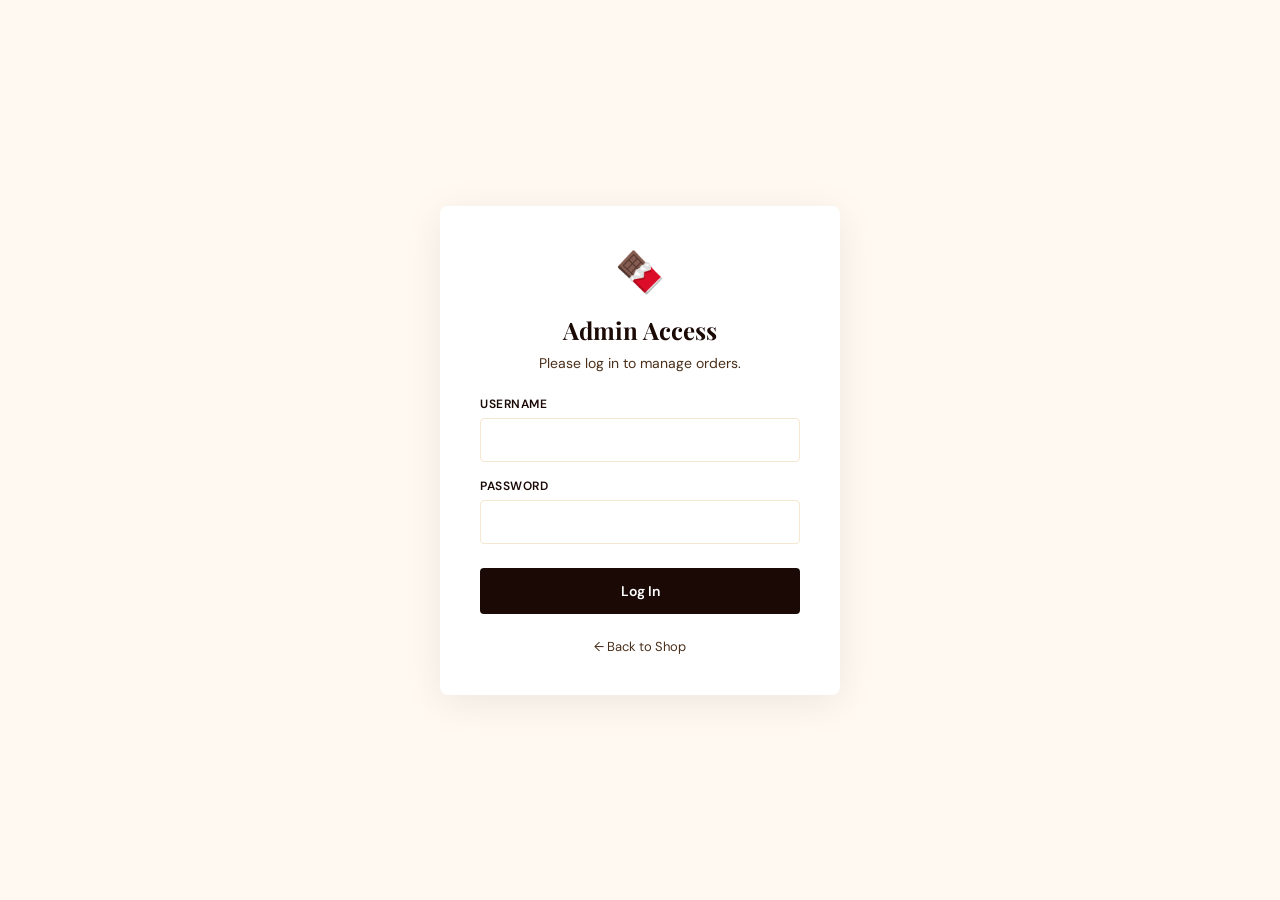
<file: public/admin-login.html>
<!DOCTYPE html>
<html lang="en">

<head>
    <meta charset="UTF-8">
    <meta name="viewport" content="width=device-width, initial-scale=1.0">
    <title>Admin Login — Brownie Bliss</title>
    <link rel="icon" type="image/png" href="assets/favicon.png">
    <link rel="stylesheet" href="style.css">
    <link
        href="https://fonts.googleapis.com/css2?family=Playfair+Display:wght@400;600;700&family=DM+Sans:wght@300;400;500;600&display=swap"
        rel="stylesheet">
    <script>
      if (sessionStorage.getItem('adminToken')) {
        window.location.replace('admin.html');
      }
    </script>
    <script>
  (function () {
    try {
      var t = localStorage.getItem('bb_theme') || 'light';
      if (t === 'dark') document.documentElement.classList.add('dark');
    } catch (_) {}
  })();
</script>
    <style>
        body {
            background: var(--cream);
            display: flex;
            align-items: center;
            justify-content: center;
            min-height: 100vh;
            margin: 0;
        }

        .login-box {
            background: var(--white);
            padding: 40px;
            border-radius: 8px;
            box-shadow: 0 8px 40px rgba(26, 9, 5, 0.08);
            width: 100%;
            max-width: 400px;
            text-align: center;
        }

        .login-box h2 {
            font-family: 'Playfair Display', serif;
            color: var(--brown-dark);
            margin-bottom: 8px;
        }

        .login-box p {
            color: var(--text-mid);
            font-size: 14px;
            margin-bottom: 24px;
        }

        .input-group {
            margin-bottom: 16px;
            text-align: left;
        }

        .input-group label {
            display: block;
            font-size: 12px;
            font-weight: 600;
            color: var(--brown-dark);
            margin-bottom: 6px;
            text-transform: uppercase;
            letter-spacing: 0.5px;
        }

        .input-group input {
            width: 100%;
            padding: 12px;
            border: 1px solid var(--cream-dark);
            border-radius: 4px;
            font-family: 'DM Sans', sans-serif;
            font-size: 14px;
            outline: none;
            transition: border-color 0.2s;
        }

        .input-group input:focus {
            border-color: var(--gold);
        }

        .login-btn {
            width: 100%;
            padding: 14px;
            background: var(--brown-dark);
            color: var(--white);
            border: none;
            border-radius: 4px;
            font-family: 'DM Sans', sans-serif;
            font-size: 14px;
            font-weight: 600;
            cursor: pointer;
            transition: background 0.2s;
            margin-top: 8px;
        }

        .login-btn:hover {
            background: var(--gold);
            color: var(--brown-dark);
        }

        .error-msg {
            color: var(--brand-red);
            font-size: 13px;
            margin-top: 12px;
            display: none;
        }
    </style>
</head>

<body>

    <div class="login-box">
        <div style="font-size: 40px; margin-bottom: 16px;">🍫</div>
        <h2>Admin Access</h2>
        <p>Please log in to manage orders.</p>

        <form id="loginForm">
            <div class="input-group">
                <label>Username</label>
                <input type="text" id="username" required>
            </div>
            <div class="input-group">
                <label>Password</label>
                <input type="password" id="password" required>
            </div>
            <button type="submit" class="login-btn">Log In</button>
            <div class="error-msg" id="errorMsg">Invalid username or password</div>
        </form>

        <div style="margin-top: 24px; font-size: 13px;">
            <a href="index.html" style="color: var(--text-mid); text-decoration: none;">&larr; Back to Shop</a>
        </div>
    </div>

    <script>
        document.getElementById('loginForm').addEventListener('submit', async function (e) {
            e.preventDefault();
            const u = document.getElementById('username').value.trim();
            const p = document.getElementById('password').value;
            const errorMsg = document.getElementById('errorMsg');

            errorMsg.style.display = 'none';

            try {
                const res = await fetch('/api/admin/login', {
                    method: 'POST',
                    headers: { 'Content-Type': 'application/json' },
                    body: JSON.stringify({ username: u, password: p })
                });

                const data = await res.json();
                if (!res.ok || !data.success) {
                    errorMsg.textContent = data.message || 'Invalid username or password';
                    errorMsg.style.display = 'block';
                    return;
                }

                sessionStorage.setItem('adminToken', data.token);
                sessionStorage.setItem('adminLoggedIn', 'true');
                window.location.replace('admin.html');
            } catch (err) {
                errorMsg.textContent = 'Login failed. Please try again.';
                errorMsg.style.display = 'block';
            }
        });
    </script>
</body>

</html>
</file>
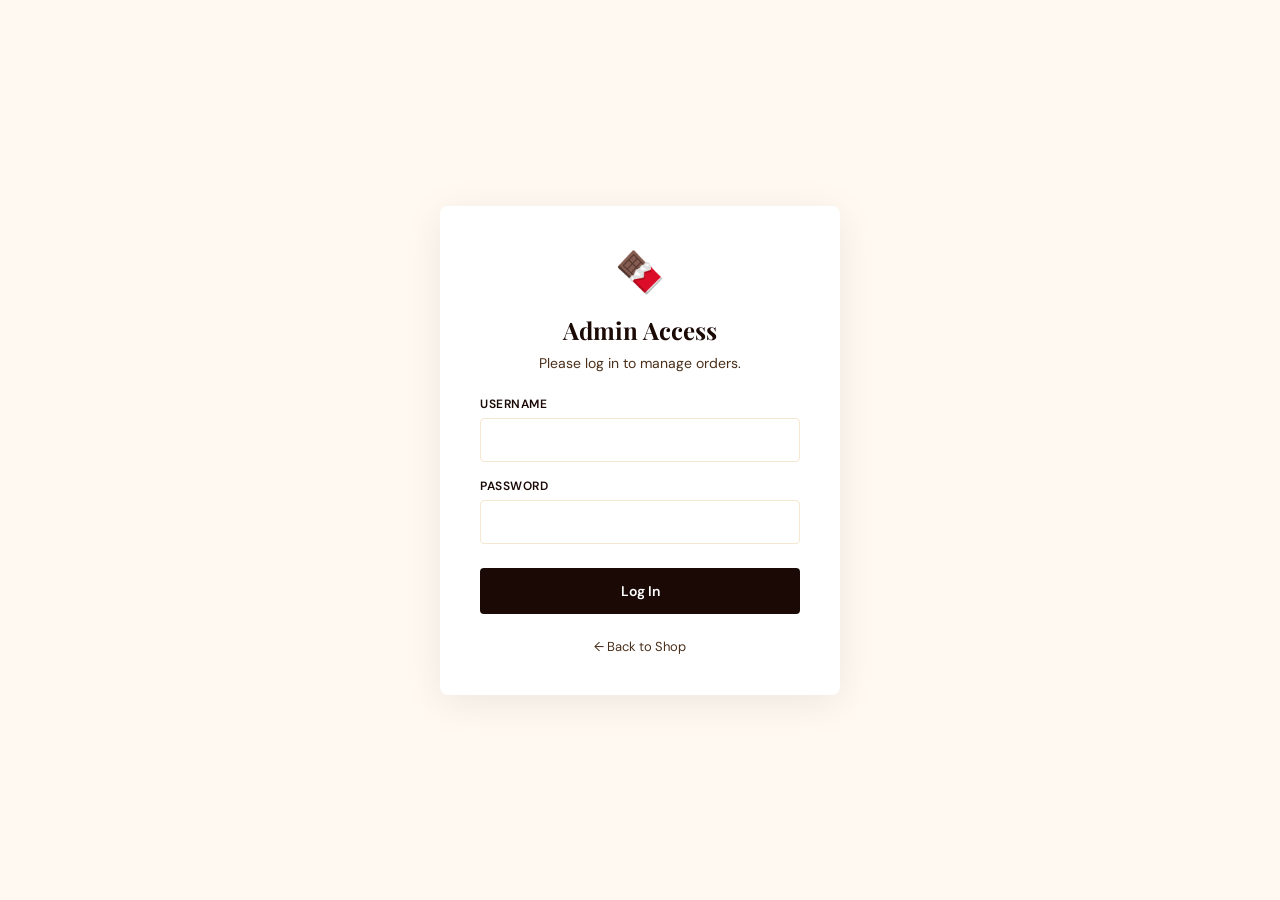
<file: public/admin.html>
<!DOCTYPE html>
<html lang="en">

<head>
  <meta charset="UTF-8">
  <meta name="viewport" content="width=device-width, initial-scale=1.0">
  <title>Admin Panel — Brownie Bliss</title>
  <link rel="stylesheet" href="style.css">
  <link
    href="https://fonts.googleapis.com/css2?family=Playfair+Display:wght@400;600;700&family=DM+Sans:wght@300;400;500;600&display=swap"
    rel="stylesheet">
  <script>
    if (sessionStorage.getItem('adminLoggedIn') !== 'true' || !sessionStorage.getItem('adminToken')) {
      window.location.href = 'admin-login.html';
    }
    function logoutAdmin() {
      sessionStorage.removeItem('adminLoggedIn');
      sessionStorage.removeItem('adminToken');
      window.location.href = 'admin-login.html';
    }
  </script>
  <script>
  (function () {
    try {
      var t = localStorage.getItem('bb_theme') || 'light';
      if (t === 'dark') document.documentElement.classList.add('dark');
    } catch (_) {}
  })();
</script>
</head>

<body class="admin-page">

  <!-- ADMIN NAV -->
  <nav class="admin-nav" style="display:flex;justify-content:space-between;align-items:center;">
    <div style="display:flex;align-items:center;gap:12px">
      <span style="font-size:24px">🍫</span>
      <div>
        <div class="brand-name" style="font-family:'Playfair Display',serif;display:flex;align-items:center;gap:8px;">
          Brownie Bliss
          <span class="admin-badge" style="margin:0;padding:2px 8px;font-size:10px;">ADMIN</span>
        </div>
        <div style="font-size:11px;opacity:0.6;letter-spacing:1px">Admin Panel</div>
      </div>
    </div>
    <div style="display:flex;align-items:center;gap:16px">
      <button onclick="toggleSidebar()"
        style="background:none;border:none;color:white;font-size:24px;cursor:pointer;line-height:1;">
        ☰
      </button>
    </div>
  </nav>

  <!-- SIDEBAR MENU -->
  <div class="sidebar-overlay" id="sidebarOverlay" onclick="toggleSidebar()"></div>
  <aside class="admin-sidebar" id="adminSidebar">
    <div class="sidebar-header">
      <div style="display:flex;align-items:center;gap:12px">
        <span style="font-size:24px">🍫</span>
        <div class="brand-name" style="font-family:'Playfair Display',serif;color:white;font-size:20px;">Menu</div>
      </div>
      <button onclick="toggleSidebar()"
        style="background:none;border:none;color:white;font-size:20px;cursor:pointer;">✕</button>
    </div>
    <div class="sidebar-links">
      <a href="index.html" class="sidebar-nav-btn" style="text-decoration:none;">← View Shop</a>
      <button onclick="switchTab('orders')" id="tabOrders" class="sidebar-nav-btn active">Orders</button>
      <button onclick="switchTab('products')" id="tabProducts" class="sidebar-nav-btn">Products & Pricing</button>
      <button onclick="refreshOrders()" class="sidebar-nav-btn">⟳ Refresh Data</button>
    </div>
    <div class="sidebar-footer">
      <button onclick="logoutAdmin()" class="sidebar-nav-btn" style="color:#e53e3e;">Logout</button>
    </div>
  </aside>

  <div class="admin-body">

    <!-- STATS -->
    <div id="ordersSection">
      <div class="stats-grid" id="statsGrid">
        <div class="stat-card">
          <div class="stat-label">Total Orders <span class="stat-icon">📋</span></div>
          <div class="stat-value" id="statTotal">—</div>
        </div>
        <div class="stat-card">
          <div class="stat-label">Pending Orders <span class="stat-icon">⏳</span></div>
          <div class="stat-value" id="statPending">—</div>
        </div>
        <div class="stat-card">
          <div class="stat-label">Confirmed / Paid <span class="stat-icon">✅</span></div>
          <div class="stat-value" id="statPaid">—</div>
        </div>
        <div class="stat-card">
          <div class="stat-label">Total Revenue <span class="stat-icon">💰</span></div>
          <div class="stat-value" id="statRevenue">—</div>
        </div>
      </div>

      <!-- ORDERS TABLE -->
      <div class="orders-panel">
        <div class="panel-head">
          <div class="panel-title-group">
            <h2>All Orders</h2>
            <button onclick="exportCSV()" class="btn-confirm btn-export">Export CSV</button>
          </div>
          <div class="orders-filter">
            <button class="of-btn active" onclick="filterOrders('all',this)">All</button>
            <button class="of-btn" onclick="filterOrders('pending',this)">⏳ Pending</button>
            <button class="of-btn" onclick="filterOrders('payment_confirmed',this)">✅ Payment Confirmed</button>
            <button class="of-btn" onclick="filterOrders('preparing',this)">👨‍🍳 Baking / Preparing</button>
            <button class="of-btn" onclick="filterOrders('out_for_delivery',this)">🚚 Out for Delivery</button>
            <button class="of-btn" onclick="filterOrders('completed',this)">Completed</button>
            <button class="of-btn" onclick="filterOrders('cancelled',this)">❌ Cancelled</button>
          </div>
        </div>
        <div class="table-container" style="overflow-x:auto">
          <table class="orders-table">
            <thead>
              <tr>
                <th>Order ID</th>
                <th>Customer</th>
                <th>Items</th>
                <th>Total</th>
                <th>Payment</th>
                <th>Order Status</th>
                <th>Date & Time</th>
                <th>Actions</th>
              </tr>
            </thead>
            <tbody id="ordersTableBody">
              <tr>
                <td colspan="8" style="text-align:center;padding:40px;color:#aaa;">Loading orders...</td>
              </tr>
            </tbody>
          </table>
        </div>
      </div>
    </div>

    <!-- PRODUCTS TABLE -->
    <div class="orders-panel" id="productsSection" style="display:none;">
      <div class="panel-head" style="display:flex;justify-content:space-between;align-items:center;">
        <h2>Products & Pricing</h2>
        <button onclick="openAddProductModal()" class="btn-confirm"
          style="padding:10px 20px; font-size:14px; border-radius:30px; background:var(--gold); color:var(--brown-dark);">+
          Add New Product</button>
      </div>
      <div style="overflow-x:auto">
        <table class="orders-table">
          <thead>
            <tr>
              <th>Image</th>
              <th>Name</th>
              <th>Category</th>
              <th>Price (₹)</th>
              <th>Actions</th>
            </tr>
          </thead>
          <tbody id="productsTableBody">
            <tr>
              <td colspan="5" style="text-align:center;padding:40px;color:#aaa;">Loading products...</td>
            </tr>
          </tbody>
        </table>
      </div>
    </div>

  </div>

  <!-- ORDER DETAIL MODAL -->
  <div class="detail-modal-overlay" id="detailOverlay">
    <div class="detail-modal">
      <div class="detail-modal-head">
        <div>
          <h3 id="detailOrderId">Order Details</h3>
          <div id="detailDate" style="font-size:12px;color:#888;margin-top:4px"></div>
        </div>
        <button onclick="closeDetail()"
          style="background:none;border:none;font-size:20px;cursor:pointer;color:#888">✕</button>
      </div>
      <div class="detail-modal-body" id="detailBody"></div>
      <div class="detail-modal-foot" id="detailFoot"></div>
    </div>
  </div>

  <!-- RECEIPT MODAL -->
  <div class="detail-modal-overlay" id="receiptOverlay">
    <div class="detail-modal">
      <div class="detail-modal-head">
        <h3>🧾 Order Receipt</h3>
        <div style="display:flex;gap:8px;align-items:center">
          <button onclick="printReceipt()"
            style="background:var(--brown);color:white;border:none;padding:7px 16px;border-radius:6px;font-size:13px;cursor:pointer;font-weight:600">🖨️
            Print</button>
          <button onclick="closeReceipt()"
            style="background:none;border:none;font-size:20px;cursor:pointer;color:#888">✕</button>
        </div>
      </div>
      <div class="detail-modal-body" id="receiptBody"></div>
    </div>
  </div>

  <!-- ADD PRODUCT MODAL -->
  <div class="detail-modal-overlay" id="addProductOverlay">
    <div class="detail-modal">
      <div class="detail-modal-head">
        <h3>➕ Add New Product</h3>
        <button onclick="closeAddProductModal()"
          style="background:none;border:none;font-size:24px;cursor:pointer;color:#888">✕</button>
      </div>
      <div class="detail-modal-body" style="padding:24px;">
        <div style="display:grid;gap:16px;">
          <div>
            <label
              style="display:block;font-size:12px;color:#888;margin-bottom:6px;text-transform:uppercase;letter-spacing:1px;">Product
              Type</label>
            <select id="newProdType"
              style="width:100%;padding:10px;border:1px solid #ddd;border-radius:6px;font-family:'DM Sans';">
              <option value="standard">Standard (Brownies, Cakes, etc.)</option>
              <option value="birthday">Birthday Cake Base</option>
            </select>
          </div>
          <div>
            <label
              style="display:block;font-size:12px;color:#888;margin-bottom:6px;text-transform:uppercase;letter-spacing:1px;">Product
              Name</label>
            <input type="text" id="newProdName" placeholder="e.g. Mint Choco Brownie"
              style="width:100%;padding:10px;border:1px solid #ddd;border-radius:6px;font-family:'DM Sans';">
          </div>
          <div id="categoryGroup">
            <label
              style="display:block;font-size:12px;color:#888;margin-bottom:6px;text-transform:uppercase;letter-spacing:1px;">Category</label>
            <select id="newProdCategory"
              style="width:100%;padding:10px;border:1px solid #ddd;border-radius:6px;font-family:'DM Sans';">
              <option value="cakes">Cakes</option>
              <option value="brownies" selected>Brownies</option>
              <option value="cookies">Cookies</option>
              <option value="desserts">Desserts</option>
            </select>
          </div>
          <div style="display:grid;grid-template-columns:1fr 1fr;gap:16px;">
            <div>
              <label
                style="display:block;font-size:12px;color:#888;margin-bottom:6px;text-transform:uppercase;letter-spacing:1px;">Price
                (₹)</label>
              <input type="number" id="newProdPrice" placeholder="0"
                style="width:100%;padding:10px;border:1px solid #ddd;border-radius:6px;font-family:'DM Sans';">
            </div>
            <div>
              <label
                style="display:block;font-size:12px;color:#888;margin-bottom:6px;text-transform:uppercase;letter-spacing:1px;">Emoji</label>
              <input type="text" id="newProdEmoji" placeholder="🍫"
                style="width:100%;padding:10px;border:1px solid #ddd;border-radius:6px;font-family:'DM Sans';">
            </div>
          </div>
          <div>
            <label
              style="display:block;font-size:12px;color:#888;margin-bottom:6px;text-transform:uppercase;letter-spacing:1px;">Image
              URL</label>
            <input type="text" id="newProdImg" placeholder="https://..."
              style="width:100%;padding:10px;border:1px solid #ddd;border-radius:6px;font-family:'DM Sans';">
          </div>
          <button onclick="submitNewProduct()" class="btn-confirm"
            style="margin-top:10px;padding:14px;font-size:14px;border-radius:6px;">Add Product to Menu</button>
        </div>
      </div>
    </div>
  </div>

  <!-- TOAST -->
  <div class="toast" id="toast"></div>

  <script>
    const API = '/api'; // Using relative path for better compatibility
    const adminToken = sessionStorage.getItem('adminToken');
    if (!adminToken) {
      window.location.href = 'admin-login.html';
    }

    function clearAdminSession() {
      sessionStorage.removeItem('adminLoggedIn');
      sessionStorage.removeItem('adminToken');
    }

    async function authFetch(url, options = {}) {
      const headers = { ...(options.headers || {}) };

      if (!headers.Authorization) {
        headers.Authorization = `Bearer ${adminToken}`;
      }

      const res = await fetch(url, { ...options, headers });

      if (res.status === 401 || res.status === 403) {
        clearAdminSession();
        window.location.replace('admin-login.html');
        throw new Error('Session expired. Redirecting to login.');
      }

      return res;
    }
    let allOrders = [];
    let currentFilter = 'all';
    let allProducts = [];

    const statusLabels = {
      pending: '⏳ Pending',
      payment_confirmed: '✅ Payment Confirmed',
      preparing: '👨‍🍳 Baking / Preparing',
      out_for_delivery: '🚚 Out for Delivery',
      completed: 'Completed',
      cancelled: '❌ Cancelled',
      confirmed: '✅ Payment Confirmed',
      delivered: 'Completed'
    };

    function getStatusLabel(status) {
      return statusLabels[status] || status;
    }

    // ─── SIDEBAR & TAB SWITCHING ───────────────────────────────────────────────────
    function toggleSidebar() {
      document.getElementById('adminSidebar').classList.toggle('open');
      document.getElementById('sidebarOverlay').classList.toggle('open');
    }

    function switchTab(tab) {
      if (tab === 'orders') {
        document.getElementById('ordersSection').style.display = 'block';
        document.getElementById('productsSection').style.display = 'none';
        document.getElementById('tabOrders').classList.add('active');
        document.getElementById('tabProducts').classList.remove('active');
        loadOrders();
        loadStats();
      } else {
        document.getElementById('ordersSection').style.display = 'none';
        document.getElementById('productsSection').style.display = 'block';
        document.getElementById('tabProducts').classList.add('active');
        document.getElementById('tabOrders').classList.remove('active');
        loadProducts();
      }

      // Close sidebar after switching tabs on mobile/desktop
      document.getElementById('adminSidebar').classList.remove('open');
      document.getElementById('sidebarOverlay').classList.remove('open');
    }

    // ─── LOAD STATS ────────────────────────────────────────────────────────────────
    async function loadStats() {
      try {
        const res = await authFetch(`${API}/stats`);
        const data = await res.json();
        if (data.success) {
          const s = data.stats;
          document.getElementById('statTotal').textContent = s.total_orders || 0;
          document.getElementById('statPending').textContent = s.pending_orders || 0;
          document.getElementById('statPaid').textContent = s.paid_orders || 0;
          document.getElementById('statRevenue').textContent = `₹${(s.total_revenue || 0).toLocaleString('en-IN')}`;
        }
      } catch (e) { console.error(e); }
    }

    // ─── LOAD ORDERS ───────────────────────────────────────────────────────────────
    async function loadOrders() {
      try {
        const res = await authFetch(`${API}/orders`);
        const data = await res.json();
        if (data.success) {
          allOrders = data.orders;
          renderOrders(currentFilter);
        }
      } catch (e) {
        document.getElementById('ordersTableBody').innerHTML =
          '<tr><td colspan="8" style="text-align:center;padding:40px;color:#e53e3e">⚠️ Cannot connect to server. Make sure the backend is running.</td></tr>';
      }
    }

    function refreshOrders() {
      loadStats();
      loadOrders();
      showToast('Refreshed!');
    }

    function filterOrders(filter, el) {
      currentFilter = filter;
      document.querySelectorAll('.of-btn').forEach(b => b.classList.remove('active'));
      el.classList.add('active');
      renderOrders(filter);
    }

    function renderOrders(filter) {
      let orders = allOrders;
      if (filter !== 'all') {
        orders = allOrders.filter(o => o.status === filter || o.payment_status === filter);
      }

      const tbody = document.getElementById('ordersTableBody');
      if (orders.length === 0) {
        tbody.innerHTML = `<tr><td colspan="8" style="text-align:center;padding:40px;color:#aaa">No orders found</td></tr>`;
        return;
      }

      tbody.innerHTML = orders.map(o => {
        const items = Array.isArray(o.items) ? o.items : JSON.parse(o.items || '[]');
        const itemsSummary = items.map(i => `${i.emoji || '🍫'}${i.name} ×${i.qty}`).join(', ');
        const dt = new Date(o.created_at);
        const dateStr = dt.toLocaleDateString('en-IN', { day: '2-digit', month: 'short', year: 'numeric' });
        const timeStr = dt.toLocaleTimeString('en-IN', { hour: '2-digit', minute: '2-digit' });

        return `<tr>
      <td><div class="order-id">${o.order_id}</div></td>
      <td>
        <div class="customer-name">${o.customer_name}</div>
        <div class="customer-phone">📱 +91 ${o.phone}</div>
      </td>
      <td style="font-size:12px;max-width:200px;white-space:nowrap;overflow:hidden;text-overflow:ellipsis">${itemsSummary}</td>
      <td style="font-weight:700;color:var(--brown-light)">₹${o.total.toLocaleString('en-IN')}</td>
      <td><span class="status-pill ${o.payment_status === 'paid' ? 'pay-paid' : 'pay-unpaid'}">${o.payment_status === 'paid' ? '✅ Paid' : '⏳ Unpaid'}</span></td>
      <td>
        <select class="status-select" onchange="updateStatus('${o.order_id}',this.value)" 
          style="font-size:12px;padding:4px 8px;border:1px solid #ddd;border-radius:6px;cursor:pointer">
          <option value="pending" ${o.status === 'pending' ? 'selected' : ''}>⏳ Pending</option>
          <option value="payment_confirmed" ${o.status === 'payment_confirmed' || o.status === 'confirmed' ? 'selected' : ''}>✅ Payment Confirmed</option>
          <option value="preparing" ${o.status === 'preparing' ? 'selected' : ''}>👨‍🍳 Baking / Preparing</option>
          <option value="out_for_delivery" ${o.status === 'out_for_delivery' ? 'selected' : ''}>🚚 Out for Delivery</option>
          <option value="completed" ${o.status === 'completed' || o.status === 'delivered' ? 'selected' : ''}>Completed</option>
          <option value="cancelled" ${o.status === 'cancelled' ? 'selected' : ''}>❌ Cancelled</option>
        </select>
      </td>
      <td style="font-size:12px;color:#888">${dateStr}<br>${timeStr}</td>
      <td>
        <div class="action-row">
          ${o.payment_status !== 'paid' && o.status !== 'cancelled' ? `<button class="btn-confirm" onclick="confirmPayment('${o.order_id}')">✅ Confirm Payment</button>` : o.payment_status === 'paid' ? `<button class="btn-view" onclick="viewReceipt('${o.order_id}')">🧾 Receipt</button>` : ''}
          <button class="btn-view" onclick="viewOrder('${o.order_id}')">👁 View</button>
          ${o.status !== 'cancelled' && o.status !== 'completed' && o.status !== 'delivered' ? `<button class="btn-view" onclick="cancelOrder('${o.order_id}')" style="background:#dc3545;color:white;border:none">❌ Cancel</button>` : ''}
        </div>
      </td>
    </tr>`;
      }).join('');
    }

    // ─── CONFIRM PAYMENT ───────────────────────────────────────────────────────────
    async function confirmPayment(orderId) {
      if (!confirm(`Confirm payment received for order ${orderId}?`)) return;

      try {
        const res = await authFetch(`${API}/orders/${orderId}/confirm-payment`, {
          method: 'PATCH',
          headers: { 'Content-Type': 'application/json' },
          body: JSON.stringify({ notes: 'Payment confirmed via WhatsApp' })
        });
        const data = await res.json();
        if (data.success) {
          showToast('✅ Payment confirmed!');
          loadStats();
          loadOrders();
          // Ask to view receipt
          setTimeout(() => {
            if (confirm('Payment confirmed! 🎉\nGenerate receipt for customer?')) {
              viewReceipt(orderId);
            }
          }, 500);
        }
      } catch (e) {
        showToast('Error confirming payment');
      }
    }

    // ─── UPDATE STATUS ─────────────────────────────────────────────────────────────
    async function updateStatus(orderId, status) {
      try {
        await authFetch(`${API}/orders/${orderId}/status`, {
          method: 'PATCH',
          headers: { 'Content-Type': 'application/json' },
          body: JSON.stringify({ status })
        });
        showToast(`Status updated to "${getStatusLabel(status)}"`);
        loadOrders();
      } catch (e) {
        showToast('Error updating status');
      }
    }

    // ─── CANCEL ORDER ─────────────────────────────────────────────────────────────
    async function cancelOrder(orderId) {
      if (!confirm(`Are you sure you want to cancel order ${orderId}?`)) return;
      try {
        const res = await authFetch(`${API}/orders/${orderId}/status`, {
          method: 'PATCH',
          headers: { 'Content-Type': 'application/json' },
          body: JSON.stringify({ status: 'cancelled' })
        });
        const data = await res.json();
        if (data.success) {
          showToast('❌ Order cancelled');
          loadOrders();
        }
      } catch (e) {
        showToast('Error cancelling order');
      }
    }

    // ─── VIEW ORDER DETAIL ─────────────────────────────────────────────────────────
    function viewOrder(orderId) {
      const order = allOrders.find(o => o.order_id === orderId);
      if (!order) return;

      const items = Array.isArray(order.items) ? order.items : JSON.parse(order.items || '[]');
      const dt = new Date(order.created_at);

      document.getElementById('detailOrderId').textContent = `Order: ${order.order_id}`;
      document.getElementById('detailDate').textContent = dt.toLocaleString('en-IN', { dateStyle: 'full', timeStyle: 'short' });

      document.getElementById('detailBody').innerHTML = `
    <div class="info-grid">
      <div class="info-item"><label>Customer Name</label><span>${order.customer_name}</span></div>
      <div class="info-item"><label>Phone</label><span>+91 ${order.phone}</span></div>
      <div class="info-item" style="grid-column:span 2"><label>Delivery Address</label><span>${order.address}, ${order.city} - ${order.pincode}</span></div>
      <div class="info-item"><label>Payment</label><span class="status-pill ${order.payment_status === 'paid' ? 'pay-paid' : 'pay-unpaid'}" style="font-size:12px">${order.payment_status === 'paid' ? '✅ Paid' : '⏳ Unpaid'}</span></div>
      <div class="info-item"><label>Order Status</label><span>${getStatusLabel(order.status)}</span></div>
      ${order.confirmed_at ? `<div class="info-item" style="grid-column:span 2"><label>Confirmed At</label><span>${new Date(order.confirmed_at).toLocaleString('en-IN')}</span></div>` : ''}
    </div>
    <div class="items-list">
      <h4>Items Ordered</h4>
      ${items.map(i => `<div class="item-row"><span>${i.emoji || '🍫'} ${i.name} × ${i.qty}</span><span>₹${i.price * i.qty}</span></div>`).join('')}
      <div class="items-total"><span>Total</span><span>₹${order.total.toLocaleString('en-IN')}</span></div>
    </div>
  `;

      document.getElementById('detailFoot').innerHTML = order.payment_status !== 'paid'
        ? `<button class="btn-confirm" style="width:100%;padding:12px;font-size:14px" onclick="confirmPayment('${order.order_id}');closeDetail()">✅ Confirm Payment Received</button>`
        : `<button class="btn-view" style="width:100%;padding:12px;font-size:14px" onclick="closeDetail();viewReceipt('${order.order_id}')">🧾 Generate Receipt</button>`;

      document.getElementById('detailOverlay').classList.add('open');
    }

    function closeDetail() { document.getElementById('detailOverlay').classList.remove('open'); }

    // ─── RECEIPT ───────────────────────────────────────────────────────────────────
    function viewReceipt(orderId) {
      const order = allOrders.find(o => o.order_id === orderId);
      if (!order) return;

      const items = Array.isArray(order.items) ? order.items : JSON.parse(order.items || '[]');
      const orderDate = new Date(order.created_at).toLocaleDateString('en-IN', { day: '2-digit', month: 'long', year: 'numeric' });
      const confirmedDate = order.confirmed_at ? new Date(order.confirmed_at).toLocaleString('en-IN', { dateStyle: 'medium', timeStyle: 'short' }) : '—';
      const isPaid = order.payment_status === 'paid';

      document.getElementById('receiptBody').innerHTML = `
    <div class="receipt-container">
      <div class="receipt-head">
        <div style="font-size:36px;margin-bottom:8px">🍫</div>
        <h2>Brownie Bliss</h2>
        <p>Premium Bakery Receipt</p>
      </div>
      <div class="receipt-body">
        <div class="receipt-row"><span>Receipt No.</span><strong>${order.order_id}</strong></div>
        <div class="receipt-row"><span>Date</span><strong>${orderDate}</strong></div>
        <hr class="receipt-divider">
        <div class="receipt-row"><span>Customer</span><strong>${order.customer_name}</strong></div>
        <div class="receipt-row"><span>Phone</span><strong>+91 ${order.phone}</strong></div>
        <div class="receipt-row"><span>Delivery Address</span><strong>${order.address}, ${order.city} - ${order.pincode}</strong></div>
        <div class="receipt-row"><span>Order Status</span><strong>${getStatusLabel(order.status)}</strong></div>
        <hr class="receipt-divider">
        ${items.map(i => `
          <div class="receipt-row">
            <span>${i.emoji || '🍫'} ${i.name} × ${i.qty}</span>
            <strong>₹${(i.price * i.qty).toLocaleString('en-IN')}</strong>
          </div>
        `).join('')}
        <div class="receipt-row total"><span>TOTAL AMOUNT</span><strong>₹${order.total.toLocaleString('en-IN')}</strong></div>
        <hr class="receipt-divider">
        <div class="receipt-row"><span>Payment Status</span><strong style="color:${isPaid ? '#198754' : '#b7791f'}">${isPaid ? '✅ PAID' : '⏳ UNPAID'}</strong></div>
        <div class="receipt-row"><span>Payment Confirmed</span><strong>${confirmedDate}</strong></div>
        ${isPaid ? `<div style="text-align:center;margin-top:16px">
          <div class="receipt-stamp">PAID</div>
        </div>` : ''}
      </div>
      <div class="receipt-foot">
        Thank you for choosing Brownie Bliss! 🍫<br>
        We hope you enjoy every bite. See you again!<br>
        <span style="opacity:0.5;font-size:11px">contact@browniebliss.in · +91 98765 43210</span>
      </div>
    </div>
  `;

      document.getElementById('receiptOverlay').classList.add('open');
    }

    function closeReceipt() { document.getElementById('receiptOverlay').classList.remove('open'); }

    function printReceipt() {
      const content = document.getElementById('receiptBody').innerHTML;
      const win = window.open('', '_blank', 'width=560,height=800');
      win.document.write(`
    <!DOCTYPE html>
    <html>
    <head>
      <title>Receipt — Brownie Bliss</title>
      <link href="https://fonts.googleapis.com/css2?family=Playfair+Display:wght@400;700&family=DM+Sans:wght@400;600&display=swap" rel="stylesheet">
      <link rel="stylesheet" href="style.css">
      <style>
        body{background:white;padding:20px}
        .print-action{display:block;margin:16px auto;padding:10px 24px;background:#3b1a08;color:white;border:none;border-radius:6px;cursor:pointer;font-size:14px;font-weight:600}
        @media print{.no-print,.print-action{display:none!important}body{padding:0}.receipt-container{box-shadow:none!important}}
      </style>
    </head>
    <body>${content}<br><button class="print-action" onclick="window.print()">🖨️ Print Receipt</button></body>
    </html>
  `);
      win.document.close();
    }

    //export csv for orders
    async function exportCSV() {
      try {
        const res = await authFetch(`${API}/orders`);
        const data = await res.json();
        if (data.success) {
          // Just extracting the array of data
          const ordersDataArray = data.orders.map(o => ({
            orderId: o.order_id,
            date: o.created_at,
            price: o.total,
            customer: o.customer_name,
            phone: o.phone,
            items: o.items,
            status: o.status,
            payment_status: o.payment_status
          }));
          let csv = `Order ID,Date,Price,Customer,Phone,Items,Status,Payment Status\n`;
          ordersDataArray.forEach((order) => {
            const itemsList = typeof order.items === 'string' ? JSON.parse(order.items) : order.items;
            const itemsStr = `"${itemsList.map(i => `${i.name} x${i.qty}`).join(', ')}"`;
            csv += `${order.orderId},${order.date},${order.price},${order.customer},${order.phone},${itemsStr},${order.status},${order.payment_status}\n`;
          });

          //create blob
          const blob = new Blob([csv], { type: "text/csv" });
          //create download link
          const url = window.URL.createObjectURL(blob);
          const a = document.createElement("a");
          a.href = url;
          a.download = "orders.csv";

          document.body.appendChild(a);
          a.click();
          document.body.removeChild(a);
          window.URL.revokeObjectURL(url);
          return ordersDataArray;
        }
      } catch (e) {
        console.error('Error fetching orders for export', e);
      }
    }


    // ─── PRODUCTS ──────────────────────────────────────────────────────────────────
    async function loadProducts() {
      try {
        const res = await authFetch(`${API}/products`);
        const data = await res.json();
        if (data.success) {
          allProducts = data.products;
          renderProducts();
        }
      } catch (e) {
        document.getElementById('productsTableBody').innerHTML =
          '<tr><td colspan="5" style="text-align:center;padding:40px;color:#e53e3e">⚠️ Cannot load products.</td></tr>';
      }
    }

    function renderProducts() {
      const tbody = document.getElementById('productsTableBody');
      if (allProducts.length === 0) {
        tbody.innerHTML = `<tr><td colspan="5" style="text-align:center;padding:40px;color:#aaa">No products found</td></tr>`;
        return;
      }

      tbody.innerHTML = allProducts.map(p => `
        <tr>
          <td>
            <div>
              <img src="${p.img}" alt="${p.name}" style="width:50px;height:50px;object-fit:cover;border-radius:4px;">
            </div>
          </td>
          <td style="font-weight:600;color:var(--brown-dark)">
            <div id="name_view_${p._id}">
              ${p.emoji || ''} ${p.name}
              <button onclick="toggleEditProduct('${p._id}')" class="btn-outline" style="padding:2px 6px;font-size:10px;margin-left:8px;border:1px solid #ddd;">✎</button>
            </div>
            <div id="name_edit_${p._id}" style="display:none;">
              <input type="text" id="input_name_${p._id}" value="${p.name}" style="width:140px;padding:6px;border:1px solid #ddd;border-radius:4px;font-family:'DM Sans';font-size:12px;">
            </div>
          </td>
          <td style="text-transform:uppercase;font-size:12px;letter-spacing:1px;color:#888;">${p.type === 'birthday' ? 'Birthday Cake' : p.category}</td>
          <td>
            <div style="display:flex;align-items:center;gap:4px;">
              <span style="color:#888;font-size:14px;">₹</span>
              <input type="number" id="price_${p._id}" value="${p.price}" style="width:80px;padding:6px;border:1px solid #ddd;border-radius:4px;font-family:'DM Sans';font-weight:600;">
            </div>
          </td>
          <td>
            <div style="display:flex;align-items:center;gap:8px;">
              <button onclick="saveProduct('${p._id}')" class="btn-confirm" style="padding:6px 14px;font-size:12px;">Save</button>
              <button onclick="deleteProduct('${p._id}')" style="background:#dc3545;color:white;padding:6px 14px;border:none;border-radius:6px;cursor:pointer;font-family:'DM Sans';font-size:12px;font-weight:600;" title="Delete Product">🗑️</button>
            </div>
          </td>
        </tr>
      `).join('');
    }

    function toggleEditProduct(id) {
      const nameView = document.getElementById(`name_view_${id}`);
      const nameEdit = document.getElementById(`name_edit_${id}`);

      const isEditing = nameEdit.style.display === 'block';

      if (isEditing) {
        nameView.style.display = 'block';
        nameEdit.style.display = 'none';
      } else {
        nameView.style.display = 'none';
        nameEdit.style.display = 'block';
      }
    }

    async function saveProduct(id) {
      const priceInput = document.getElementById(`price_${id}`);
      const newPrice = Number(priceInput.value);

      const payload = { price: newPrice };

      // Optional fields if they are being displayed/edited
      const nameInput = document.getElementById(`input_name_${id}`);
      if (nameInput) payload.name = nameInput.value;

      if (isNaN(newPrice) || newPrice < 0) {
        showToast('Invalid price');
        return;
      }

      try {
        const res = await authFetch(`${API}/products/${id}`, {
          method: 'PATCH',
          headers: { 'Content-Type': 'application/json' },
          body: JSON.stringify(payload)
        });
        const data = await res.json();
        if (data.success) {
          showToast('✅ Price updated!');
          loadProducts(); // Refresh the list
        } else {
          showToast('Failed to update price');
        }
      } catch (e) {
        showToast('Error updating details');
      }
    }

    async function deleteProduct(id) {
      if (!id) return showToast('Invalid Product ID');
      if (!confirm('Are you sure you want to permanently delete this product?')) return;

      try {
        console.log(`Frontend: Requesting delete for ${id}`);
        const res = await authFetch(`${API}/products/${id}`, {
          method: 'DELETE',
          headers: { 'Content-Type': 'application/json' }
        });
        const data = await res.json();
        if (data.success) {
          showToast('🗑️ Product deleted');
          loadProducts(); // refresh table
        } else {
          showToast('Failed: ' + (data.message || 'Unknown error'));
        }
      } catch (e) {
        console.error('Delete error:', e);
        showToast('Error deleting product. Check console.');
      }
    }

    // ─── ADD PRODUCT ─────────────────────────────────────────────────────────────
    function openAddProductModal() {
      document.getElementById('addProductOverlay').classList.add('open');
    }

    function closeAddProductModal() {
      document.getElementById('addProductOverlay').classList.remove('open');
    }

    async function submitNewProduct() {
      const type = document.getElementById('newProdType').value;
      const name = document.getElementById('newProdName').value;
      const category = document.getElementById('newProdCategory').value;
      const price = Number(document.getElementById('newProdPrice').value);
      const emoji = document.getElementById('newProdEmoji').value;
      const img = document.getElementById('newProdImg').value;

      if (!name || isNaN(price) || price < 0) {
        showToast('Please fill in required fields correctly');
        return;
      }

      try {
        const res = await authFetch(`${API}/products`, {
          method: 'POST',
          headers: { 'Content-Type': 'application/json' },
          body: JSON.stringify({ type, name, category: type === 'birthday' ? 'cakes' : category, price, emoji, img })
        });
        const data = await res.json();
        if (data.success) {
          showToast('✅ Product added successfully!');
          closeAddProductModal();
          // Reset form
          document.getElementById('newProdName').value = '';
          document.getElementById('newProdPrice').value = '';
          document.getElementById('newProdImg').value = '';
          loadProducts(); // refresh table
        } else {
          showToast('Failed to add product');
        }
      } catch (e) {
        showToast('Error adding product');
      }
    }

    // ─── TOAST ─────────────────────────────────────────────────────────────────────
    function showToast(msg) {
      const t = document.getElementById('toast');
      t.textContent = msg;
      t.classList.add('show');
      setTimeout(() => t.classList.remove('show'), 3000);
    }

    // ─── INIT ──────────────────────────────────────────────────────────────────────
    loadStats();
    loadOrders();

    // Auto refresh every 30 seconds
    setInterval(() => { loadStats(); loadOrders(); }, 30000);
  </script>
</body>

</html>
</file>
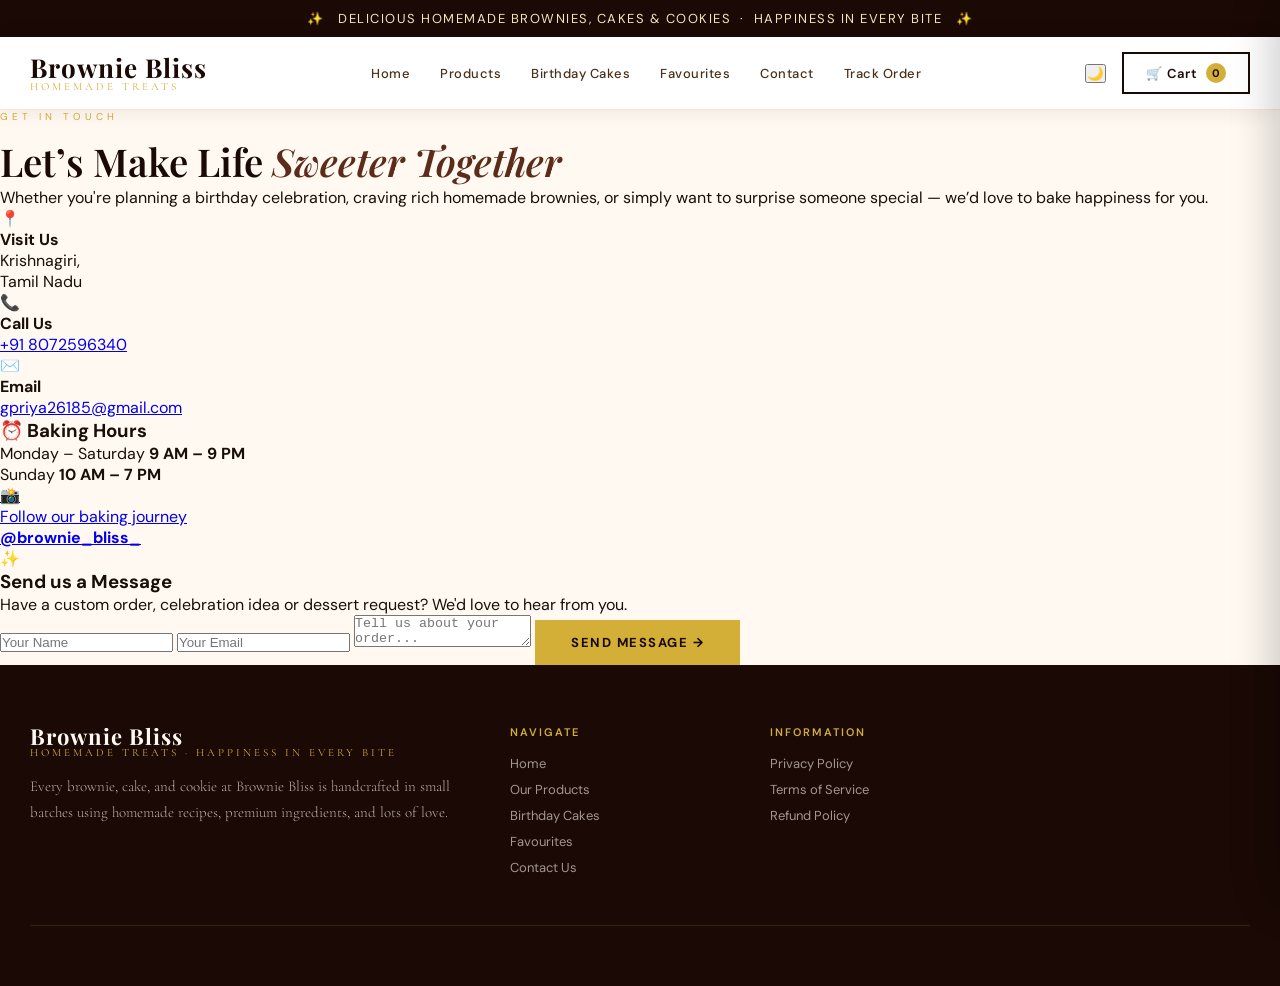
<file: public/contact.html>
<!DOCTYPE html>
<html lang="en">

<head>
  <meta charset="UTF-8">
  <meta name="viewport" content="width=device-width, initial-scale=1.0">
  <title>Contact Us — Brownie Bliss Patisserie</title>
  <link rel="icon" type="image/png" href="assets/favicon.png">
  <link
    href="https://fonts.googleapis.com/css2?family=Playfair+Display:ital,wght@0,400;0,600;0,700;1,400&family=Cormorant+Garamond:wght@300;400;500&family=DM+Sans:wght@300;400;500&display=swap"
    rel="stylesheet">
  <link rel="stylesheet" href="style.css">
  <!-- Theme init: sets dark class synchronously before first paint (no flash) -->
  <script>
    (function () {
      try {
        var t = localStorage.getItem('bb_theme') || 'light';
        if (t === 'dark') document.documentElement.classList.add('dark');
      } catch (_) {}
    })();
  </script>
</head>

<body>

  <!-- ANNOUNCEMENT -->
  <div class="announcement">✨ &nbsp; DELICIOUS HOMEMADE BROWNIES, CAKES & COOKIES &nbsp;·&nbsp; HAPPINESS IN EVERY
    BITE &nbsp; ✨</div>

  <!-- HEADER -->
  <header>
    <div class="header-inner">
      <button class="menu-toggle" onclick="toggleMenu()">☰</button>
      <a href="index.html" class="logo">
        <span class="logo-name">Brownie Bliss</span>
        <span class="logo-sub">Homemade Treats</span>
      </a>
      <nav>
        <a href="index.html#home">Home</a>
        <a href="index.html#products">Products</a>
        <a href="index.html#birthday">Birthday Cakes</a>
        <a href="favourites.html">Favourites <span class="nav-count" data-favourites-count style="display:none">0</span></a>
        <a href="index.html#contact">Contact</a>
        <a href="track.html">Track Order</a>
      </nav>

      <div class="header-actions">
        <button id="themeToggleBtn" class="theme-toggle-btn" onclick="toggleTheme()"
          aria-label="Toggle dark mode" title="Toggle dark mode">
          <span id="themeIcon">🌙</span>
        </button>
        <button class="cart-btn" onclick="openCart()">
          🛒 Cart
          <span class="cart-count" id="cartBadge">0</span>
        </button>
      </div>
    </div>
  </header>
<div class="mobile-menu" id="mobileMenu">
  <a href="index.html#home">Home</a>
  <a href="index.html#products">Products</a>
  <a href="index.html#birthday">Birthday Cakes</a>
  <a href="favourites.html">Favourites</a>
  <a href="index.html#contact">Contact</a>
  <a href="track.html">Track Order</a>
</div>

  <section class="contact-page">

  <div class="contact-bg"></div>

  <div class="contact-inner">

    <!-- LEFT -->

    <div class="contact-left">

      <span class="section-label">
        Get In Touch
      </span>

      <h2 class="section-title">
        Let’s Make Life <em>Sweeter Together</em>
      </h2>

      <p class="contact-desc">
        Whether you're planning a birthday celebration,
        craving rich homemade brownies,
        or simply want to surprise someone special —
        we’d love to bake happiness for you.
      </p>

      <!-- INFO -->

      <div class="contact-info-grid">

        <div class="contact-info-card">

          <div class="contact-icon">
            📍
          </div>

          <div>
            <h4>Visit Us</h4>

            <p>
              Krishnagiri,<br>
              Tamil Nadu
            </p>
          </div>

        </div>

        <div class="contact-info-card">

          <div class="contact-icon">
            📞
          </div>

          <div>
            <h4>Call Us</h4>

            <a href="tel:08072596340">
              +91 8072596340
            </a>
          </div>

        </div>

        <div class="contact-info-card">

          <div class="contact-icon">
            ✉️
          </div>

          <div>
            <h4>Email</h4>

            <a href="mailto:gpriya26185@gmail.com">
              gpriya26185@gmail.com
            </a>
          </div>

        </div>

      </div>

      <!-- HOURS -->

      <div class="hours-card">

        <h3>⏰ Baking Hours</h3>

        <div class="hour-row">
          <span>Monday – Saturday</span>
          <strong>9 AM – 9 PM</strong>
        </div>

        <div class="hour-row">
          <span>Sunday</span>
          <strong>10 AM – 7 PM</strong>
        </div>

      </div>

      <!-- INSTAGRAM -->

      <a
        href="https://instagram.com/brownie_bliss_"
        target="_blank"
        class="insta-box"
      >

        <div class="insta-icon">
          📸
        </div>

        <div>
          <span>Follow our baking journey</span>
          <h4>@brownie_bliss_</h4>
        </div>

      </a>

    </div>

    <!-- RIGHT -->

    <div class="contact-form-box">

      <div class="form-top">
        <span>✨</span>
        <h3>Send us a Message</h3>
      </div>

      <p class="form-desc">
        Have a custom order, celebration idea or dessert request?
        We'd love to hear from you.
      </p>

      <!-- BUGFIX: Added onsubmit handler to prevent reload, show a toast success message, and clear fields -->
      <form onsubmit="event.preventDefault(); showToast('Thanks! We\'ll get back to you soon 🍫'); this.reset();">

        <input
          type="text"
          placeholder="Your Name"
          required
        >

        <input
          type="email"
          placeholder="Your Email"
          required
        >

        <textarea
          placeholder="Tell us about your order..."
          required
        ></textarea>

        <button type="submit" class="hero-cta">
          Send Message →
        </button>

      </form>

    </div>

  </div>

</section>

  <!-- FOOTER -->
  <footer id="contact">
    <div class="footer-inner">
      <div class="footer-top">
        <div class="footer-brand">
          <div class="logo">
            <span class="logo-name">Brownie Bliss</span>
            <span class="logo-sub">Homemade Treats · Happiness in every bite</span>
          </div>
          <p>
  Every brownie, cake, and cookie at Brownie Bliss is 
  handcrafted in small batches using homemade recipes, 
  premium ingredients, and lots of love.
</p>
        </div>
        <div class="footer-col">
          <h4>Navigate</h4>
          <a href="index.html">Home</a>
          <a href="products.html">Our Products</a>
          <a href="birthday.html">Birthday Cakes</a>
          <a href="favourites.html">Favourites</a>
          <a href="contact.html">Contact Us</a>
        </div>
        <div class="footer-col">
          <h4>Information</h4>
          <a href="privacy-policy.html">Privacy Policy</a>
          <a href="terms-of-service.html">Terms of Service</a>
          <a href="refund-policy.html">Refund Policy</a>
        </div>
      </div>
    </div>
  </footer>

  <!-- SHARED COMPONENTS -->
  <div class="cart-overlay" id="cartOverlay" onclick="closeCart()"></div>
  <div class="cart-sidebar" id="cartSidebar">
    <div class="cart-header">
      <span class="cart-title">Your Cart 🛒</span>
      <button class="cart-close" onclick="closeCart()">✕</button>
    </div>
    <div class="cart-items" id="cartItems"></div>
    <div class="cart-footer" id="cartFooter" style="display:none">
      <div class="cart-total">
        <span class="cart-total-label">Total Amount</span>
        <span class="cart-total-amt" id="cartTotal">₹0</span>
      </div>
      <button class="whatsapp-btn" onclick="sendToWhatsApp()">Order via WhatsApp</button>
    </div>
  </div>

  <!-- TOAST -->
  <div class="toast" id="toast"></div>

  <script src="script.js"></script>
  <script>
    // Adjust badge ID if needed
    window.addEventListener('DOMContentLoaded', () => {
      // Basic initializers for the page
    });
  </script>
</body>

</html>
</file>
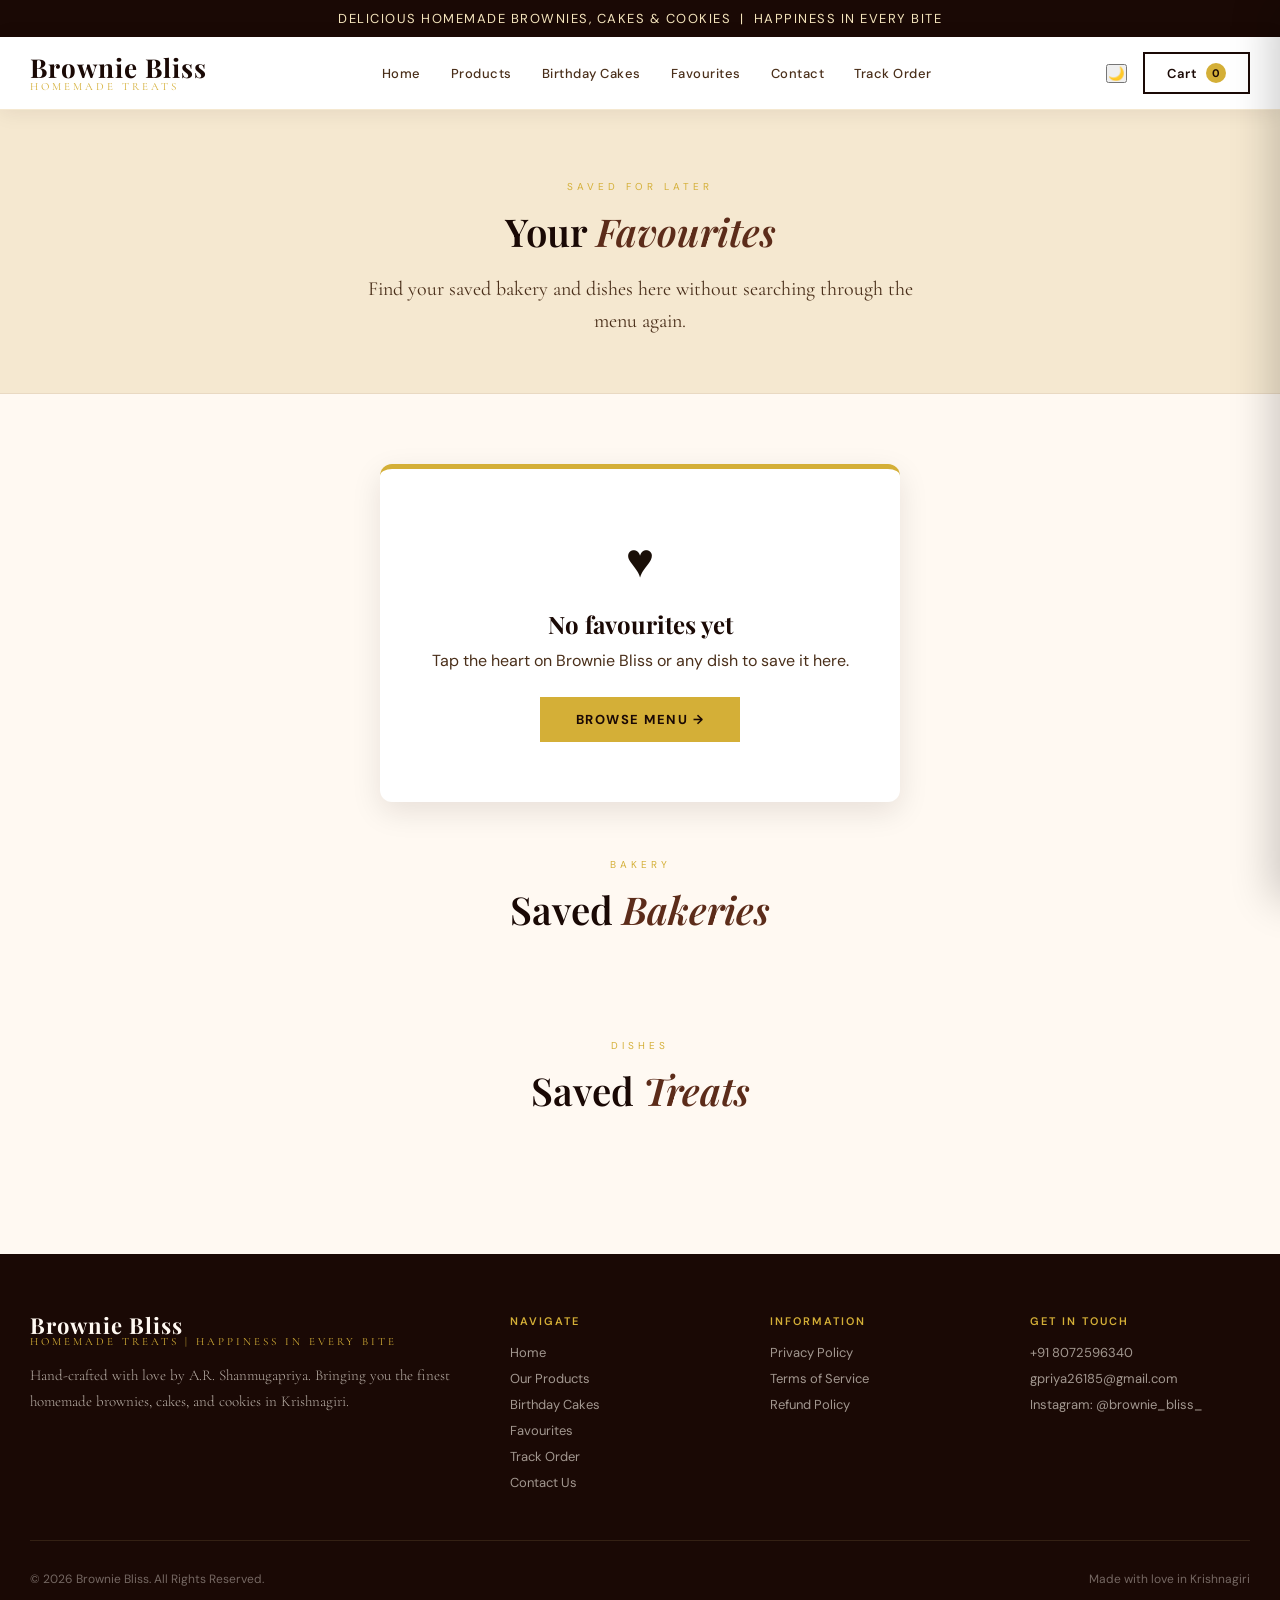
<file: public/favourites.html>
<!DOCTYPE html>
<html lang="en">

<head>
  <meta charset="UTF-8">
  <meta name="viewport" content="width=device-width, initial-scale=1.0">
  <title>Favourites - Brownie Bliss</title>
  <link rel="icon" type="image/png" href="assets/favicon.png">
  <link
    href="https://fonts.googleapis.com/css2?family=Playfair+Display:ital,wght@0,400;0,600;0,700;1,400&family=Cormorant+Garamond:wght@300;400;500&family=DM+Sans:wght@300;400;500&display=swap"
    rel="stylesheet">
  <link rel="stylesheet" href="style.css">
  <script>
    (function () {
      try {
        var t = localStorage.getItem('bb_theme') || 'light';
        if (t === 'dark') document.documentElement.classList.add('dark');
      } catch (_) {}
    })();
  </script>
</head>

<body>
  <div class="announcement">DELICIOUS HOMEMADE BROWNIES, CAKES & COOKIES &nbsp;|&nbsp; HAPPINESS IN EVERY BITE</div>

  <header>
    <div class="header-inner">
      <button class="menu-toggle" onclick="toggleMenu()">☰</button>

      <a href="index.html" class="logo">
        <span class="logo-name">Brownie Bliss</span>
        <span class="logo-sub">Homemade Treats</span>
      </a>
      <nav>
        <a href="index.html#home">Home</a>
        <a href="index.html#products">Products</a>
        <a href="index.html#birthday">Birthday Cakes</a>
        <a href="favourites.html">Favourites <span class="nav-count" data-favourites-count style="display:none">0</span></a>
        <a href="index.html#contact">Contact</a>
        <a href="track.html">Track Order</a>
      </nav>
      <div class="header-actions">
        <button id="themeToggleBtn" class="theme-toggle-btn" onclick="toggleTheme()"
          aria-label="Toggle dark mode" title="Toggle dark mode">
          <span id="themeIcon">🌙</span>
        </button>
        <button class="cart-btn" onclick="openCart()">
          Cart
          <span class="cart-count" id="cartBadge">0</span>
        </button>
      </div>
    </div>
  </header>
<div class="mobile-menu" id="mobileMenu">
  <a href="index.html#home">Home</a>
  <a href="index.html#products">Products</a>
  <a href="index.html#birthday">Birthday Cakes</a>
  <a href="favourites.html">Favourites</a>
  <a href="index.html#contact">Contact</a>
  <a href="track.html">Track Order</a>
</div>
  <main class="favourites-page">
    <section class="favourites-hero">
      <div class="products-inner">
        <span class="section-label">Saved for later</span>
        <h1 class="section-title">Your <em>Favourites</em></h1>
        <p class="favourites-intro">Find your saved bakery and dishes here without searching through the menu again.</p>
      </div>
    </section>

    <section class="favourites-section">
      <div class="products-inner">
        <div id="favouritesEmpty" class="favourites-empty">
          <span class="cart-empty-icon">&hearts;</span>
          <h2>No favourites yet</h2>
          <p>Tap the heart on Brownie Bliss or any dish to save it here.</p>
          <a href="index.html#products" class="hero-cta">Browse Menu &rarr;</a>
        </div>

        <div class="favourites-group" id="favouriteBakeriesGroup">
          <div class="section-header">
            <span class="section-label">Bakery</span>
            <h2 class="section-title">Saved <em>Bakeries</em></h2>
          </div>
          <div class="favourite-bakeries-grid" id="favouriteBakeriesGrid"></div>
        </div>

        <div class="favourites-group" id="favouriteDishesGroup">
          <div class="section-header">
            <span class="section-label">Dishes</span>
            <h2 class="section-title">Saved <em>Treats</em></h2>
          </div>
          <div class="products-grid" id="favouriteDishesGrid"></div>
        </div>
      </div>
    </section>
  </main>

  <footer id="contact">
    <div class="footer-inner">
      <div class="footer-top">
        <div class="footer-brand">
          <div class="logo">
            <span class="logo-name">Brownie Bliss</span>
            <span class="logo-sub">Homemade Treats | Happiness in every bite</span>
          </div>
          <p>Hand-crafted with love by A.R. Shanmugapriya. Bringing you the finest homemade brownies, cakes,
            and cookies in Krishnagiri.</p>
        </div>
        <div class="footer-col">
          <h4>Navigate</h4>
          <a href="index.html#home">Home</a>
          <a href="index.html#products">Our Products</a>
          <a href="index.html#birthday">Birthday Cakes</a>
          <a href="favourites.html">Favourites</a>
          <a href="track.html">Track Order</a>
          <a href="index.html#contact">Contact Us</a>
        </div>
        <div class="footer-col">
          <h4>Information</h4>
          <a href="privacy-policy.html">Privacy Policy</a>
          <a href="terms-of-service.html">Terms of Service</a>
          <a href="refund-policy.html">Refund Policy</a>
        </div>
        <div class="footer-col">
          <h4>Get In Touch</h4>
          <a href="tel:08072596340">+91 8072596340</a>
          <a href="mailto:gpriya26185@gmail.com">gpriya26185@gmail.com</a>
          <a href="https://instagram.com/brownie_bliss_" target="_blank">Instagram: @brownie_bliss_</a>
        </div>
      </div>
      <div class="footer-bottom">
        <span>&copy; 2026 Brownie Bliss. All Rights Reserved.</span>
        <span>Made with love in Krishnagiri</span>
      </div>
    </div>
  </footer>

  <div class="cart-overlay" id="cartOverlay" onclick="closeCart()"></div>
  <div class="cart-sidebar" id="cartSidebar">
    <div class="cart-header">
      <span class="cart-title">Your Cart</span>
      <button class="cart-close" onclick="closeCart()">x</button>
    </div>
    <div class="cart-items" id="cartItems"></div>
    <div class="cart-footer" id="cartFooter" style="display:none">
      <div class="cart-total">
        <span class="cart-total-label">Total Amount</span>
        <span class="cart-total-amt" id="cartTotal">Rs. 0</span>
      </div>
      <button class="whatsapp-btn" onclick="sendToWhatsApp()">Order via WhatsApp</button>
      <p class="whatsapp-note">You'll be redirected to WhatsApp to confirm your order</p>
    </div>
  </div>

  <div class="toast" id="toast"></div>

  <script src="script.js"></script>
</body>

</html>
</file>
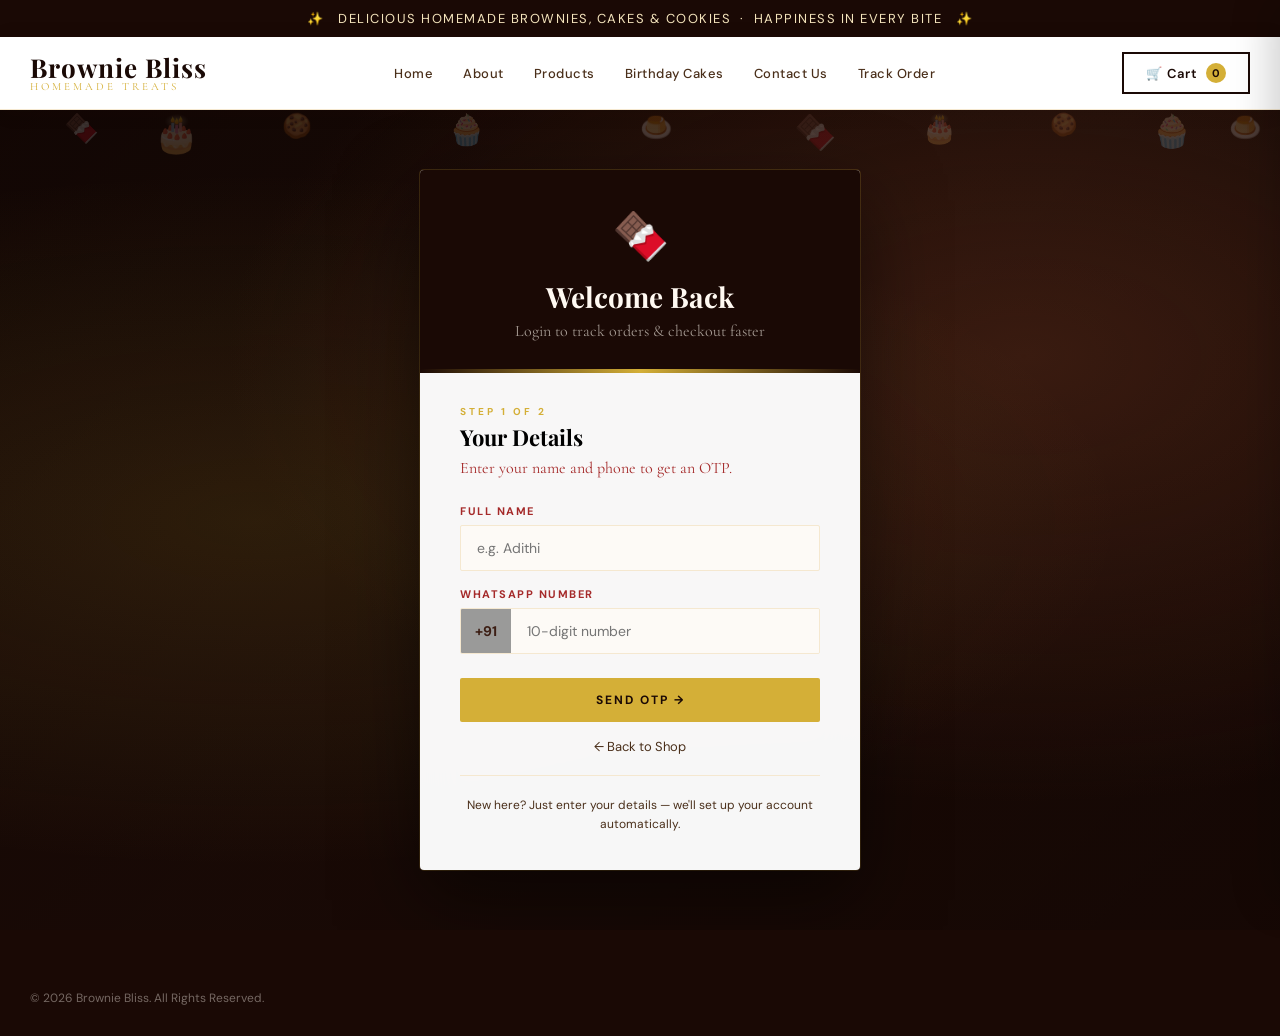
<file: public/login.html>
<!DOCTYPE html>
<html lang="en">

<head>
  <meta charset="UTF-8">
  <meta name="viewport" content="width=device-width, initial-scale=1.0">
  <title>Login — Brownie Bliss</title>
  <link href="https://fonts.googleapis.com/css2?family=Playfair+Display:ital,wght@0,400;0,600;0,700;1,400&family=Cormorant+Garamond:wght@300;400;500&family=DM+Sans:wght@300;400;500&display=swap" rel="stylesheet">
  <link rel="stylesheet" href="style.css">
  <link rel="stylesheet" href="login.css">
  <script>
    (function () {
      try {
        if (localStorage.getItem('bb_user')) window.location.replace('index.html');
      } catch (_) {}
    })();
  </script>
  <script>
  (function () {
    try {
      var t = localStorage.getItem('bb_theme') || 'light';
      if (t === 'dark') document.documentElement.classList.add('dark');
    } catch (_) {}
  })();
</script>
</head>

<body>

  <div class="announcement">✨ &nbsp; DELICIOUS HOMEMADE BROWNIES, CAKES & COOKIES &nbsp;·&nbsp; HAPPINESS IN EVERY BITE &nbsp; ✨</div>

  <header>
    <div class="header-inner">
      <a href="index.html" class="logo">
        <span class="logo-name">Brownie Bliss</span>
        <span class="logo-sub">Homemade Treats</span>
      </a>
      <nav>
        <a href="index.html#home">Home</a>
        <a href="about.html">About</a>
        <a href="index.html#products">Products</a>
        <a href="index.html#birthday">Birthday Cakes</a>
        <a href="contact.html">Contact Us</a>
        <a href="track.html">Track Order</a>
      </nav>
      <div class="header-actions">
        <button class="cart-btn" onclick="openCart()">
          🛒 Cart <span class="cart-count" id="cartBadge">0</span>
        </button>
      </div>
    </div>
  </header>

  <!-- PAGE BG -->
  <div class="login-page">

    <!-- Background image layer -->
    <div class="login-bg"></div>
    <div class="login-bg-overlay"></div>

    <!-- Floating emoji decorations -->
    <div class="floats">
      <span class="fi fi-1">🍫</span>
      <span class="fi fi-2">🎂</span>
      <span class="fi fi-3">🍪</span>
      <span class="fi fi-4">🧁</span>
      <span class="fi fi-5">🍮</span>
      <span class="fi fi-6">🍫</span>
      <span class="fi fi-7">🎂</span>
      <span class="fi fi-8">🍪</span>
      <span class="fi fi-9">🧁</span>
      <span class="fi fi-10">🍮</span>
    </div>

    <!-- LOGIN CARD -->
    <div class="login-center">
      <div class="login-card">

        <div class="card-head">
          <div class="card-icon">🍫</div>
          <h2>Welcome Back</h2>
          <p>Login to track orders &amp; checkout faster</p>
        </div>

        <div class="card-body">

          <div class="err-box" id="errorMsg"></div>

          <!-- STEP 1 -->
          <div class="step" id="step1">
            <span class="slabel">Step 1 of 2</span>
            <h3>Your Details</h3>
            <p class="ssub">Enter your name and phone to get an OTP.</p>

            <div class="field">
              <label>Full Name</label>
              <input type="text" id="loginName" placeholder="e.g. Adithi">
            </div>

            <div class="field">
              <label>WhatsApp Number</label>
              <div class="phone-wrap">
                <span class="pcode">+91</span>
                <input type="tel" id="loginPhone" placeholder="10-digit number" maxlength="10">
              </div>
            </div>

            <button class="gbtn" id="sendOtpBtn" onclick="loginSendOTP()">Send OTP &rarr;</button>
            <a href="index.html" class="back-link">&larr; Back to Shop</a>
          </div>

          <!-- STEP 2 -->
          <div class="step hidden" id="step2">
            <span class="slabel">Step 2 of 2</span>
            <h3>Verify OTP</h3>
            <p class="ssub">6-digit code sent to <strong id="otpPhone"></strong></p>

            <div class="otp-wrap">
              <input type="text" class="ob" maxlength="1" oninput="on(this,0)">
              <input type="text" class="ob" maxlength="1" oninput="on(this,1)">
              <input type="text" class="ob" maxlength="1" oninput="on(this,2)">
              <input type="text" class="ob" maxlength="1" oninput="on(this,3)">
              <input type="text" class="ob" maxlength="1" oninput="on(this,4)">
              <input type="text" class="ob" maxlength="1" oninput="on(this,5)">
            </div>

            <button class="gbtn" id="verifyBtn" onclick="loginVerify()">Verify &amp; Login &rarr;</button>
            <button class="tlink" onclick="goBack()">Change phone number</button>
          </div>

          <!-- STEP 3 -->
          <div class="step hidden" id="step3">
            <div class="sview">
              <span>🎉</span>
              <h3>You're logged in!</h3>
              <p>Welcome, <strong id="sname"></strong>! Redirecting...</p>
              <button class="gbtn" onclick="window.location.href='index.html'">Go to Shop &rarr;</button>
            </div>
          </div>

          <p class="card-note" id="cnote">New here? Just enter your details — we'll set up your account automatically.</p>

        </div>
      </div>
    </div>
  </div>

  <footer>
    <div class="footer-inner">
      <div class="footer-bottom">
        <span>© 2026 Brownie Bliss. All Rights Reserved.</span>
      </div>
    </div>
  </footer>

  <div class="cart-overlay" id="cartOverlay" onclick="closeCart()"></div>
  <div class="cart-sidebar" id="cartSidebar">
    <div class="cart-header">
      <span class="cart-title">Your Cart 🛒</span>
      <button class="cart-close" onclick="closeCart()">✕</button>
    </div>
    <div class="cart-items" id="cartItems"></div>
    <div class="cart-footer" id="cartFooter" style="display:none">
      <div class="cart-total">
        <span class="cart-total-label">Total Amount</span>
        <span class="cart-total-amt" id="cartTotal">₹0</span>
      </div>
      <button class="whatsapp-btn" onclick="sendToWhatsApp()">Order via WhatsApp</button>
    </div>
  </div>

  <div class="toast" id="toast"></div>
  <script src="script.js"></script>
  <script>
    const API_BASE = '/api';
    let _p = '', _n = '';

    function showErr(m) { const e = document.getElementById('errorMsg'); e.textContent = m; e.style.display = 'block'; }
    function hideErr() { document.getElementById('errorMsg').style.display = 'none'; }
    function goBack() {
      document.getElementById('step2').classList.add('hidden');
      document.getElementById('step1').classList.remove('hidden');
      document.getElementById('cnote').style.display = 'block';
      hideErr();
    }

    async function loginSendOTP() {
      hideErr();
      const name = document.getElementById('loginName').value.trim();
      const phone = document.getElementById('loginPhone').value.trim();
      if (!name) { showErr('Please enter your name.'); return; }
      if (!phone || phone.length !== 10 || !/^\d+$/.test(phone)) { showErr('Enter a valid 10-digit number.'); return; }
      _n = name; _p = phone;
      const btn = document.getElementById('sendOtpBtn');
      btn.disabled = true; btn.textContent = 'Sending...';
      try {
        const res = await fetch(`${API_BASE}/send-otp`, { method: 'POST', headers: { 'Content-Type': 'application/json' }, body: JSON.stringify({ phone }) });
        const data = await res.json();
        if (data.success) {
          document.getElementById('otpPhone').textContent = '+91 ' + phone;
          document.getElementById('step1').classList.add('hidden');
          document.getElementById('step2').classList.remove('hidden');
          document.getElementById('cnote').style.display = 'none';
          document.querySelectorAll('.ob')[0]?.focus();
        } else { showErr(data.message || 'Failed to send OTP.'); }
      } catch (e) { showErr('Server error. Try again.'); }
      finally { btn.disabled = false; btn.textContent = 'Send OTP →'; }
    }

    function on(input, idx) {
      input.value = input.value.replace(/\D/, '');
      if (input.value && idx < 5) document.querySelectorAll('.ob')[idx + 1]?.focus();
      if ([...document.querySelectorAll('.ob')].every(b => b.value.length === 1)) setTimeout(loginVerify, 200);
    }

    async function loginVerify() {
      hideErr();
      const otp = [...document.querySelectorAll('.ob')].map(b => b.value).join('');
      if (otp.length !== 6) { showErr('Enter all 6 digits.'); return; }
      const btn = document.getElementById('verifyBtn');
      btn.disabled = true; btn.textContent = 'Verifying...';
      try {
        const res = await fetch(`${API_BASE}/verify-otp`, { method: 'POST', headers: { 'Content-Type': 'application/json' }, body: JSON.stringify({ phone: _p, otp }) });
        const data = await res.json();
        if (data.success) {
          localStorage.setItem('bb_user', JSON.stringify({ name: _n, phone: _p }));
          document.getElementById('step2').classList.add('hidden');
          document.getElementById('step3').classList.remove('hidden');
          document.getElementById('sname').textContent = _n;
          setTimeout(() => { const r = new URLSearchParams(window.location.search).get('redirect'); window.location.href = r || 'index.html'; }, 2000);
        } else {
          showErr(data.message || 'Invalid OTP.');
          document.querySelectorAll('.ob').forEach(b => { b.value = ''; b.classList.add('shake'); });
          setTimeout(() => document.querySelectorAll('.ob').forEach(b => b.classList.remove('shake')), 500);
          document.querySelectorAll('.ob')[0]?.focus();
        }
      } catch (e) { showErr('Server error. Try again.'); }
      finally { btn.disabled = false; btn.textContent = 'Verify & Login →'; }
    }
  </script>
</body>
</html>
</file>
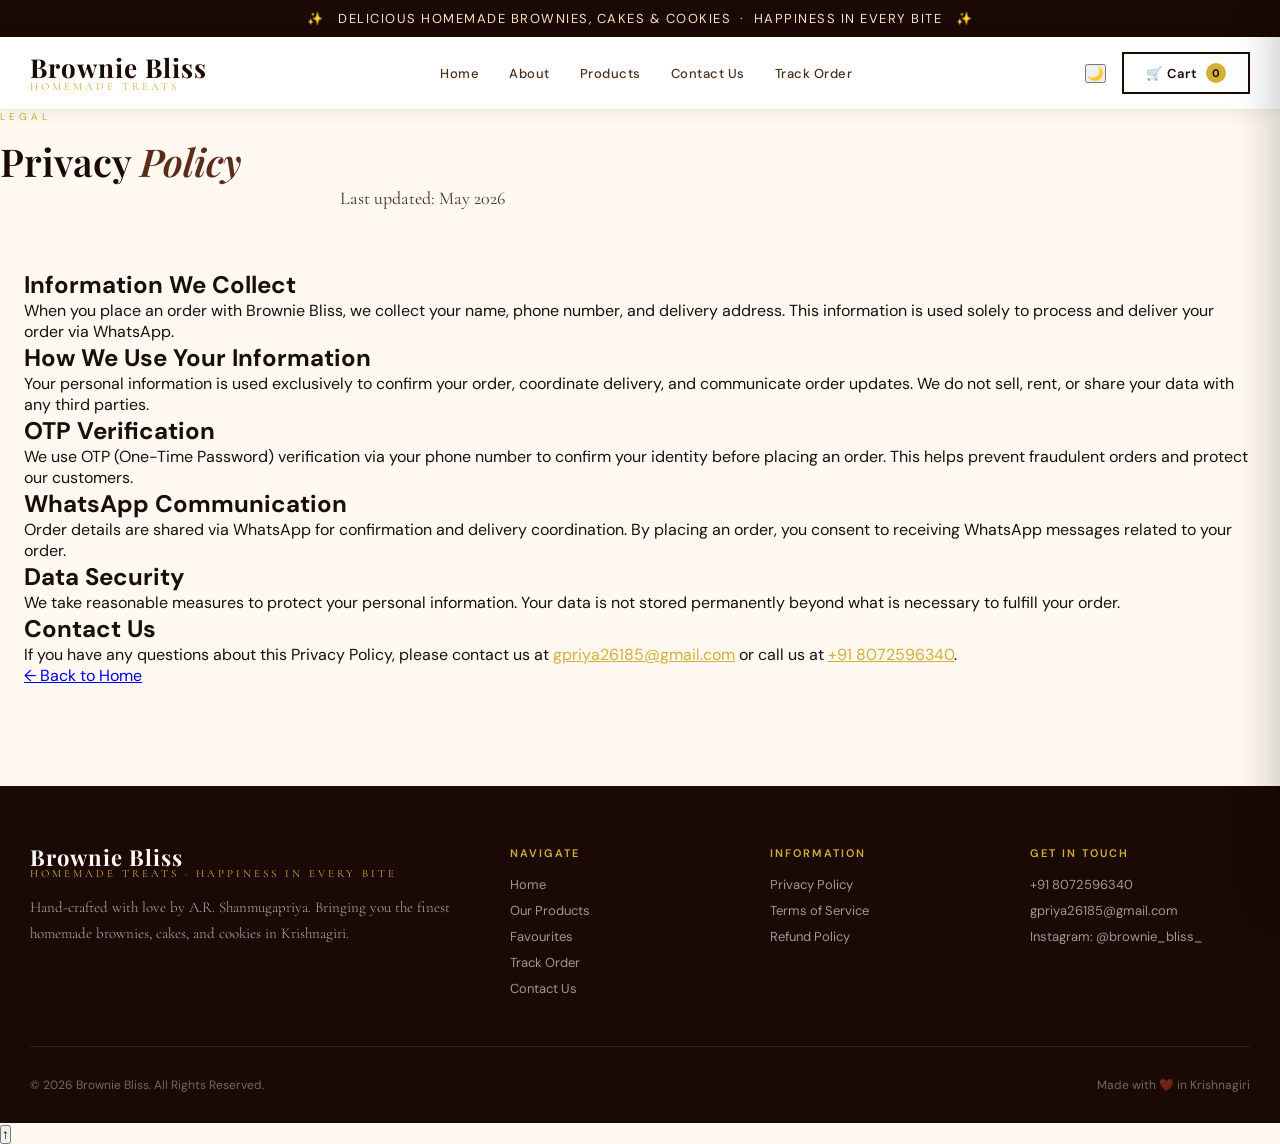
<file: public/privacy-policy.html>
<!DOCTYPE html>
<html lang="en">

<head>
    <meta charset="UTF-8">
    <meta name="viewport" content="width=device-width, initial-scale=1.0">
    <link rel="icon" type="image/png" href="assets/favicon.png">
    <title>Privacy Policy — Brownie Bliss</title>
    <link
        href="https://fonts.googleapis.com/css2?family=Playfair+Display:ital,wght@0,400;0,600;0,700;1,400&family=Cormorant+Garamond:wght@300;400;500&family=DM+Sans:wght@300;400;500&display=swap"
        rel="stylesheet">
    <link rel="stylesheet" href="style.css">
    <script>
        (function () {
            try {
                var t = localStorage.getItem('bb_theme') || 'light';
                if (t === 'dark') document.documentElement.classList.add('dark');
            } catch (_) { }
        })();
    </script>
</head>

<body>

    <div class="announcement">✨ &nbsp; DELICIOUS HOMEMADE BROWNIES, CAKES & COOKIES &nbsp;·&nbsp; HAPPINESS IN EVERY
        BITE &nbsp; ✨</div>

    <header>
        <div class="header-inner">
            <a href="index.html" class="logo">
                <span class="logo-name">Brownie Bliss</span>
                <span class="logo-sub">Homemade Treats</span>
            </a>
            <nav>
                <a href="index.html">Home</a>
                <a href="about.html">About</a>
                <a href="products.html">Products</a>
                <a href="contact.html">Contact Us</a>
                <a href="track.html">Track Order</a>
            </nav>
            <button class="menu-toggle" onclick="toggleMenu()">☰</button>
            <div class="header-actions">
                <button id="themeToggleBtn" class="theme-toggle-btn" onclick="toggleTheme()"
                    aria-label="Toggle dark mode">
                    <span id="themeIcon">🌙</span>
                </button>
                <button class="cart-btn" onclick="openCart()">
                    🛒 Cart <span class="cart-count" id="cartBadge">0</span>
                </button>
            </div>
        </div>
    </header>

    <div class="mobile-menu" id="mobileMenu">
        <a href="index.html">Home</a>
        <a href="products.html">Products</a>
        <a href="contact.html">Contact</a>
        <a href="track.html">Track Order</a>
    </div>

    <!-- PAGE HERO -->
    <section class="legal-hero">
        <span class="section-label">Legal</span>
        <h1 class="section-title">Privacy <em>Policy</em></h1>
        <p
            style="color: var(--text-mid); font-family: 'Cormorant Garamond', serif; font-size: 18px; max-width: 600px; margin: 0 auto;">
            Last updated: May 2026</p>
    </section>

    <!-- CONTENT -->
    <section style="padding: 60px 24px 100px; background: var(--cream);">
        <div class="legal-container">
            <div class="legal-grid">
                <div class="legal-card">
                    <h2>Information We Collect</h2>
                    <p>
                        When you place an order with Brownie Bliss, we collect your name,
                        phone number, and delivery address. This information is used solely to process and deliver your
                        order via WhatsApp.
                    </p>
                </div>
                <div class="legal-card">
                    <h2>How We Use Your Information</h2>
                    <p>
                        Your personal information is used exclusively to confirm your order,
                        coordinate delivery, and communicate order updates. We do not sell, rent, or share your data
                        with
                        any third parties.
                    </p>
                </div>

                <div class="legal-card">
                    <h2>OTP Verification</h2>
                    <p>
                        We use OTP (One-Time Password) verification via your phone number to
                        confirm your identity before placing an order. This helps prevent fraudulent orders and protect
                        our
                        customers.
                    </p>
                </div>

                <div class="legal-card">
                    <h2>WhatsApp Communication</h2>
                    <p>
                        Order details are shared via WhatsApp for confirmation and delivery
                        coordination. By placing an order, you consent to receiving WhatsApp messages related to your
                        order.
                    </p>
                </div>

                <div class="legal-card">
                    <h2>
                        Data Security</h2>
                    <p>
                        We take reasonable measures to protect your personal information.
                        Your data is not stored permanently beyond what is necessary to fulfill your order.
                    </p>
                </div>

                <div class="legal-card">
                    <h2>
                        Contact Us</h2>
                    <p>
                        If you have any questions about this Privacy Policy, please contact
                        us at <a href="mailto:gpriya26185@gmail.com"
                            style="color: var(--gold);">gpriya26185@gmail.com</a>
                        or call us at <a href="tel:08072596340" style="color: var(--gold);">+91 8072596340</a>.
                    </p>
                </div>
            </div>
            <div class="legal-back">
                <a href="index.html" class="legal-back-btn">
                    ← Back to Home
                </a>
            </div>
        </div>
    </section>

    <footer id="contact">
        <div class="footer-inner">
            <div class="footer-top">
                <div class="footer-brand">
                    <div class="logo">
                        <span class="logo-name">Brownie Bliss</span>
                        <span class="logo-sub">Homemade Treats · Happiness in every bite</span>
                    </div>
                    <p>Hand-crafted with love by A.R. Shanmugapriya. Bringing you the finest homemade brownies, cakes,
                        and cookies in Krishnagiri.</p>
                </div>
                <div class="footer-col">
                    <h4>Navigate</h4>
                    <a href="index.html">Home</a>
                    <a href="products.html">Our Products</a>
                    <a href="favourites.html">Favourites</a>
                    <a href="track.html">Track Order</a>
                    <a href="contact.html">Contact Us</a>
                </div>
                <div class="footer-col">
                    <h4>Information</h4>
                    <a href="privacy-policy.html">Privacy Policy</a>
                    <a href="terms-of-service.html">Terms of Service</a>
                    <a href="refund-policy.html">Refund Policy</a>
                </div>
                <div class="footer-col">
                    <h4>Get In Touch</h4>
                    <a href="tel:08072596340">+91 8072596340</a>
                    <a href="mailto:gpriya26185@gmail.com">gpriya26185@gmail.com</a>
                    <a href="https://instagram.com/brownie_bliss_" target="_blank" rel="noopener noreferrer">Instagram:
                        @brownie_bliss_</a>
                </div>
            </div>
            <div class="footer-bottom">
                <span>© 2026 Brownie Bliss. All Rights Reserved.</span>
                <span>Made with ❤️ in Krishnagiri</span>
            </div>
        </div>
    </footer>

    <div class="cart-overlay" id="cartOverlay" onclick="closeCart()"></div>
    <div class="cart-sidebar" id="cartSidebar">
        <div class="cart-header">
            <span class="cart-title">Your Cart 🛒</span>
            <button class="cart-close" onclick="closeCart()">✕</button>
        </div>
        <div class="cart-items" id="cartItems"></div>
    </div>

    <div class="toast" id="toast"></div>
    <button id="scrollTopBtn" onclick="scrollToTop()">↑</button>
    <script src="script.js"></script>
</body>

</html>
</file>
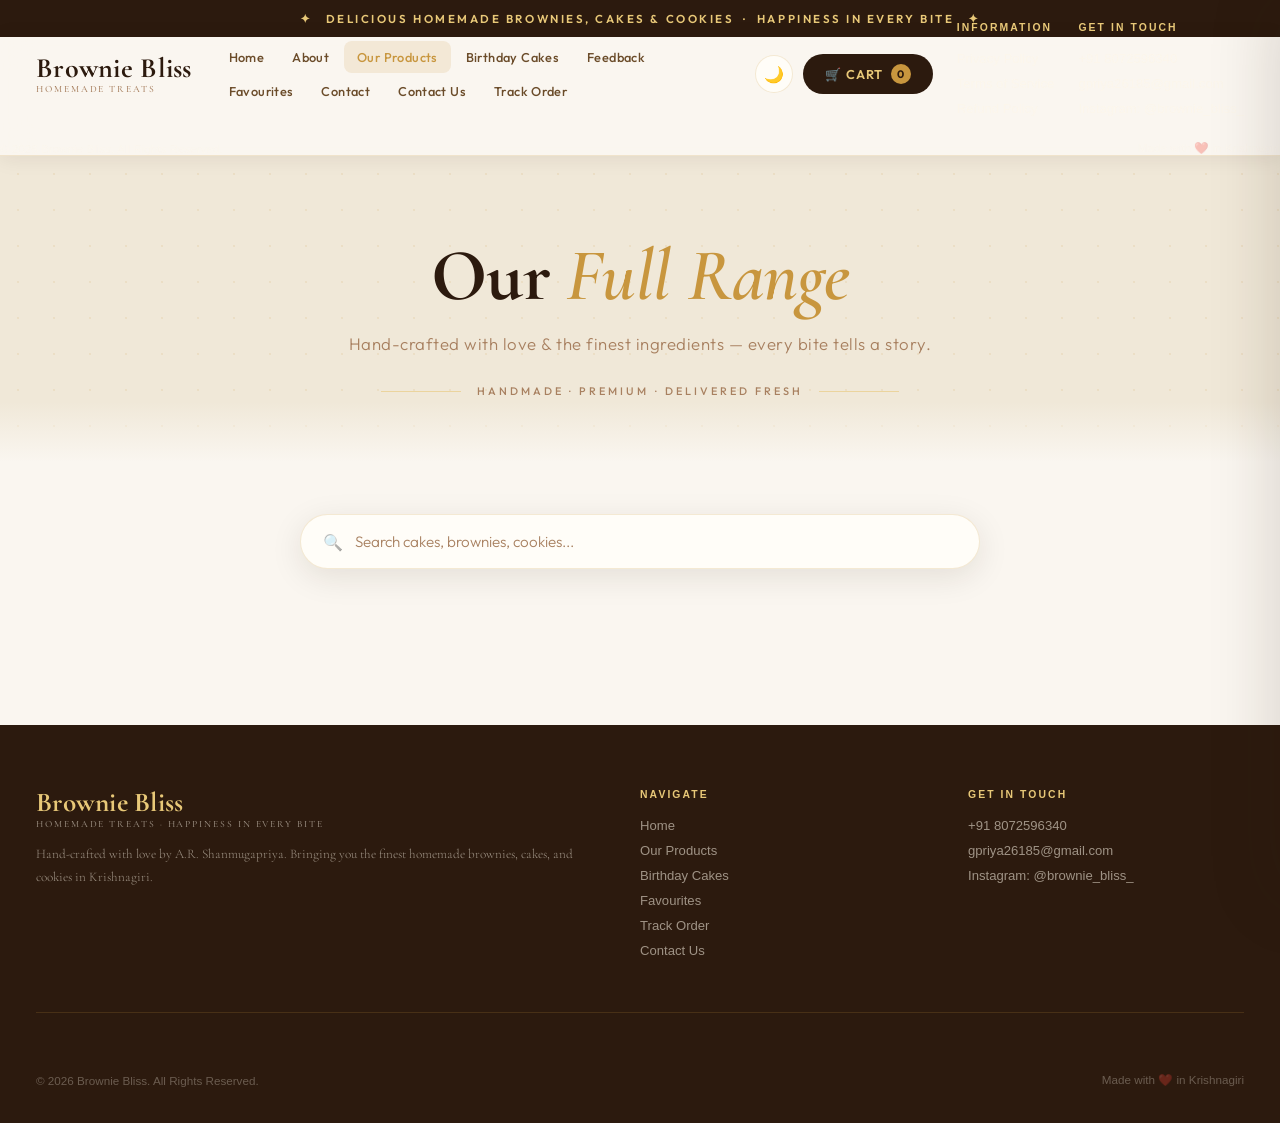
<file: public/products.html>
<!doctype html>
<html lang="en">
  <head>
    <meta charset="UTF-8" />
    <meta name="viewport" content="width=device-width, initial-scale=1.0" />
    <title>Brownie Bliss — Our Full Range</title>
    <link rel="icon" type="image/png" href="assets/favicon.png" />
    <link
      href="https://fonts.googleapis.com/css2?family=Cormorant+Garamond:ital,wght@0,300;0,500;0,700;1,400;1,600&family=Outfit:wght@300;400;500;600&display=swap"
      rel="stylesheet"
    />
    <link rel="stylesheet" href="style.css" />
    <script>
      (function () {
        try {
          var t = localStorage.getItem('bb_theme') || 'light';
          if (t === 'dark') document.documentElement.classList.add('dark');
        } catch (_) {}
      })();
    </script>

    <style>
      /* ─── DESIGN TOKENS ─────────────────────────────────────────────── */
      :root {
        --gold: #c8963e;
        --gold-light: #e8c878;
        --gold-pale: #fdf6e7;
        --gold-glow: rgba(200, 150, 62, 0.15);
        --brown: #2c1a0e;
        --brown-mid: #5c3d1e;
        --brown-light: #a07040;
        --cream: #faf6f0;
        --cream-dark: #f0e8d8;
        --cream-mid: #f5ede0;
        --text: #1e1108;
        --text-mid: #6b4c2a;
        --text-light: #a88060;
        --card-bg: #fffdf8;
        --border: rgba(200, 150, 62, 0.2);
        --border-soft: rgba(200, 150, 62, 0.1);
        --shadow-card: 0 8px 32px rgba(44, 26, 14, 0.1);
        --shadow-hover: 0 24px 56px rgba(44, 26, 14, 0.18);
        --radius: 18px;
        --radius-sm: 10px;
        --radius-pill: 999px;
      }

      .dark {
        --cream: #141008;
        --cream-dark: #1e160a;
        --cream-mid: #1a1208;
        --card-bg: #1c1409;
        --text: #f5ede0;
        --text-mid: #c8a878;
        --text-light: #8a6840;
        --border: rgba(200, 150, 62, 0.18);
        --border-soft: rgba(200, 150, 62, 0.08);
        --shadow-card: 0 8px 32px rgba(0, 0, 0, 0.4);
        --shadow-hover: 0 24px 56px rgba(0, 0, 0, 0.5);
      }

      /* ─── BASE RESET ────────────────────────────────────────────────── */
      *,
      *::before,
      *::after {
        box-sizing: border-box;
        margin: 0;
        padding: 0;
      }

      html {
        scroll-behavior: smooth;
      }

      body {
        font-family: 'Outfit', sans-serif;
        background: var(--cream);
        color: var(--text);
        min-height: 100vh;
        transition: background 0.3s, color 0.3s;
      }

      /* ─── ANNOUNCEMENT BAR ──────────────────────────────────────────── */
      .announcement {
        background: var(--brown);
        color: var(--gold-light);
        text-align: center;
        padding: 11px 20px;
        font-size: 0.72rem;
        letter-spacing: 0.22em;
        font-weight: 600;
        text-transform: uppercase;
        font-family: 'Outfit', sans-serif;
      }

      /* ─── HEADER / NAV ──────────────────────────────────────────────── */
      header {
        position: sticky;
        top: 0;
        z-index: 100;
        background: rgba(250, 246, 240, 0.94);
        backdrop-filter: blur(18px);
        -webkit-backdrop-filter: blur(18px);
        border-bottom: 1px solid var(--border);
        transition: background 0.3s;
      }

      .dark header {
        background: rgba(20, 16, 8, 0.94);
      }

      .header-inner {
        max-width: 1320px;
        margin: 0 auto;
        padding: 0 36px;
        height: 74px;
        display: flex;
        align-items: center;
        gap: 24px;
      }

      /* Logo */
      a.logo,
      .logo {
        display: flex;
        flex-direction: column;
        line-height: 1;
        text-decoration: none;
        flex-shrink: 0;
      }

      .logo-name {
        font-family: 'Cormorant Garamond', serif;
        font-size: 1.75rem;
        font-weight: 700;
        color: var(--brown);
        letter-spacing: 0.01em;
        transition: color 0.2s;
      }

      .dark .logo-name {
        color: var(--gold-light);
      }

      .logo-sub {
        font-size: 0.6rem;
        letter-spacing: 0.2em;
        text-transform: uppercase;
        color: var(--text-light);
        margin-top: 3px;
        font-weight: 500;
      }

      /* Nav links */
      header nav {
        display: flex;
        align-items: center;
        gap: 2px;
        flex: 1;
        flex-wrap: wrap;
      }

      header nav a {
        padding: 8px 13px;
        font-size: 0.8rem;
        color: var(--text-mid);
        font-weight: 500;
        letter-spacing: 0.03em;
        text-decoration: none;
        border-radius: 8px;
        transition: all 0.2s;
        white-space: nowrap;
        position: relative;
      }

      header nav a:hover {
        color: var(--gold);
        background: var(--gold-glow);
      }

      header nav a.active {
        color: var(--gold);
        background: var(--gold-glow);
      }

      .nav-count {
        background: var(--gold);
        color: var(--brown);
        font-size: 0.62rem;
        font-weight: 700;
        padding: 1px 6px;
        border-radius: var(--radius-pill);
        margin-left: 4px;
        vertical-align: middle;
      }

      /* Header actions */
      .header-actions {
        display: flex;
        align-items: center;
        gap: 10px;
        flex-shrink: 0;
      }

      .theme-toggle-btn {
        width: 38px;
        height: 38px;
        border-radius: 50%;
        border: 1px solid var(--border);
        background: var(--card-bg);
        cursor: pointer;
        font-size: 1rem;
        display: flex;
        align-items: center;
        justify-content: center;
        transition: all 0.25s;
      }

      .theme-toggle-btn:hover {
        background: var(--gold);
        border-color: var(--gold);
        transform: rotate(20deg);
      }

      .cart-btn {
        display: flex;
        align-items: center;
        gap: 8px;
        background: var(--brown);
        color: var(--gold-light);
        border: none;
        padding: 10px 22px;
        border-radius: var(--radius-pill);
        font-size: 0.8rem;
        font-family: 'Outfit', sans-serif;
        font-weight: 600;
        cursor: pointer;
        letter-spacing: 0.08em;
        text-transform: uppercase;
        transition: all 0.25s;
        white-space: nowrap;
      }

      .cart-btn:hover {
        background: var(--gold);
        color: var(--brown);
        transform: translateY(-1px);
      }

      .cart-count {
        background: var(--gold);
        color: var(--brown);
        width: 20px;
        height: 20px;
        border-radius: 50%;
        font-size: 0.68rem;
        display: flex;
        align-items: center;
        justify-content: center;
        font-weight: 700;
      }

      /* Hamburger */
      .menu-toggle {
        display: none;
        background: none;
        border: 1px solid var(--border);
        padding: 8px 12px;
        border-radius: 8px;
        font-size: 1.1rem;
        cursor: pointer;
        color: var(--text);
        margin-left: auto;
      }

      /* Mobile menu */
      .mobile-menu {
        display: none;
        flex-direction: column;
        background: var(--card-bg);
        border-bottom: 1px solid var(--border);
        padding: 12px 0;
      }

      .mobile-menu a {
        padding: 13px 28px;
        font-size: 0.9rem;
        color: var(--text-mid);
        text-decoration: none;
        font-weight: 500;
        transition: all 0.2s;
        border-left: 3px solid transparent;
      }

      .mobile-menu a:hover {
        color: var(--gold);
        background: var(--gold-glow);
        border-left-color: var(--gold);
      }

      .mobile-menu.open {
        display: flex;
      }

      /* ─── PAGE HERO ─────────────────────────────────────────────────── */
      .page-header {
        padding: 80px 36px 64px;
        text-align: center;
        background: var(--cream-dark);
        position: relative;
        overflow: hidden;
      }

      .page-header::before {
        content: '';
        position: absolute;
        inset: 0;
        background-image: radial-gradient(
          circle,
          rgba(200, 150, 62, 0.12) 1px,
          transparent 1px
        );
        background-size: 36px 36px;
        pointer-events: none;
      }

      .page-header::after {
        content: '';
        position: absolute;
        bottom: 0;
        left: 0;
        right: 0;
        height: 60px;
        background: linear-gradient(to top, var(--cream), transparent);
      }

      .page-header h1 {
        font-family: 'Cormorant Garamond', serif;
        font-size: clamp(2.8rem, 7vw, 4.6rem);
        font-weight: 700;
        color: var(--brown);
        line-height: 1.08;
        letter-spacing: -0.01em;
        position: relative;
        z-index: 1;
      }

      .dark .page-header h1 {
        color: var(--gold-pale);
      }

      .page-header h1 em {
        color: var(--gold);
        font-style: italic;
        font-weight: 600;
      }

      .page-header p {
        margin-top: 18px;
        color: var(--text-light);
        font-size: 1.05rem;
        font-weight: 300;
        letter-spacing: 0.03em;
        position: relative;
        z-index: 1;
      }

      .page-header-divider {
        display: flex;
        align-items: center;
        justify-content: center;
        gap: 16px;
        margin-top: 30px;
        position: relative;
        z-index: 1;
      }

      .page-header-divider span {
        height: 1px;
        width: 80px;
        background: var(--gold-light);
        opacity: 0.6;
      }

      .page-header-divider small {
        font-size: 0.68rem;
        letter-spacing: 0.28em;
        text-transform: uppercase;
        color: var(--text-light);
        font-weight: 500;
      }

      /* ─── PRODUCTS INNER WRAPPER ────────────────────────────────────── */
      .products-inner {
        max-width: 1320px;
        margin: 0 auto;
      }

      /* ─── SEARCH SECTION ────────────────────────────────────────────── */
      .search-section {
        max-width: 680px;
        margin: 52px auto 48px;
      }

      .search-box {
        position: relative;
        display: flex;
        align-items: center;
        background: var(--card-bg);
        border: 1.5px solid var(--border);
        border-radius: var(--radius-pill);
        box-shadow: var(--shadow-card);
        transition: all 0.3s ease;
      }

      .search-box:focus-within {
        border-color: var(--gold);
        box-shadow: 0 4px 32px rgba(200, 150, 62, 0.2);
      }

      .search-icon {
        position: absolute;
        left: 22px;
        font-size: 1rem;
        opacity: 0.5;
        pointer-events: none;
        z-index: 1;
      }

      .product-search-input {
        width: 100%;
        padding: 17px 52px 17px 54px;
        border: none;
        outline: none;
        font-size: 0.95rem;
        font-family: 'Outfit', sans-serif;
        color: var(--text);
        background: transparent;
        border-radius: var(--radius-pill);
      }

      .product-search-input::placeholder {
        color: var(--text-light);
        font-weight: 300;
      }

      .clear-search-btn {
        position: absolute;
        right: 14px;
        width: 30px;
        height: 30px;
        border-radius: 50%;
        border: none;
        background: var(--cream-dark);
        cursor: pointer;
        font-size: 0.78rem;
        display: none;
        align-items: center;
        justify-content: center;
        transition: all 0.2s;
        color: var(--text-mid);
      }

      .clear-search-btn:hover {
        background: var(--gold);
        color: white;
      }

      /* Search suggestions */
      .search-suggestions {
        margin-top: 14px;
        display: flex;
        flex-wrap: wrap;
        gap: 10px;
        justify-content: center;
      }

      .search-suggestion-item {
        padding: 8px 18px;
        background: var(--card-bg);
        border: 1px solid var(--border);
        border-radius: var(--radius-pill);
        cursor: pointer;
        font-size: 0.8rem;
        font-family: 'Outfit', sans-serif;
        font-weight: 500;
        color: var(--text-mid);
        transition: all 0.22s ease;
        letter-spacing: 0.03em;
      }

      .search-suggestion-item:hover {
        background: var(--brown);
        color: var(--gold-light);
        border-color: var(--brown);
        transform: translateY(-2px);
      }

      /* Recent searches */
      .recent-searches {
        margin-top: 14px;
        display: flex;
        flex-wrap: wrap;
        gap: 8px;
        justify-content: center;
      }

      .recent-search-tag {
        background: var(--gold-glow);
        border: 1px solid var(--border-soft);
        padding: 7px 16px;
        border-radius: var(--radius-pill);
        font-size: 0.78rem;
        cursor: pointer;
        color: var(--text-mid);
        transition: all 0.2s ease;
        font-weight: 500;
      }

      .recent-search-tag:hover {
        background: var(--gold);
        color: var(--brown);
        border-color: var(--gold);
      }

      /* ─── PRODUCTS GRID ─────────────────────────────────────────────── */
      .all-products-grid {
        display: grid;
        grid-template-columns: repeat(auto-fill, minmax(270px, 1fr));
        gap: 28px;
      }

      /* ─── PRODUCT CARD (injected by script.js) ──────────────────────── */
      /*
        script.js renders cards into #productsGrid.
        We style the classes it commonly uses:
        .product-card, .product-img / .product-image-wrap,
        .product-info / .product-body, .product-name, .product-desc,
        .product-price, .add-to-cart-btn / .add-btn,
        .product-badge, .fav-btn
      */

      .product-card {
        background: var(--card-bg);
        border-radius: var(--radius);
        overflow: hidden;
        border: 1px solid var(--border);
        cursor: pointer;
        transition: transform 0.32s cubic-bezier(0.34, 1.56, 0.64, 1),
          box-shadow 0.32s ease;
        position: relative;
        display: flex;
        flex-direction: column;
        animation: bbFadeUp 0.5s both;
      }

      .product-card:hover {
        transform: translateY(-9px);
        box-shadow: var(--shadow-hover);
      }

      /* Image wrapper */
      .product-image-wrap,
      .product-img-wrap,
      .card-image-wrap {
        height: 220px;
        position: relative;
        overflow: hidden;
        background: var(--cream-dark);
        flex-shrink: 0;
      }

      .product-image-wrap img,
      .product-img-wrap img,
      .card-image-wrap img,
      .product-card img {
        width: 100%;
        height: 100%;
        object-fit: cover;
        display: block;
        transition: transform 0.5s ease;
      }

      .product-card:hover .product-image-wrap img,
      .product-card:hover .product-img-wrap img,
      .product-card:hover .card-image-wrap img {
        transform: scale(1.07);
      }

      /* Badge */
      .product-badge,
      .card-badge {
        position: absolute;
        top: 14px;
        left: 14px;
        background: var(--brown);
        color: var(--gold-light);
        font-size: 0.62rem;
        font-weight: 700;
        letter-spacing: 0.12em;
        text-transform: uppercase;
        padding: 5px 13px;
        border-radius: var(--radius-pill);
        font-family: 'Outfit', sans-serif;
        z-index: 2;
      }

      /* Fav button */
      .fav-btn,
      .favourite-btn {
        position: absolute;
        top: 12px;
        right: 12px;
        width: 36px;
        height: 36px;
        border-radius: 50%;
        border: none;
        background: rgba(255, 255, 255, 0.88);
        backdrop-filter: blur(6px);
        cursor: pointer;
        font-size: 1.05rem;
        display: flex;
        align-items: center;
        justify-content: center;
        transition: all 0.22s;
        box-shadow: 0 2px 10px rgba(0, 0, 0, 0.1);
        z-index: 2;
      }

      .fav-btn:hover,
      .favourite-btn:hover {
        background: white;
        transform: scale(1.15);
      }

      .fav-btn.active,
      .favourite-btn.active {
        background: #fee2e2;
      }

      /* Card body */
      .product-info,
      .product-body,
      .card-body {
        padding: 20px 22px 22px;
        display: flex;
        flex-direction: column;
        flex: 1;
      }

      .product-category,
      .card-category {
        font-size: 0.65rem;
        letter-spacing: 0.18em;
        text-transform: uppercase;
        color: var(--text-light);
        font-weight: 600;
        margin-bottom: 6px;
        font-family: 'Outfit', sans-serif;
      }

      .product-name,
      .card-name {
        font-family: 'Cormorant Garamond', serif;
        font-size: 1.3rem;
        font-weight: 600;
        color: var(--brown);
        line-height: 1.2;
        margin-bottom: 8px;
      }

      .dark .product-name,
      .dark .card-name {
        color: var(--gold-pale);
      }

      .product-desc,
      .card-desc {
        font-size: 0.81rem;
        color: var(--text-light);
        line-height: 1.65;
        font-weight: 300;
        margin-bottom: 18px;
        flex: 1;
      }

      /* Price + CTA row */
      .product-footer,
      .card-footer {
        display: flex;
        align-items: center;
        justify-content: space-between;
        gap: 8px;
        margin-top: auto;
      }

      .product-price,
      .card-price {
        font-family: 'Cormorant Garamond', serif;
        font-size: 1.45rem;
        font-weight: 700;
        color: var(--gold);
        line-height: 1;
      }

      .product-price small,
      .card-price small {
        display: block;
        font-size: 0.7rem;
        font-weight: 400;
        font-family: 'Outfit', sans-serif;
        color: var(--text-light);
        margin-top: 3px;
      }

      .add-to-cart-btn,
      .add-btn,
      .add-cart-btn {
        display: inline-flex;
        align-items: center;
        gap: 6px;
        background: var(--brown);
        color: var(--gold-light);
        border: none;
        padding: 10px 18px;
        border-radius: var(--radius-pill);
        font-size: 0.75rem;
        font-family: 'Outfit', sans-serif;
        font-weight: 600;
        cursor: pointer;
        letter-spacing: 0.09em;
        text-transform: uppercase;
        transition: all 0.25s;
        white-space: nowrap;
        flex-shrink: 0;
      }

      .add-to-cart-btn:hover,
      .add-btn:hover,
      .add-cart-btn:hover {
        background: var(--gold);
        color: var(--brown);
        transform: translateY(-1px);
      }

      .add-to-cart-btn.added,
      .add-btn.added,
      .add-cart-btn.added {
        background: #2d6a4f;
        color: #d8f3dc;
      }

      /* Highlight match */
      .highlight-match {
        background: rgba(200, 150, 62, 0.28);
        border-radius: 4px;
        padding: 0 3px;
      }

      /* ─── NO PRODUCTS FOUND ─────────────────────────────────────────── */
      .no-products-found {
        text-align: center;
        padding: 90px 20px;
        grid-column: 1 / -1;
      }

      .no-products-found h2 {
        font-family: 'Cormorant Garamond', serif;
        font-size: 2.2rem;
        font-weight: 600;
        margin-bottom: 12px;
        color: var(--brown);
      }

      .dark .no-products-found h2 {
        color: var(--gold-pale);
      }

      .no-products-found p {
        color: var(--text-light);
        font-size: 0.95rem;
        font-weight: 300;
      }

      /* ─── CART OVERLAY & SIDEBAR ────────────────────────────────────── */
      .cart-overlay {
        position: fixed;
        inset: 0;
        background: rgba(28, 14, 6, 0.55);
        z-index: 200;
        opacity: 0;
        pointer-events: none;
        transition: opacity 0.3s;
        backdrop-filter: blur(4px);
      }

      .cart-overlay.open {
        opacity: 1;
        pointer-events: all;
      }

      .cart-sidebar {
        position: fixed;
        top: 0;
        right: 0;
        bottom: 0;
        width: min(430px, 100vw);
        background: var(--card-bg);
        z-index: 201;
        transform: translateX(100%);
        transition: transform 0.4s cubic-bezier(0.34, 1, 0.64, 1);
        display: flex;
        flex-direction: column;
        box-shadow: -10px 0 60px rgba(44, 26, 14, 0.14);
      }

      .cart-sidebar.open {
        transform: translateX(0);
      }

      .cart-header {
        padding: 24px 28px;
        border-bottom: 1px solid var(--border);
        display: flex;
        align-items: center;
        justify-content: space-between;
        flex-shrink: 0;
      }

      .cart-title {
        font-family: 'Cormorant Garamond', serif;
        font-size: 1.55rem;
        font-weight: 600;
        color: var(--brown);
        letter-spacing: 0.01em;
      }

      .dark .cart-title {
        color: var(--gold-pale);
      }

      .cart-close {
        width: 38px;
        height: 38px;
        border-radius: 50%;
        border: 1px solid var(--border);
        background: none;
        cursor: pointer;
        font-size: 0.9rem;
        color: var(--text-mid);
        display: flex;
        align-items: center;
        justify-content: center;
        transition: all 0.2s;
      }

      .cart-close:hover {
        background: var(--brown);
        color: var(--gold-light);
        border-color: var(--brown);
      }

      .cart-items {
        flex: 1;
        overflow-y: auto;
        padding: 20px 28px;
      }

      /* Cart item styles (script.js injects these) */
      .cart-item {
        display: flex;
        gap: 14px;
        padding: 14px 0;
        border-bottom: 1px solid var(--border-soft);
      }

      .cart-item-img {
        width: 62px;
        height: 62px;
        border-radius: var(--radius-sm);
        object-fit: cover;
        background: var(--cream-dark);
        flex-shrink: 0;
      }

      .cart-item-info {
        flex: 1;
        min-width: 0;
      }

      .cart-item-name {
        font-weight: 600;
        font-size: 0.88rem;
        color: var(--brown);
        margin-bottom: 4px;
        white-space: nowrap;
        overflow: hidden;
        text-overflow: ellipsis;
      }

      .dark .cart-item-name {
        color: var(--gold-pale);
      }

      .cart-item-price {
        color: var(--gold);
        font-size: 0.82rem;
        font-weight: 600;
      }

      .cart-item-qty {
        display: flex;
        align-items: center;
        gap: 10px;
        margin-top: 8px;
      }

      .qty-btn {
        width: 27px;
        height: 27px;
        border-radius: 50%;
        border: 1px solid var(--border);
        background: none;
        cursor: pointer;
        font-size: 1rem;
        color: var(--text-mid);
        display: flex;
        align-items: center;
        justify-content: center;
        transition: all 0.18s;
        line-height: 1;
      }

      .qty-btn:hover {
        background: var(--brown);
        color: var(--gold-light);
        border-color: var(--brown);
      }

      .cart-item-qty span {
        font-size: 0.85rem;
        font-weight: 600;
        color: var(--brown);
        min-width: 16px;
        text-align: center;
      }

      .dark .cart-item-qty span {
        color: var(--gold-pale);
      }

      .cart-remove-btn {
        background: none;
        border: none;
        cursor: pointer;
        color: var(--text-light);
        font-size: 0.8rem;
        padding: 4px;
        transition: color 0.2s;
        margin-left: 4px;
      }

      .cart-remove-btn:hover {
        color: #c0392b;
      }

      /* Cart footer */
      .cart-footer {
        padding: 20px 28px 28px;
        border-top: 1px solid var(--border);
        flex-shrink: 0;
      }

      .cart-total {
        display: flex;
        justify-content: space-between;
        align-items: center;
        margin-bottom: 18px;
      }

      .cart-total-label {
        font-size: 0.82rem;
        color: var(--text-light);
        font-weight: 500;
        letter-spacing: 0.04em;
      }

      .cart-total-amt {
        font-family: 'Cormorant Garamond', serif;
        font-size: 2rem;
        font-weight: 700;
        color: var(--brown);
        letter-spacing: -0.01em;
      }

      .dark .cart-total-amt {
        color: var(--gold-pale);
      }

      .whatsapp-btn {
        width: 100%;
        padding: 15px;
        border: none;
        border-radius: 14px;
        background: #25d366;
        color: white;
        font-family: 'Outfit', sans-serif;
        font-size: 0.88rem;
        font-weight: 700;
        cursor: pointer;
        letter-spacing: 0.08em;
        text-transform: uppercase;
        transition: all 0.25s;
        display: flex;
        align-items: center;
        justify-content: center;
        gap: 8px;
      }

      .whatsapp-btn:hover {
        background: #1ebe5d;
        transform: translateY(-2px);
        box-shadow: 0 8px 24px rgba(37, 211, 102, 0.3);
      }

      .whatsapp-note {
        text-align: center;
        font-size: 0.72rem;
        color: var(--text-light);
        margin-top: 10px;
        font-weight: 300;
        letter-spacing: 0.02em;
      }

      /* ─── TOAST ─────────────────────────────────────────────────────── */
      .toast {
        position: fixed;
        bottom: 32px;
        left: 50%;
        transform: translateX(-50%) translateY(90px);
        background: var(--brown);
        color: var(--gold-light);
        padding: 12px 26px;
        border-radius: var(--radius-pill);
        font-size: 0.84rem;
        font-weight: 500;
        z-index: 300;
        transition: transform 0.4s cubic-bezier(0.34, 1.56, 0.64, 1);
        white-space: nowrap;
        pointer-events: none;
        font-family: 'Outfit', sans-serif;
        letter-spacing: 0.03em;
        box-shadow: 0 8px 32px rgba(44, 26, 14, 0.25);
      }

      .toast.show {
        transform: translateX(-50%) translateY(0);
      }

      /* ─── FOOTER ────────────────────────────────────────────────────── */
      footer {
        background: var(--brown);
        color: var(--gold-pale);
        padding: 64px 36px 36px;
      }

      .footer-inner {
        max-width: 1320px;
        margin: 0 auto;
      }

      .footer-top {
        display: grid;
        grid-template-columns: 2fr 1fr 1fr;
        gap: 52px;
        padding-bottom: 44px;
        border-bottom: 1px solid rgba(200, 150, 62, 0.18);
      }

      .footer-brand .logo-name {
        font-family: 'Cormorant Garamond', serif;
        font-size: 1.7rem;
        font-weight: 700;
        color: var(--gold-light);
      }

      .footer-brand .logo-sub {
        color: rgba(253, 246, 231, 0.5);
      }

      .footer-brand p {
        margin-top: 14px;
        font-size: 0.82rem;
        color: rgba(253, 246, 231, 0.55);
        line-height: 1.75;
        font-weight: 300;
      }

      .footer-col h4 {
        font-size: 0.65rem;
        letter-spacing: 0.2em;
        text-transform: uppercase;
        color: var(--gold-light);
        margin-bottom: 18px;
        font-weight: 600;
      }

      .footer-col a {
        display: block;
        color: rgba(253, 246, 231, 0.55);
        text-decoration: none;
        font-size: 0.82rem;
        margin-bottom: 10px;
        transition: color 0.2s;
        font-weight: 300;
      }

      .footer-col a:hover {
        color: var(--gold-light);
      }

      .footer-bottom {
        display: flex;
        justify-content: space-between;
        align-items: center;
        padding-top: 30px;
        font-size: 0.73rem;
        color: rgba(253, 246, 231, 0.3);
        flex-wrap: wrap;
        gap: 8px;
      }

      /* ─── ANIMATION ─────────────────────────────────────────────────── */
      @keyframes bbFadeUp {
        from {
          opacity: 0;
          transform: translateY(22px);
        }
        to {
          opacity: 1;
          transform: translateY(0);
        }
      }

      /* ─── RESPONSIVE ────────────────────────────────────────────────── */
      @media (max-width: 1024px) {
        .footer-top {
          grid-template-columns: 1fr 1fr;
        }
        .footer-brand {
          grid-column: 1 / -1;
        }
      }

      @media (max-width: 768px) {
        .header-inner {
          padding: 0 20px;
          height: 64px;
          flex-wrap: wrap;
        }

        header nav {
          display: none;
        }

        .menu-toggle {
          display: flex;
        }

        .page-header {
          padding: 56px 20px 48px;
        }

        .products-inner {
          padding: 0 20px 60px !important;
        }

        .search-section {
          margin: 36px auto 36px;
        }

        .all-products-grid {
          grid-template-columns: repeat(auto-fill, minmax(240px, 1fr));
          gap: 20px;
        }

        .footer-top {
          grid-template-columns: 1fr;
          gap: 30px;
        }

        .footer-inner {
          padding: 0;
        }

        footer {
          padding: 48px 24px 28px;
        }

        .footer-bottom {
          flex-direction: column;
          align-items: flex-start;
          gap: 4px;
        }

        .cart-sidebar {
          width: 100vw;
        }
      }

      @media (max-width: 480px) {
        .all-products-grid {
          grid-template-columns: 1fr;
        }

        .product-image-wrap,
        .card-image-wrap {
          height: 200px;
        }
      }
    </style>
  </head>
  <body>
    <div class="announcement">
      ✦ &nbsp; DELICIOUS HOMEMADE BROWNIES, CAKES & COOKIES &nbsp;·&nbsp;
      HAPPINESS IN EVERY BITE &nbsp; ✦
    </div>

    <header>
      <div class="header-inner">
        <a href="index.html" class="logo">
          <span class="logo-name">Brownie Bliss</span>
          <span class="logo-sub">Homemade Treats</span>
        </a>
        <nav>
          <a href="index.html">Home</a>
          <a href="about.html">About</a>
          <a href="products.html" class="active">Our Products</a>
          <a href="index.html#birthday">Birthday Cakes</a>
          <a href="index.html#feedback">Feedback</a>
          <a href="favourites.html"
            >Favourites
            <span class="nav-count" data-favourites-count style="display: none"
              >0</span
            ></a
          >
          <a href="index.html#contact">Contact</a>
          <a href="contact.html">Contact Us</a>
          <a href="track.html">Track Order</a>
        </nav>
        <button class="menu-toggle" onclick="toggleMenu()">☰</button>
        <div class="header-actions">
          <button
            id="themeToggleBtn"
            class="theme-toggle-btn"
            onclick="toggleTheme()"
            aria-label="Toggle dark mode"
          >
            <span id="themeIcon">🌙</span>
          </button>
          <button class="cart-btn" onclick="openCart()">
            🛒 Cart
            <span class="cart-count" id="cartBadge">0</span>
          </button>
        </div>
        <div class="footer-col">
          <h4>Information</h4>
          <a href="privacy-policy.html">Privacy Policy</a>
          <a href="terms-of-service.html">Terms of Service</a>
          <a href="refund-policy.html">Refund Policy</a>
        </div>
        <div class="footer-col">
          <h4>Get In Touch</h4>
          <a href="tel:08072596340">+91 8072596340</a>
          <a href="mailto:gpriya26185@gmail.com">gpriya26185@gmail.com</a>
          <a href="https://instagram.com/brownie_bliss_" target="_blank" rel="noopener noreferrer">Instagram: @brownie_bliss_</a>
        </div>
      </div>
      <div class="footer-bottom">
        <span>© 2026 Brownie Bliss. All Rights Reserved.</span>
        <span>Made with ❤️ in Krishnagiri</span>
      </div>
    </header>

    <div class="mobile-menu" id="mobileMenu">
      <a href="index.html">Home</a>
      <a href="products.html">Our Products</a>
      <a href="index.html#birthday">Birthday Cakes</a>
      <a href="index.html#contact">Contact</a>
      <a href="track.html">Track Order</a>
    </div>

    <div class="page-header">
      <h1>Our <em>Full Range</em></h1>
      <p>
        Hand-crafted with love &amp; the finest ingredients — every bite tells a
        story.
      </p>
      <div class="page-header-divider">
        <span></span>
        <small>Handmade · Premium · Delivered Fresh</small>
        <span></span>
      </div>
    </div>

    <div class="products-inner" style="padding: 0 36px 80px">
      <!-- Live Search -->
      <div class="search-section">
        <div class="search-box">
          <span class="search-icon">🔍</span>

          <input
            type="text"
            id="productSearch"
            class="product-search-input"
            placeholder="Search cakes, brownies, cookies..."
            autocomplete="off"
            aria-label="Search products"
          />

          <button
            id="clearSearchBtn"
            class="clear-search-btn"
            aria-label="Clear search"
          >
            ✕
          </button>
        </div>

        <!-- Search Suggestions -->
        <div id="searchSuggestions" class="search-suggestions"></div>

        <!-- Recent Searches -->
        <div id="recentSearches" class="recent-searches"></div>
      </div>

      <!-- Product grid -->
      <div class="all-products-grid" id="productsGrid"></div>

      <div id="noProductsFound" class="no-products-found" style="display: none">
        <h2>No products found 🍪</h2>
        <p>Try searching for another brownie, cake, or dessert.</p>
      </div>
    </div>

    <footer id="contact">
      <div class="footer-inner">
        <div class="footer-top">
          <div class="footer-brand">
            <div class="logo">
              <span class="logo-name">Brownie Bliss</span>
              <span class="logo-sub"
                >Homemade Treats · Happiness in every bite</span
              >
            </div>
            <p>
              Hand-crafted with love by A.R. Shanmugapriya. Bringing you the
              finest homemade brownies, cakes, and cookies in Krishnagiri.
            </p>
          </div>
          <div class="footer-col">
            <h4>Navigate</h4>
            <a href="index.html">Home</a>
            <a href="products.html">Our Products</a>
            <a href="index.html#birthday">Birthday Cakes</a>
            <a href="favourites.html">Favourites</a>
            <a href="track.html">Track Order</a>
            <a href="contact.html">Contact Us</a>
          </div>
          <div class="footer-col">
            <h4>Get In Touch</h4>
            <a href="tel:08072596340">+91 8072596340</a>
            <a href="mailto:gpriya26185@gmail.com">gpriya26185@gmail.com</a>
            <a
              href="https://instagram.com/brownie_bliss_"
              target="_blank"
              rel="noopener noreferrer"
              >Instagram: @brownie_bliss_</a
            >
          </div>
        </div>
        <div class="footer-bottom">
          <span>© 2026 Brownie Bliss. All Rights Reserved.</span>
          <span>Made with ❤️ in Krishnagiri</span>
        </div>
      </div>
    </footer>

    <div class="cart-overlay" id="cartOverlay" onclick="closeCart()"></div>
    <div class="cart-sidebar" id="cartSidebar">
      <div class="cart-header">
        <span class="cart-title">Your Cart 🛒</span>
        <button class="cart-close" onclick="closeCart()">✕</button>
      </div>
      <div class="cart-items" id="cartItems"></div>
      <div class="cart-footer" id="cartFooter" style="display: none">
        <div class="cart-total">
          <span class="cart-total-label">Total Amount</span>
          <span class="cart-total-amt" id="cartTotal">₹0</span>
        </div>
        <button class="whatsapp-btn" onclick="sendToWhatsApp()">
          💬 &nbsp; Order via WhatsApp
        </button>
        <p class="whatsapp-note">
          You'll be redirected to WhatsApp to confirm your order
        </p>
      </div>
    </div>

    <div class="toast" id="toast"></div>

    <script src="script.js"></script>
  </body>
</html>
</file>
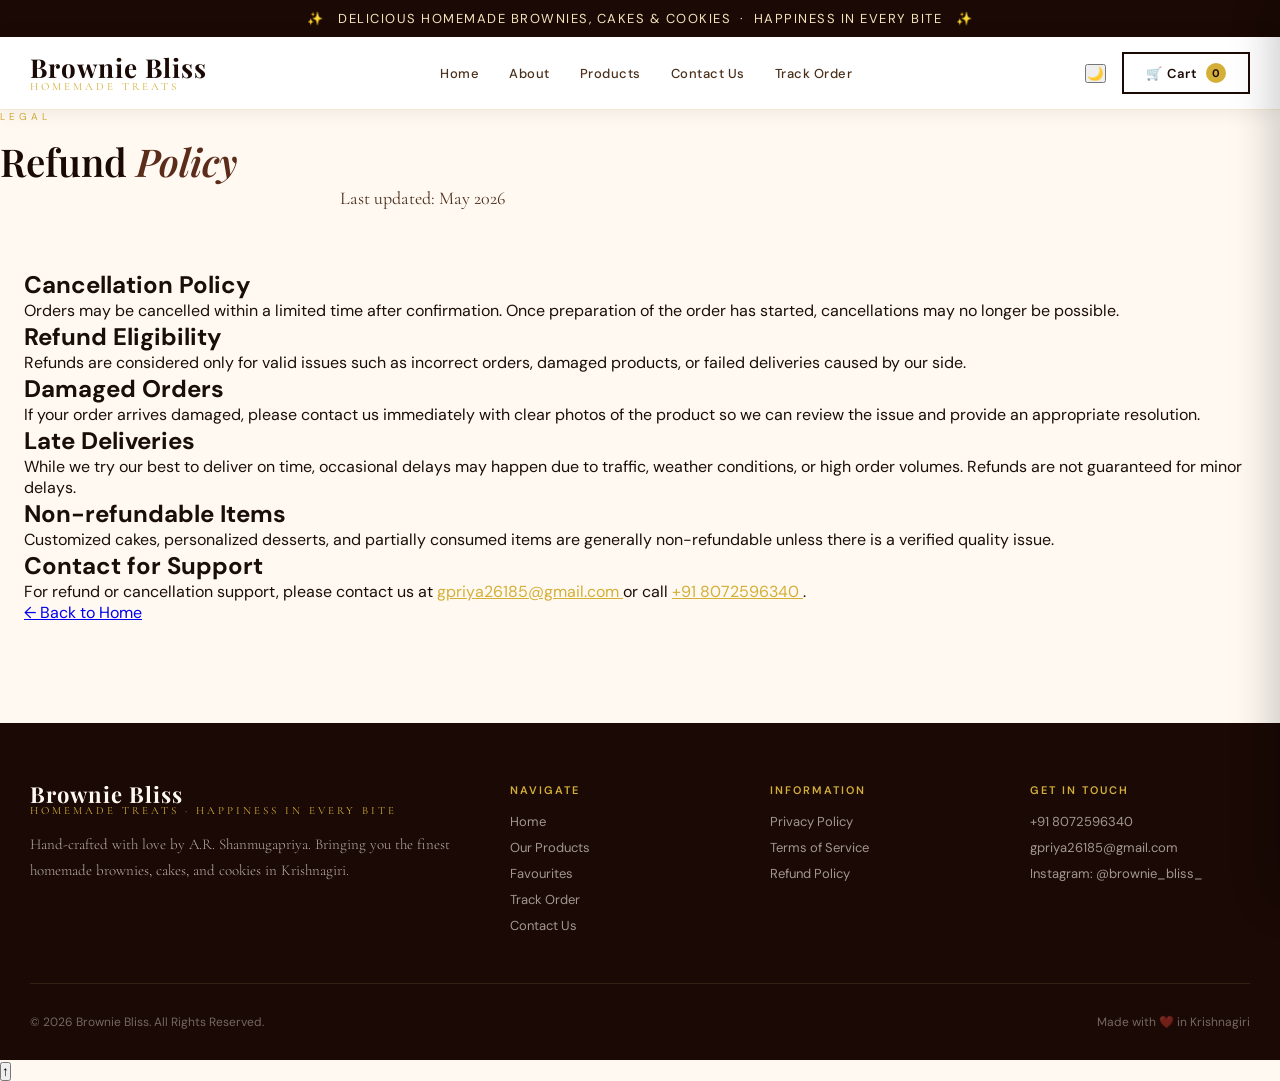
<file: public/refund-policy.html>
<!DOCTYPE html>
<html lang="en">

<head>
    <meta charset="UTF-8">
    <meta name="viewport" content="width=device-width, initial-scale=1.0">
    <link rel="icon" type="image/png" href="assets/favicon.png">
    <title>Refund Policy — Brownie Bliss</title>
    <link
        href="https://fonts.googleapis.com/css2?family=Playfair+Display:ital,wght@0,400;0,600;0,700;1,400&family=Cormorant+Garamond:wght@300;400;500&family=DM+Sans:wght@300;400;500&display=swap"
        rel="stylesheet">
    <link rel="stylesheet" href="style.css">
    <script>
        (function () {
            try {
                var t = localStorage.getItem('bb_theme') || 'light';
                if (t === 'dark') document.documentElement.classList.add('dark');
            } catch (_) { }
        })();
    </script>
</head>

<body>

    <div class="announcement">✨ &nbsp; DELICIOUS HOMEMADE BROWNIES, CAKES & COOKIES &nbsp;·&nbsp; HAPPINESS IN EVERY
        BITE &nbsp; ✨</div>

    <header>
        <div class="header-inner">
            <a href="index.html" class="logo">
                <span class="logo-name">Brownie Bliss</span>
                <span class="logo-sub">Homemade Treats</span>
            </a>
            <nav>
                <a href="index.html">Home</a>
                <a href="about.html">About</a>
                <a href="products.html">Products</a>
                <a href="contact.html">Contact Us</a>
                <a href="track.html">Track Order</a>
            </nav>
            <button class="menu-toggle" onclick="toggleMenu()">☰</button>
            <div class="header-actions">
                <button id="themeToggleBtn" class="theme-toggle-btn" onclick="toggleTheme()"
                    aria-label="Toggle dark mode">
                    <span id="themeIcon">🌙</span>
                </button>
                <button class="cart-btn" onclick="openCart()">
                    🛒 Cart <span class="cart-count" id="cartBadge">0</span>
                </button>
            </div>
        </div>
    </header>

    <div class="mobile-menu" id="mobileMenu">
        <a href="index.html">Home</a>
        <a href="products.html">Products</a>
        <a href="contact.html">Contact</a>
        <a href="track.html">Track Order</a>
    </div>

    <!-- PAGE HERO -->
    <section class="legal-hero">
        <span class="section-label">Legal</span>
        <h1 class="section-title">Refund <em>Policy</em></h1>
        <p
            style="color: var(--text-mid); font-family: 'Cormorant Garamond', serif; font-size: 18px; max-width: 600px; margin: 0 auto;">
            Last updated: May 2026</p>
    </section>

    <!-- CONTENT -->
    <section style="padding: 60px 24px 100px; background: var(--cream);">
        <div class="legal-container">
            <div class="legal-grid">
                <div class="legal-card">
                    <h2>Cancellation Policy</h2>
                    <p>
                        Orders may be cancelled within a limited time after confirmation. Once preparation of the order has 
                        started, cancellations may no longer be possible.
                    </p>
                </div>
                <div class="legal-card">
                    <h2>Refund Eligibility</h2>
                    <p>
                        Refunds are considered only for valid issues such as incorrect orders, damaged products, or 
                        failed deliveries caused by our side.
                    </p>
                </div>

                <div class="legal-card">
                    <h2>Damaged Orders</h2>
                    <p>
                        If your order arrives damaged, please contact us immediately with clear photos of the product so 
                        we can review the issue and provide an appropriate resolution.
                    </p>
                </div>

                <div class="legal-card">
                    <h2>Late Deliveries</h2>
                    <p>
                        While we try our best to deliver on time, occasional delays may happen due to traffic, 
                        weather conditions, or high order volumes. Refunds are not guaranteed for minor delays.
                    </p>
                </div>

                <div class="legal-card">
                    <h2>
                        Non-refundable Items</h2>
                    <p>
                        Customized cakes, personalized desserts, and partially consumed items are generally non-refundable 
                        unless there is a verified quality issue.
                    </p>
                </div>

                <div class="legal-card">
                    <h2>
                        Contact for Support</h2>
                    <p>
                        For refund or cancellation support, please contact us at
                        <a href="mailto:gpriya26185@gmail.com" style="color: var(--gold);">
                            gpriya26185@gmail.com
                        </a>
                        or call
                        <a href="tel:08072596340" style="color: var(--gold);">
                            +91 8072596340
                        </a>.
                    </p>
                </div>
            </div>
            <div class="legal-back">
                <a href="index.html" class="legal-back-btn">
                    ← Back to Home
                </a>
            </div>
        </div>
    </section>

    <footer id="contact">
        <div class="footer-inner">
            <div class="footer-top">
                <div class="footer-brand">
                    <div class="logo">
                        <span class="logo-name">Brownie Bliss</span>
                        <span class="logo-sub">Homemade Treats · Happiness in every bite</span>
                    </div>
                    <p>Hand-crafted with love by A.R. Shanmugapriya. Bringing you the finest homemade brownies, cakes,
                        and cookies in Krishnagiri.</p>
                </div>
                <div class="footer-col">
                    <h4>Navigate</h4>
                    <a href="index.html">Home</a>
                    <a href="products.html">Our Products</a>
                    <a href="favourites.html">Favourites</a>
                    <a href="track.html">Track Order</a>
                    <a href="contact.html">Contact Us</a>
                </div>
                <div class="footer-col">
                    <h4>Information</h4>
                    <a href="privacy-policy.html">Privacy Policy</a>
                    <a href="terms-of-service.html">Terms of Service</a>
                    <a href="refund-policy.html">Refund Policy</a>
                </div>
                <div class="footer-col">
                    <h4>Get In Touch</h4>
                    <a href="tel:08072596340">+91 8072596340</a>
                    <a href="mailto:gpriya26185@gmail.com">gpriya26185@gmail.com</a>
                    <a href="https://instagram.com/brownie_bliss_" target="_blank" rel="noopener noreferrer">Instagram:
                        @brownie_bliss_</a>
                </div>
            </div>
            <div class="footer-bottom">
                <span>© 2026 Brownie Bliss. All Rights Reserved.</span>
                <span>Made with ❤️ in Krishnagiri</span>
            </div>
        </div>
    </footer>

    <div class="cart-overlay" id="cartOverlay" onclick="closeCart()"></div>
    <div class="cart-sidebar" id="cartSidebar">
        <div class="cart-header">
            <span class="cart-title">Your Cart 🛒</span>
            <button class="cart-close" onclick="closeCart()">✕</button>
        </div>
        <div class="cart-items" id="cartItems"></div>
    </div>

    <div class="toast" id="toast"></div>
    <button id="scrollTopBtn" onclick="scrollToTop()">↑</button>
    <script src="script.js"></script>
</body>

</html>
</file>
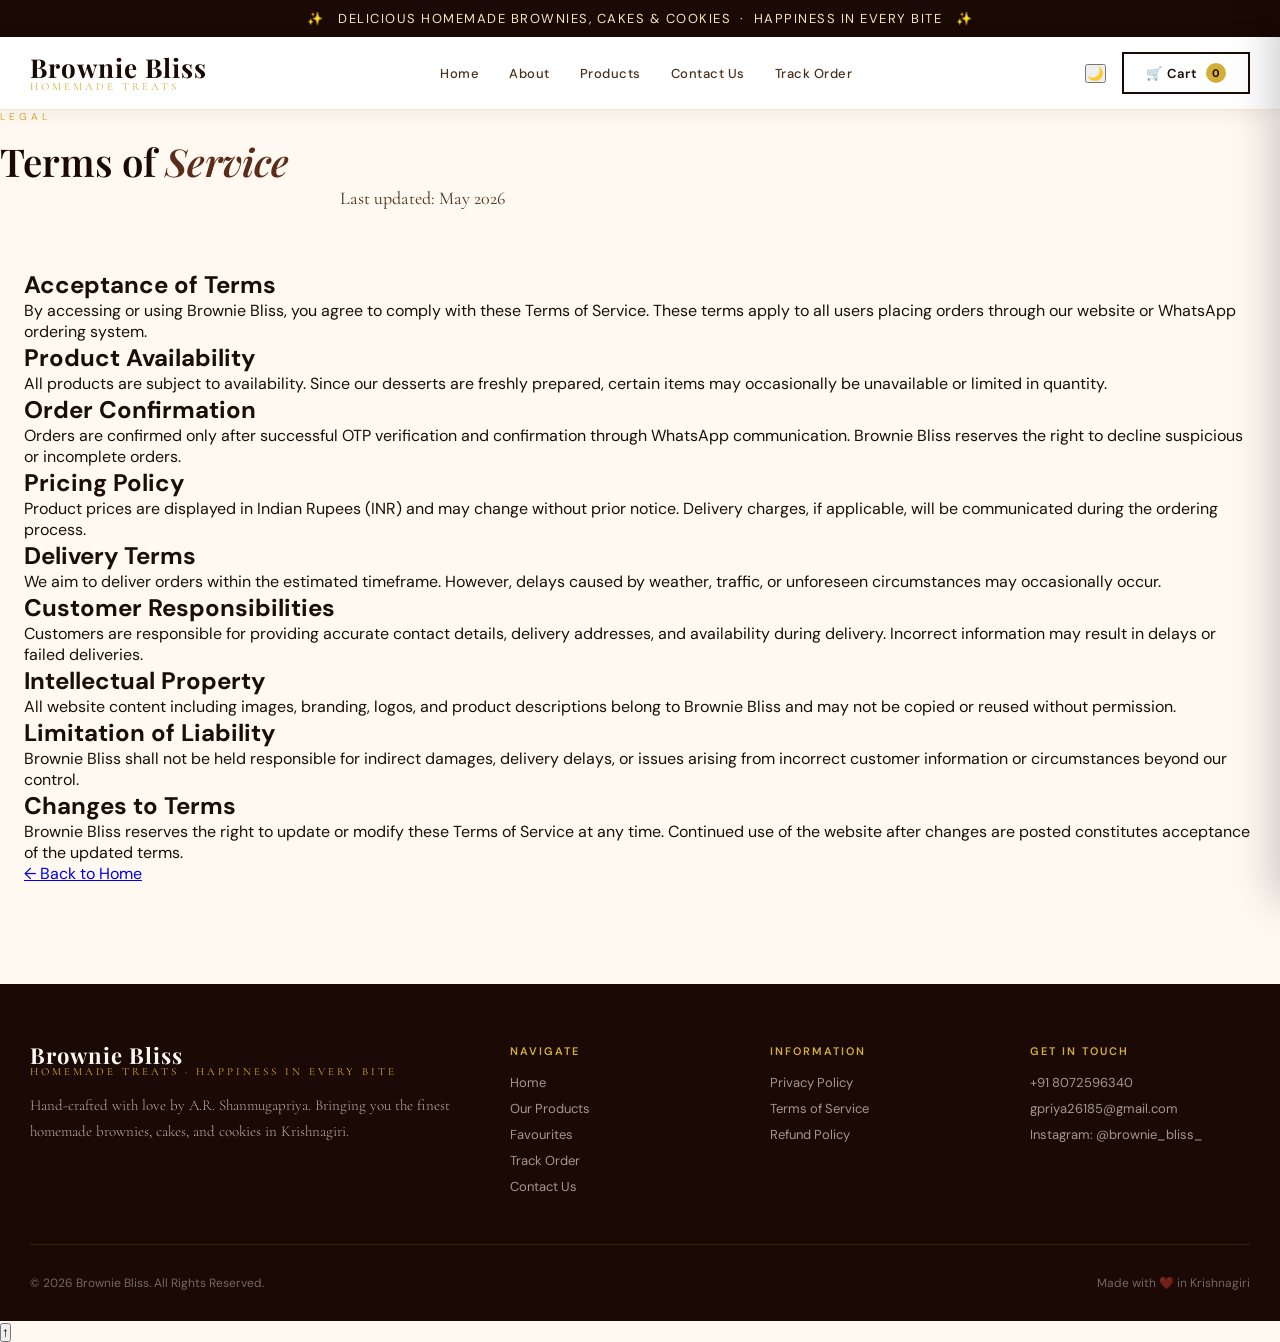
<file: public/terms-of-service.html>
<!DOCTYPE html>
<html lang="en">

<head>
    <meta charset="UTF-8">
    <meta name="viewport" content="width=device-width, initial-scale=1.0">
    <link rel="icon" type="image/png" href="assets/favicon.png">
    <title>Terms of Service — Brownie Bliss</title>
    <link
        href="https://fonts.googleapis.com/css2?family=Playfair+Display:ital,wght@0,400;0,600;0,700;1,400&family=Cormorant+Garamond:wght@300;400;500&family=DM+Sans:wght@300;400;500&display=swap"
        rel="stylesheet">
    <link rel="stylesheet" href="style.css">
    <script>
        (function () {
            try {
                var t = localStorage.getItem('bb_theme') || 'light';
                if (t === 'dark') document.documentElement.classList.add('dark');
            } catch (_) { }
        })();
    </script>
</head>

<body>

    <div class="announcement">✨ &nbsp; DELICIOUS HOMEMADE BROWNIES, CAKES & COOKIES &nbsp;·&nbsp; HAPPINESS IN EVERY
        BITE &nbsp; ✨</div>

    <header>
        <div class="header-inner">
            <a href="index.html" class="logo">
                <span class="logo-name">Brownie Bliss</span>
                <span class="logo-sub">Homemade Treats</span>
            </a>
            <nav>
                <a href="index.html">Home</a>
                <a href="about.html">About</a>
                <a href="products.html">Products</a>
                <a href="contact.html">Contact Us</a>
                <a href="track.html">Track Order</a>
            </nav>
            <button class="menu-toggle" onclick="toggleMenu()">☰</button>
            <div class="header-actions">
                <button id="themeToggleBtn" class="theme-toggle-btn" onclick="toggleTheme()"
                    aria-label="Toggle dark mode">
                    <span id="themeIcon">🌙</span>
                </button>
                <button class="cart-btn" onclick="openCart()">
                    🛒 Cart <span class="cart-count" id="cartBadge">0</span>
                </button>
            </div>
        </div>
    </header>

    <div class="mobile-menu" id="mobileMenu">
        <a href="index.html">Home</a>
        <a href="products.html">Products</a>
        <a href="contact.html">Contact</a>
        <a href="track.html">Track Order</a>
    </div>

    <!-- PAGE HERO -->
    <section class="legal-hero">
        <span class="section-label">Legal</span>
        <h1 class="section-title">Terms of <em>Service</em></h1>
        <p
            style="color: var(--text-mid); font-family: 'Cormorant Garamond', serif; font-size: 18px; max-width: 600px; margin: 0 auto;">
            Last updated: May 2026</p>
    </section>

    <!-- CONTENT -->
    <section style="padding: 60px 24px 100px; background: var(--cream);">
        <div class="legal-container">
            <div class="legal-grid">
                <div class="legal-card">
                    <h2>Acceptance of Terms</h2>
                    <p>
                        By accessing or using Brownie Bliss, you agree to comply with these Terms of Service. These terms apply 
                        to all users placing orders through our website or WhatsApp ordering system.
                    </p>
                </div>
                <div class="legal-card">
                    <h2>Product Availability</h2>
                    <p>
                        All products are subject to availability. Since our desserts are freshly prepared, certain items may 
                        occasionally be unavailable or limited in quantity.
                    </p>
                </div>

                <div class="legal-card">
                    <h2>Order Confirmation</h2>
                    <p>
                        Orders are confirmed only after successful OTP verification and confirmation through WhatsApp 
                        communication. Brownie Bliss reserves the right to decline suspicious or incomplete orders.
                    </p>
                </div>

                <div class="legal-card">
                    <h2>Pricing Policy</h2>
                    <p>
                        Product prices are displayed in Indian Rupees (INR) and may change without prior notice. Delivery 
                        charges, if applicable, will be communicated during the ordering process.
                    </p>
                </div>

                <div class="legal-card">
                    <h2>
                        Delivery Terms</h2>
                    <p>
                        We aim to deliver orders within the estimated timeframe. However, delays caused by weather, traffic, 
                        or unforeseen circumstances may occasionally occur.
                    </p>
                </div>

                <div class="legal-card">
                    <h2>
                        Customer Responsibilities</h2>
                    <p>
                        Customers are responsible for providing accurate contact details, delivery addresses, and 
                        availability during delivery. Incorrect information may result in delays or failed deliveries.
                    </p>
                </div>

                <div class="legal-card">
                    <h2>
                        Intellectual Property</h2>
                    <p>
                        All website content including images, branding, logos, and product descriptions belong to Brownie 
                        Bliss and may not be copied or reused without permission.
                    </p>
                </div>

                <div class="legal-card">
                    <h2>
                        Limitation of Liability</h2>
                    <p>
                        Brownie Bliss shall not be held responsible for indirect damages, delivery delays, or issues arising 
                        from incorrect customer information or circumstances beyond our control.
                    </p>
                </div>

                <div class="legal-card">
                    <h2>Changes to Terms</h2>
                    <p>
                        Brownie Bliss reserves the right to update or modify these Terms of Service at any time. Continued use of the website after changes are posted constitutes acceptance of the updated terms.
                    </p>
                </div>
            </div>
            <div class="legal-back">
                <a href="index.html" class="legal-back-btn">
                    ← Back to Home
                </a>
            </div>
        </div>
    </section>

    <footer id="contact">
        <div class="footer-inner">
            <div class="footer-top">
                <div class="footer-brand">
                    <div class="logo">
                        <span class="logo-name">Brownie Bliss</span>
                        <span class="logo-sub">Homemade Treats · Happiness in every bite</span>
                    </div>
                    <p>Hand-crafted with love by A.R. Shanmugapriya. Bringing you the finest homemade brownies, cakes,
                        and cookies in Krishnagiri.</p>
                </div>
                <div class="footer-col">
                    <h4>Navigate</h4>
                    <a href="index.html">Home</a>
                    <a href="products.html">Our Products</a>
                    <a href="favourites.html">Favourites</a>
                    <a href="track.html">Track Order</a>
                    <a href="contact.html">Contact Us</a>
                </div>
                <div class="footer-col">
                    <h4>Information</h4>
                    <a href="privacy-policy.html">Privacy Policy</a>
                    <a href="terms-of-service.html">Terms of Service</a>
                    <a href="refund-policy.html">Refund Policy</a>
                </div>
                <div class="footer-col">
                    <h4>Get In Touch</h4>
                    <a href="tel:08072596340">+91 8072596340</a>
                    <a href="mailto:gpriya26185@gmail.com">gpriya26185@gmail.com</a>
                    <a href="https://instagram.com/brownie_bliss_" target="_blank" rel="noopener noreferrer">Instagram:
                        @brownie_bliss_</a>
                </div>
            </div>
            <div class="footer-bottom">
                <span>© 2026 Brownie Bliss. All Rights Reserved.</span>
                <span>Made with ❤️ in Krishnagiri</span>
            </div>
        </div>
    </footer>

    <div class="cart-overlay" id="cartOverlay" onclick="closeCart()"></div>
    <div class="cart-sidebar" id="cartSidebar">
        <div class="cart-header">
            <span class="cart-title">Your Cart 🛒</span>
            <button class="cart-close" onclick="closeCart()">✕</button>
        </div>
        <div class="cart-items" id="cartItems"></div>
    </div>

    <div class="toast" id="toast"></div>
    <button id="scrollTopBtn" onclick="scrollToTop()">↑</button>
    <script src="script.js"></script>
</body>

</html>
</file>
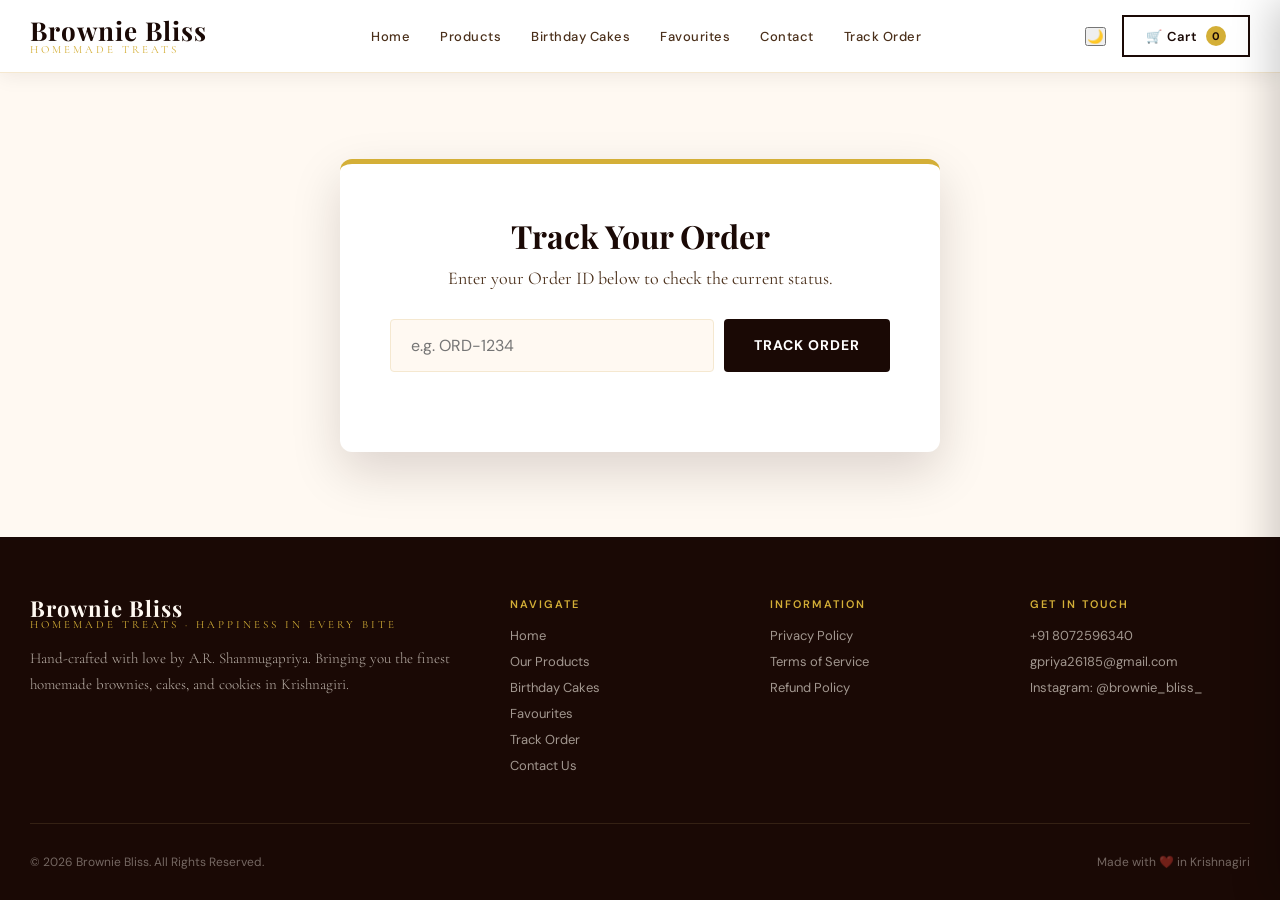
<file: public/track.html>
<!DOCTYPE html>
<html lang="en">

<head>
    <meta charset="UTF-8">
    <meta name="viewport" content="width=device-width, initial-scale=1.0">
    <title>Track Order - Brownie Bliss</title>
    <link rel="icon" type="image/png" href="assets/favicon.png">
    <link
        href="https://fonts.googleapis.com/css2?family=Playfair+Display:ital,wght@0,400;0,600;0,700;1,400&family=Cormorant+Garamond:wght@300;400;500&family=DM+Sans:wght@300;400;500;700&display=swap"
        rel="stylesheet">
    <link rel="stylesheet" href="style.css">
    <!-- Theme init: sets dark class synchronously before first paint (no flash) -->
    <script>
        (function () {
            try {
                var t = localStorage.getItem('bb_theme') || 'light';
                if (t === 'dark') document.documentElement.classList.add('dark');
            } catch (_) { }
        })();
    </script>
</head>

<body class="track-page-body">

    <!-- HEADER -->
    <header>
        <div class="header-inner">
            <button class="menu-toggle" onclick="toggleMenu()">☰</button>
            <a href="index.html" class="logo">
                <span class="logo-name">Brownie Bliss</span>
                <span class="logo-sub">Homemade Treats</span>
            </a>
            <nav>
                <a href="index.html#home">Home</a>
                <a href="index.html#products">Products</a>
                <a href="index.html#birthday">Birthday Cakes</a>
                <a href="favourites.html">Favourites <span class="nav-count" data-favourites-count style="display:none">0</span></a>
                <a href="index.html#contact">Contact</a>
                <a href="track.html">Track Order</a>
            </nav>
            <div class="header-actions">
                <button id="themeToggleBtn" class="theme-toggle-btn" onclick="toggleTheme()"
                    aria-label="Toggle dark mode" title="Toggle dark mode">
                    <span id="themeIcon">🌙</span>
                </button>
                <button class="cart-btn" onclick="openCart()">
                    🛒 Cart <span class="cart-count" id="cartBadge">0</span>
                </button>
            </div>
        </div>
    </header>
<div class="mobile-menu" id="mobileMenu">
  <a href="index.html#home">Home</a>
  <a href="index.html#products">Products</a>
  <a href="index.html#birthday">Birthday Cakes</a>
  <a href="favourites.html">Favourites</a>
  <a href="index.html#contact">Contact</a>
  <a href="track.html">Track Order</a>
</div>
    <div class="track-content-wrapper">
        <div class="track-container">
            <h2>Track Your Order</h2>
            <p class="track-subtitle">Enter your Order ID below to check the current status.</p>

            <div class="track-input-group">
                <input type="text" id="orderIdInput" placeholder="e.g. ORD-1234" />
                <button onclick="trackOrder()">Track Order</button>
            </div>

            <div id="trackError" class="track-error"></div>

            <div id="result">
                <h3>Order <span id="resOrderId"></span></h3>

                <div class="order-meta">
                    <div>
                        <span class="meta-label">Date Placed</span>
                        <div id="resDate" class="meta-value"></div>
                    </div>
                    <div>
                        <span class="meta-label">Total Amount</span>
                        <div class="meta-value">₹<span id="resTotalTop"></span></div>
                    </div>
                </div>

                <div class="tracking-timeline" id="trackingTimeline">
                    <div class="timeline-step" id="step-pending">
                        <div class="step-icon">⏳</div>
                        <div class="step-content">
                            <div class="step-title">Order Placed</div>
                            <div class="step-desc">We have received your order</div>
                        </div>
                    </div>
                    <div class="timeline-step" id="step-confirmed">
                        <div class="step-icon">✅</div>
                        <div class="step-content">
                            <div class="step-title">Confirmed</div>
                            <div class="step-desc">Your order has been confirmed</div>
                        </div>
                    </div>
                    <div class="timeline-step" id="step-preparing">
                        <div class="step-icon">🧑‍🍳</div>
                        <div class="step-content">
                            <div class="step-title">Preparing</div>
                            <div class="step-desc">We are baking your treats</div>
                        </div>
                    </div>
                    <div class="timeline-step" id="step-delivered">
                        <div class="step-icon">🚚</div>
                        <div class="step-content">
                            <div class="step-title">Delivered</div>
                            <div class="step-desc">Enjoy your Brownie Bliss!</div>
                        </div>
                    </div>
                </div>
                
                <div id="cancelledAlert" class="cancelled-alert" style="display: none;">
                    ❌ This order has been cancelled. Please contact support.
                </div>

                <h4>Items</h4>
                <table class="receipt-table">
                    <tbody id="resItems"></tbody>
                    <tfoot>
                        <tr class="result-total">
                            <td>Total</td>
                            <td class="text-right">₹<span id="resTotal"></span></td>
                        </tr>
                    </tfoot>
                </table>
            </div>
        </div>
    </div>

    <!-- FOOTER -->
    <footer id="contact">
        <div class="footer-inner">
            <div class="footer-top">
                <div class="footer-brand">
                    <div class="logo">
                        <span class="logo-name">Brownie Bliss</span>
                        <span class="logo-sub">Homemade Treats · Happiness in every bite</span>
                    </div>
                    <p>Hand-crafted with love by A.R. Shanmugapriya. Bringing you the finest homemade brownies, cakes,
                        and cookies in Krishnagiri.</p>
                </div>
                <div class="footer-col">
                    <h4>Navigate</h4>
                    <a href="index.html#home">Home</a>
                    <a href="index.html#products">Our Products</a>
                    <a href="index.html#birthday">Birthday Cakes</a>
                    <a href="favourites.html">Favourites</a>
                    <a href="track.html">Track Order</a>
                    <a href="index.html#contact">Contact Us</a>
                </div>
                <div class="footer-col">
                    <h4>Information</h4>
                    <a href="privacy-policy.html">Privacy Policy</a>
                    <a href="terms-of-service.html">Terms of Service</a>
                    <a href="refund-policy.html">Refund Policy</a>
                </div>
                <div class="footer-col">
                    <h4>Get In Touch</h4>
                    <a href="tel:08072596340">+91 8072596340</a>
                    <a href="mailto:gpriya26185@gmail.com">gpriya26185@gmail.com</a>
                    <a href="https://instagram.com/brownie_bliss_" target="_blank">Instagram: @brownie_bliss_</a>
                </div>
            </div>
            <div class="footer-bottom">
                <span>© 2026 Brownie Bliss. All Rights Reserved.</span>
                <span>Made with ❤️ in Krishnagiri</span>
            </div>
        </div>
    </footer>

    <!-- SHARED COMPONENTS -->
    <div class="cart-overlay" id="cartOverlay" onclick="closeCart()"></div>
    <div class="cart-sidebar" id="cartSidebar">
        <div class="cart-header">
            <span class="cart-title">Your Cart 🛒</span>
            <button class="cart-close" onclick="closeCart()">✕</button>
        </div>
        <div class="cart-items" id="cartItems"></div>
        <div class="cart-footer" id="cartFooter" style="display:none">
            <div class="cart-total">
                <span class="cart-total-label">Total Amount</span>
                <span class="cart-total-amt" id="cartTotal">₹0</span>
            </div>
            <button class="whatsapp-btn" onclick="sendToWhatsApp()">
                Order via WhatsApp
            </button>
            <p class="whatsapp-note">You'll be redirected to WhatsApp to confirm your order</p>
        </div>
    </div>

    <!-- TOAST -->
    <div class="toast" id="toast"></div>

    <script src="script.js"></script>
</body>

</html>
</file>
<file: public/style.css>
style.css

html {
  scroll-behavior: smooth;
}

:root {
  --color-primary: #4A2C0A;
  --brown-mid: #3C1E14;
  --color-accent: #D2691E;
  --brand-red: #8B0000;
  --gold: #D4AF37;
  --gold-light: #F4E4BC;
  --cream: #FFF9F2;
  --cream-dark: #F5E8D0;
  --text-dark: #1a0f08;
  --text-mid: #4a2f1a;
  --white: #fff;
  --shadow-sm: 0 2px 4px rgba(26, 9, 5, 0.05);
  --shadow-md: 0 10px 30px rgba(26, 9, 5, 0.1);
  --shadow-lg: 0 20px 50px rgba(26, 9, 5, 0.15);
  --radius-sm: 4px;
  --radius-md: 12px;
  --radius-lg: 20px;
  --glass: rgba(255, 255, 255, 0.15);
  --glass-border: rgba(255, 255, 255, 0.2);
}

html.dark {
  --cream: #121212;
  --cream-dark: #1e1e1e;
  --white: #1a1a1a;

  --text-dark: #f5f5f5;
  --text-mid: #d1d1d1;

  --brown-dark: #f5e6ca;
  --brown-mid: #d6b98c;
  --brown-warm: #e0b97f;

  --glass: rgba(255, 255, 255, 0.08);
  --glass-border: rgba(255, 255, 255, 0.15);
}

* {
  margin: 0;
  padding: 0;
  box-sizing: border-box;
}

body {
  background: var(--cream);
  color: var(--text-dark);
  font-family: 'DM Sans', sans-serif;
  overflow-x: hidden;
}

/* ANNOUNCEMENT BAR */
.announcement {
  background: var(--color-primary);
  color: var(--gold-light);
  text-align: center;
  padding: 10px 20px;
  font-size: 13px;
  letter-spacing: 1.5px;
  font-family: 'DM Sans', sans-serif;
  font-weight: 400;
}

/* HEADER */
header {
  background: var(--white);
  border-bottom: 1px solid var(--cream-dark);
  position: sticky;
  top: 0;
  z-index: 1000;
  box-shadow: 0 2px 20px rgba(44, 24, 16, 0.08);
}

.header-inner {
  max-width: 1300px;
  margin: 0 auto;
  padding: 0 30px;
  display: flex;
  align-items: center;
  justify-content: space-between;
  height: 72px;
}

.logo {
  display: flex;
  flex-direction: column;
  line-height: 1;
}

.logo-name {
  font-family: 'Playfair Display', serif;
  font-size: 26px;
  font-weight: 700;
  color: var(--color-primary);
  letter-spacing: 1px;
}

.logo-sub {
  font-family: 'Cormorant Garamond', serif;
  font-size: 11px;
  letter-spacing: 3px;
  color: var(--gold);
  text-transform: uppercase;
}

nav {
  display: flex;
  gap: 30px;
  align-items: center;
}

nav a {
  text-decoration: none;
  color: var(--text-mid);
  font-size: 13px;
  letter-spacing: 0.5px;
  font-weight: 500;
  transition: color 0.2s;
  position: relative;
}

nav a::after {
  content: '';
  position: absolute;
  bottom: -3px;
  left: 0;
  right: 0;
  height: 1px;
  background: var(--gold);
  transform: scaleX(0);
  transition: transform 0.25s;
}

nav a:hover::after {
  transform: scaleX(1);
}

nav a:hover {
  color: var(--color-primary);
}

.header-actions {
  display: flex;
  gap: 16px;
  align-items: center;
}

.cart-btn {
  position: relative;
  background: none;
  border: 2px solid var(--color-primary);
  color: var(--color-primary);
  padding: 9px 22px;
  font-family: 'DM Sans', sans-serif;
  font-size: 13px;
  font-weight: 600;
  letter-spacing: 1px;
  cursor: pointer;
  transition: all 0.2s;
  border-radius: 0;
  display: flex;
  align-items: center;
  gap: 8px;
}

.cart-btn:hover {
  background: var(--color-primary);
  color: var(--white);
}

.cart-count {
  background: var(--gold);
  color: var(--color-primary);
  border-radius: 50%;
  width: 20px;
  height: 20px;
  font-size: 11px;
  font-weight: 700;
  display: flex;
  align-items: center;
  justify-content: center;
}

/* HERO */
.hero {
  background: var(--color-primary);
  position: relative;
  overflow: hidden;
  min-height: 520px;
  display: flex;
  align-items: center;
}

.hero-bg {
  position: absolute;
  inset: 0;
  background:
    radial-gradient(ellipse at 30% 50%, rgba(201, 169, 110, 0.15) 0%, transparent 60%),
    radial-gradient(ellipse at 80% 20%, rgba(139, 69, 19, 0.3) 0%, transparent 50%),
    linear-gradient(135deg, #2C1810 0%, #3d1f10 50%, #1a0c06 100%);
}

.hero-pattern {
  position: absolute;
  inset: 0;
  opacity: 0.04;
  background-image: repeating-linear-gradient(45deg, var(--gold) 0, var(--gold) 1px, transparent 0, transparent 50%);
  background-size: 20px 20px;
}

.hero-content {
  position: relative;
  max-width: 1300px;
  margin: 0 auto;
  padding: 80px 30px;
  display: grid;
  grid-template-columns: 1fr 1fr;
  gap: 60px;
  align-items: center;
  width: 100%;
}

.hero-text {
  color: var(--white);
}

.hero-badge {
  display: inline-block;
  border: 1px solid var(--gold);
  color: var(--gold);
  font-size: 10px;
  letter-spacing: 3px;
  text-transform: uppercase;
  padding: 6px 16px;
  margin-bottom: 24px;
  font-family: 'DM Sans', sans-serif;
}

.hero-title {
  font-family: 'Playfair Display', serif;
  font-size: clamp(36px, 4vw, 56px);
  font-weight: 700;
  line-height: 1.15;
  color: var(--cream);
  margin-bottom: 20px;
}

.hero-title em {
  font-style: italic;
  color: var(--gold);
}

.hero-desc {
  font-family: 'Cormorant Garamond', serif;
  font-size: 18px;
  color: rgba(253, 246, 237, 0.7);
  line-height: 1.7;
  margin-bottom: 36px;
  font-weight: 300;
}

.hero-cta {
  display: inline-flex;
  align-items: center;
  gap: 12px;
  background: var(--gold);
  color: var(--color-primary);
  padding: 14px 36px;
  text-decoration: none;
  font-size: 13px;
  font-weight: 700;
  letter-spacing: 1.5px;
  text-transform: uppercase;
  transition: all 0.25s;
  font-family: 'DM Sans', sans-serif;
  cursor: pointer;
  border: none;
}

.hero-cta:hover {
  background: var(--cream);
  transform: translateY(-2px);
  box-shadow: 0 8px 24px rgba(0, 0, 0, 0.3);
}

.hero-visual {
  display: grid;
  grid-template-columns: 1fr 1fr;
  gap: 12px;
}

.hero-card {
  background: var(--glass);
  backdrop-filter: blur(14px);
  -webkit-backdrop-filter: blur(14px);
  border: 1px solid var(--glass-border);
  border-radius: var(--radius-md);
  overflow: hidden;
  cursor: pointer;
  transition: all 0.4s cubic-bezier(0.165, 0.84, 0.44, 1);
  box-shadow: var(--shadow-md);
}

.hero-card:hover {
  transform: translateY(-8px) scale(1.02);
  box-shadow: var(--shadow-lg);
  border-color: rgba(212, 175, 55, 0.4);
}

.hero-card:first-child {
  grid-column: span 2;
}

.hero-card img {
  width: 100%;
  height: 200px;
  object-fit: cover;
  display: block;
}

.hero-card:first-child img {
  height: 160px;
}

.hero-card-label {
  padding: 14px 18px;
  font-family: 'DM Sans', sans-serif;
  font-size: 13px;
  font-weight: 600;
  color: #fff;
  letter-spacing: 0.5px;
  background: linear-gradient(to bottom, rgba(0, 0, 0, 0), rgba(0, 0, 0, 0.4));
}

/* VALUES STRIP */
.values-strip {
  background: var(--brown-mid);
  padding: 28px 30px;
}

.values-inner {
  max-width: 1300px;
  margin: 0 auto;
  display: flex;
  justify-content: space-around;
  flex-wrap: wrap;
  gap: 20px;
}

.value-item {
  display: flex;
  align-items: center;
  gap: 12px;
  color: var(--cream);
}

.value-icon {
  font-size: 22px;
  opacity: 0.9;
}

.value-text strong {
  display: block;
  font-size: 13px;
  font-weight: 600;
  letter-spacing: 0.5px;
  font-family: 'DM Sans', sans-serif;
}

.value-text span {
  font-size: 11px;
  opacity: 0.65;
  font-family: 'Cormorant Garamond', serif;
  font-size: 13px;
}

/* SECTION TITLES */
.section-header {
  text-align: center;
  margin-bottom: 48px;
}

.section-label {
  font-family: 'DM Sans', sans-serif;
  font-size: 10px;
  letter-spacing: 4px;
  color: var(--gold);
  text-transform: uppercase;
  margin-bottom: 12px;
  display: block;
}

.section-title {
  font-family: 'Playfair Display', serif;
  font-size: clamp(28px, 3vw, 40px);
  font-weight: 600;
  color: var(--color-primary);
}

.section-title em {
  font-style: italic;
  color: var(--color-accent);
}

/* CATEGORIES */
.categories-section {
  padding: 80px 30px;
  max-width: 1300px;
  margin: 0 auto;
}

.categories-grid {
  display: grid;
  grid-template-columns: repeat(4, 1fr);
  gap: 20px;
}

.cat-card {
  position: relative;
  overflow: hidden;
  cursor: pointer;
  border-radius: var(--radius-md);
  box-shadow: var(--shadow-md);
  aspect-ratio: 3/4;
  transition: all 0.4s ease;
}

.cat-card:hover {
  transform: translateY(-5px);
  box-shadow: var(--shadow-lg);
}

.cat-card img {
  width: 100%;
  height: 100%;
  object-fit: cover;
  transition: transform 0.4s ease;
  display: block;
}

.cat-card:hover img {
  transform: scale(1.07);
}

.cat-overlay {
  position: absolute;
  inset: 0;
  background: linear-gradient(to top, rgba(44, 24, 16, 0.85) 0%, rgba(44, 24, 16, 0.1) 60%, transparent 100%);
  display: flex;
  flex-direction: column;
  justify-content: flex-end;
  padding: 24px 20px;
  transition: background 0.3s;
}

.cat-card:hover .cat-overlay {
  background: linear-gradient(to top, rgba(44, 24, 16, 0.95) 0%, rgba(44, 24, 16, 0.3) 60%, transparent 100%);
}

.cat-name {
  font-family: 'Playfair Display', serif;
  font-size: 20px;
  font-weight: 600;
  color: var(--white);
  margin-bottom: 6px;
}

.cat-count {
  font-size: 12px;
  color: var(--gold-light);
  letter-spacing: 1px;
  font-family: 'DM Sans', sans-serif;
}

.cat-arrow {
  position: absolute;
  top: 16px;
  right: 16px;
  width: 32px;
  height: 32px;
  background: rgba(255, 255, 255, 0.1);
  border: 1px solid rgba(255, 255, 255, 0.3);
  border-radius: 50%;
  display: flex;
  align-items: center;
  justify-content: center;
  color: white;
  font-size: 14px;
  opacity: 0;
  transition: opacity 0.2s;
}

.cat-card:hover .cat-arrow {
  opacity: 1;
}

/* PRODUCTS SECTION */
.products-section {
  background: var(--cream-dark);
  padding: 80px 30px;
}

.products-inner {
  max-width: 1300px;
  margin: 0 auto;
}

/* FILTER TABS */
.filter-tabs {
  display: flex;
  gap: 8px;
  justify-content: center;
  margin-bottom: 40px;
  flex-wrap: wrap;
}

.filter-tab {
  padding: 8px 20px;
  border: 1px solid var(--brown-mid);
  background: none;
  color: var(--brown-mid);
  font-family: 'DM Sans', sans-serif;
  font-size: 12px;
  letter-spacing: 1px;
  cursor: pointer;
  transition: all 0.2s;
  font-weight: 500;
}

.filter-tab.active,
.filter-tab:hover {
  background: var(--color-primary);
  color: var(--cream);
  border-color: var(--color-primary);
}

.products-grid,
.all-products-grid {
  display: grid;
  grid-template-columns: repeat(auto-fill, minmax(240px, 240px));
  justify-content: center;
  gap: 28px;
  width: 100%;
}

/* Responsive adjustments */
@media (max-width: 768px) {
  .products-grid {
    grid-template-columns: repeat(2, 1fr);
  }
}

@media (max-width: 480px) {
  .products-grid {
    grid-template-columns: 1fr;
  }
}

.product-card {
  background: var(--white);
  border-radius: var(--radius-lg);
  overflow: hidden;
  box-shadow: var(--shadow-md);
  transition: transform 0.3s ease, box-shadow 0.3s ease;
  display: flex;
  flex-direction: column;
  height: 100%;
}

.product-card:hover {
  transform: translateY(-12px);
  box-shadow: var(--shadow-lg);
}

.product-img-wrap {
  position: relative;
  overflow: hidden;
  height: 0;
  padding-top: 75%; /* 4:3 aspect ratio */
}

.product-img-wrap img {
  position: absolute;
  top: 0;
  left: 0;
  width: 100%;
  height: 100%;
  object-fit: cover;
  transition: transform 0.4s;
}

.product-card:hover .product-img-wrap img {
  transform: scale(1.05);
}

.bestseller-badge {
  position: absolute;
  color: var(--color-primary);
  font-size: 10px;
  letter-spacing: 1px;
  text-transform: uppercase;
  padding: 5px 12px;
  font-weight: 700;
  font-family: 'DM Sans', sans-serif;
  border-radius: 30px;
  box-shadow: 0 4px 12px rgba(212, 175, 55, 0.4);
  z-index: 10;
}

.favorite-btn {
  position: absolute;
  top: 15px;
  right: 15px;
  width: 38px;
  height: 38px;
  border: 1px solid rgba(255, 255, 255, 0.7);
  background: rgba(255, 249, 242, 0.92);
  color: var(--brown-dark);
  border-radius: 50%;
  font-size: 22px;
  line-height: 1;
  cursor: pointer;
  z-index: 12;
  display: inline-flex;
  align-items: center;
  justify-content: center;
  box-shadow: 0 6px 18px rgba(26, 9, 5, 0.15);
  transition: transform 0.2s, background 0.2s, color 0.2s;
}

.favorite-btn:hover {
  transform: translateY(-2px) scale(1.04);
  background: var(--gold-light);
}

.favorite-btn.active {
  background: var(--gold);
  color: var(--brown-dark);
  border-color: var(--gold);
}

.favorite-btn-inline {
  position: static;
  flex: 0 0 auto;
  margin-left: 12px;
}

.birthday-title-row {
  display: flex;
  align-items: flex-start;
  justify-content: space-between;
  gap: 16px;
}

.hero-favourite-btn {
  display: inline-flex;
  align-items: center;
  justify-content: center;
  gap: 10px;
  margin-left: 14px;
  padding: 13px 22px;
  border: 1px solid rgba(212, 175, 55, 0.65);
  background: transparent;
  color: var(--gold-light);
  font-family: 'DM Sans', sans-serif;
  font-size: 12px;
  font-weight: 700;
  letter-spacing: 1.2px;
  text-transform: uppercase;
  cursor: pointer;
  transition: all 0.25s;
}

.hero-favourite-btn:hover,
.hero-favourite-btn.active {
  background: var(--gold);
  color: var(--brown-dark);
}

.nav-count {
  min-width: 18px;
  height: 18px;
  margin-left: 4px;
  border-radius: 50%;
  background: var(--gold);
  color: var(--brown-dark);
  font-size: 10px;
  font-weight: 700;
  align-items: center;
  justify-content: center;
  vertical-align: middle;
}

.product-info {
  padding: 18px 18px 20px;
}

.product-category {
  font-size: 10px;
  letter-spacing: 2px;
  color: var(--gold);
  text-transform: uppercase;
  font-family: 'DM Sans', sans-serif;
  margin-bottom: 6px;
}

.product-name {
  font-family: 'Playfair Display', serif;
  font-size: 16px;
  font-weight: 600;
  color: var(--color-primary);
  margin-bottom: 6px;
  line-height: 1.3;
}

.product-desc {
  font-family: 'DM Sans', sans-serif;
  font-size: 12px;
  color: var(--text-mid);
  margin-bottom: 12px;
  line-height: 1.4;
}

.product-price {
  font-family: 'DM Sans', sans-serif;
  font-size: 18px;
  font-weight: 700;
  color: var(--color-accent);
  margin-bottom: 14px;
}

.add-to-cart {
  width: 100%;
  padding: 14px;
  background: var(--color-primary);
  color: var(--cream);
  border: none;
  font-family: 'DM Sans', sans-serif;
  font-size: 11px;
  letter-spacing: 2px;
  text-transform: uppercase;
  font-weight: 700;
  cursor: pointer;
  transition: all 0.3s;
  display: flex;
  align-items: center;
  justify-content: center;
  gap: 8px;
  border-radius: var(--radius-sm);
}

.add-to-cart:hover {
  background: var(--brown-mid);
  gap: 12px;
  letter-spacing: 2.5px;
}

.add-to-cart.added {
  background: #2d6a2d;
  color: white;
}

/* FAVOURITES */
.favourites-page {
  background: var(--cream);
}

.favourites-hero {
  background: var(--cream-dark);
  padding: 70px 30px 56px;
  text-align: center;
  border-bottom: 1px solid rgba(92, 44, 26, 0.08);
}

.favourites-intro {
  max-width: 560px;
  margin: 16px auto 0;
  color: var(--text-mid);
  font-family: 'Cormorant Garamond', serif;
  font-size: 20px;
  line-height: 1.6;
}

.favourites-section {
  padding: 70px 30px 90px;
}

.favourites-group {
  margin-top: 56px;
}

.favourites-group:empty {
  display: none;
}

.favourite-bakeries-grid {
  display: grid;
  grid-template-columns: repeat(auto-fit, minmax(280px, 1fr));
  gap: 24px;
}

.favourite-bakery-card {
  display: grid;
  grid-template-columns: 190px 1fr;
  overflow: hidden;
  background: var(--white);
  border: 1px solid rgba(0, 0, 0, 0.03);
  border-radius: var(--radius-md);
  box-shadow: var(--shadow-sm);
}

.favourite-bakery-card img {
  width: 100%;
  height: 100%;
  min-height: 210px;
  object-fit: cover;
}

.favourite-bakery-info {
  padding: 24px;
}

.favourite-bakery-info h3 {
  font-family: 'Playfair Display', serif;
  font-size: 26px;
  color: var(--brown-dark);
  margin-bottom: 8px;
}

.favourite-bakery-info p {
  color: var(--text-mid);
  margin-bottom: 22px;
}

.favourite-remove {
  max-width: 220px;
}

.favourites-empty {
  max-width: 520px;
  margin: 0 auto;
  padding: 60px 30px;
  background: var(--white);
  border-top: 5px solid var(--gold);
  border-radius: var(--radius-md);
  box-shadow: var(--shadow-md);
  text-align: center;
}

.favourites-empty h2 {
  font-family: 'Playfair Display', serif;
  color: var(--brown-dark);
  margin-bottom: 10px;
}

.favourites-empty p {
  color: var(--text-mid);
  margin-bottom: 26px;
}

/* GIFTING BANNER */
.gifting-section {
  padding: 80px 30px;
  max-width: 1300px;
  margin: 0 auto;
  display: grid;
  grid-template-columns: 1fr 1fr;
  gap: 40px;
  align-items: center;
}

.gifting-text .section-header {
  text-align: left;
  margin-bottom: 24px;
}

.gifting-text p {
  font-family: 'Cormorant Garamond', serif;
  font-size: 18px;
  color: var(--text-mid);
  line-height: 1.8;
  margin-bottom: 30px;
  font-weight: 300;
}

.btn-outline {
  display: inline-block;
  padding: 12px 32px;
  border: 2px solid var(--color-primary);
  color: var(--color-primary);
  text-decoration: none;
  font-family: 'DM Sans', sans-serif;
  font-size: 12px;
  letter-spacing: 1.5px;
  text-transform: uppercase;
  font-weight: 600;
  transition: all 0.2s;
  cursor: pointer;
  background: none;
}

.btn-outline:hover {
  background: var(--color-primary);
  color: var(--cream);
}

.gifting-img {
  border-radius: 2px;
  overflow: hidden;
  box-shadow: var(--shadow);
}

.gifting-img img {
  width: 100%;
  height: 400px;
  object-fit: cover;
  display: block;
}

/* FOOTER */
footer {
  background: var(--color-primary);
  color: rgba(253, 246, 237, 0.7);
  padding: 60px 30px 30px;
}

.footer-inner {
  max-width: 1300px;
  margin: 0 auto;
}

.footer-top {
  display: grid;
  grid-template-columns: 2fr 1fr 1fr 1fr;
  gap: 40px;
  padding-bottom: 40px;
  border-bottom: 1px solid rgba(201, 169, 110, 0.15);
  margin-bottom: 30px;
}

.footer-brand .logo-name {
  color: var(--cream);
  font-size: 22px;
}

.footer-brand .logo-sub {
  color: var(--gold);
}

.footer-brand p {
  font-size: 13px;
  line-height: 1.7;
  margin-top: 16px;
  font-family: 'Cormorant Garamond', serif;
  font-size: 15px;
  font-weight: 300;
}

.footer-col h4 {
  font-family: 'DM Sans', sans-serif;
  font-size: 11px;
  letter-spacing: 2px;
  text-transform: uppercase;
  color: var(--gold);
  margin-bottom: 16px;
  font-weight: 600;
}

.footer-col a {
  display: block;
  color: rgba(253, 246, 237, 0.6);
  text-decoration: none;
  font-size: 13px;
  margin-bottom: 9px;
  transition: color 0.2s;
  font-family: 'DM Sans', sans-serif;
}

.footer-col a:hover {
  color: var(--gold-light);
}

.footer-bottom {
  display: flex;
  justify-content: space-between;
  align-items: center;
  font-size: 12px;
  color: rgba(253, 246, 237, 0.4);
  font-family: 'DM Sans', sans-serif;
}

html {
  scroll-behavior: smooth;
}

#contact:target {
  animation: contactHighlight 1s ease;
}

@keyframes contactHighlight {
  0% {
    box-shadow: 0 0 0 9999px rgba(201, 169, 110, 0.08);
  }

  100% {
    box-shadow: none;
  }
}

/* CART SIDEBAR */
.cart-overlay {
  position: fixed;
  inset: 0;
  background: rgba(0, 0, 0, 0.5);
  z-index: 2000;
  opacity: 0;
  pointer-events: none;
  transition: opacity 0.3s;
}

.cart-overlay.open {
  opacity: 1;
  pointer-events: all;
}

.cart-sidebar {
  position: fixed;
  top: 0;
  right: 0;
  bottom: 0;
  width: 400px;
  background: var(--white);
  z-index: 2001;
  transform: translateX(100%);
  transition: transform 0.35s cubic-bezier(0.4, 0, 0.2, 1);
  display: flex;
  flex-direction: column;
  box-shadow: -8px 0 40px rgba(0, 0, 0, 0.2);
}

.cart-sidebar.open {
  transform: translateX(0);
}

.cart-header {
  padding: 24px 24px 20px;
  border-bottom: 1px solid var(--cream-dark);
  display: flex;
  justify-content: space-between;
  align-items: center;
  background: var(--brown-dark);
  color: var(--cream);
}

.cart-title {
  font-family: 'Playfair Display', serif;
  font-size: 20px;
  font-weight: 600;
}

.cart-close {
  background: none;
  border: none;
  color: var(--cream);
  font-size: 24px;
  cursor: pointer;
  line-height: 1;
  padding: 4px;
  transition: color 0.2s;
}

.cart-close:hover {
  color: var(--gold);
}

.cart-items {
  flex: 1;
  overflow-y: auto;
  padding: 20px 24px;
}

.cart-empty {
  text-align: center;
  padding: 60px 20px;
  color: var(--text-mid);
  font-family: 'Cormorant Garamond', serif;
  font-size: 18px;
  opacity: 0.6;
}

.cart-empty-icon {
  font-size: 48px;
  margin-bottom: 16px;
  display: block;
}

.cart-item {
  display: grid;
  grid-template-columns: 70px 1fr auto;
  gap: 14px;
  align-items: center;
  padding: 14px 0;
  border-bottom: 1px solid var(--cream-dark);
  animation: slideIn 0.2s ease;
}

@keyframes slideIn {
  from {
    opacity: 0;
    transform: translateX(10px);
  }

  to {
    opacity: 1;
    transform: translateX(0);
  }
}

.cart-item img {
  width: 70px;
  height: 70px;
  object-fit: cover;
  border-radius: 2px;
}

.cart-item-name {
  font-family: 'Playfair Display', serif;
  font-size: 14px;
  font-weight: 600;
  color: var(--brown-dark);
  margin-bottom: 4px;
}

.cart-item-price {
  font-size: 13px;
  color: var(--brown-warm);
  font-weight: 600;
  font-family: 'DM Sans', sans-serif;
}

.cart-qty {
  display: flex;
  align-items: center;
  gap: 8px;
  margin-top: 8px;
}

.qty-btn {
  width: 26px;
  height: 26px;
  border: 1px solid var(--brown-mid);
  background: none;
  color: var(--brown-dark);
  cursor: pointer;
  font-size: 14px;
  display: flex;
  align-items: center;
  justify-content: center;
  transition: all 0.15s;
  font-family: 'DM Sans', sans-serif;
}

.qty-btn:hover {
  background: var(--brown-dark);
  color: white;
  border-color: var(--brown-dark);
}

.qty-num {
  font-size: 14px;
  font-weight: 600;
  min-width: 20px;
  text-align: center;
  font-family: 'DM Sans', sans-serif;
}

.cart-item-remove {
  background: none;
  border: none;
  color: #ccc;
  cursor: pointer;
  font-size: 16px;
  padding: 4px;
  transition: color 0.15s;
  align-self: flex-start;
}

.cart-item-remove:hover {
  color: #e53e3e;
}

.cart-footer {
  padding: 20px 24px 28px;
  border-top: 1px solid var(--cream-dark);
  background: var(--cream);
}

.cart-total {
  display: flex;
  justify-content: space-between;
  align-items: center;
  margin-bottom: 18px;
}

.cart-total-label {
  font-family: 'DM Sans', sans-serif;
  font-size: 13px;
  color: var(--text-mid);
  letter-spacing: 1px;
  text-transform: uppercase;
  font-weight: 600;
}

.cart-total-amt {
  font-family: 'Playfair Display', serif;
  font-size: 22px;
  font-weight: 700;
  color: var(--brown-dark);
}

.whatsapp-btn {
  width: 100%;
  padding: 16px;
  background: #25D366;
  color: white;
  border: none;
  font-family: 'DM Sans', sans-serif;
  font-size: 14px;
  font-weight: 700;
  letter-spacing: 1px;
  text-transform: uppercase;
  cursor: pointer;
  display: flex;
  align-items: center;
  justify-content: center;
  gap: 12px;
  transition: all 0.2s;
  border-radius: 2px;
  box-shadow: 0 4px 16px rgba(37, 211, 102, 0.3);
}

.whatsapp-btn:hover {
  background: #20b95a;
  transform: translateY(-1px);
  box-shadow: 0 6px 24px rgba(37, 211, 102, 0.4);
}

.whatsapp-icon {
  font-size: 20px;
}

.whatsapp-note {
  text-align: center;
  font-size: 11px;
  color: var(--text-mid);
  opacity: 0.6;
  margin-top: 10px;
  font-family: 'DM Sans', sans-serif;
}

/* TOAST */
.toast {
  position: fixed;
  bottom: 24px;
  right: 24px;
  background: var(--brown-dark);
  color: var(--cream);
  padding: 14px 20px;
  font-family: 'DM Sans', sans-serif;
  font-size: 13px;
  font-weight: 500;
  border-left: 3px solid var(--gold);
  z-index: 3000;
  transform: translateY(80px);
  opacity: 0;
  transition: all 0.3s cubic-bezier(0.4, 0, 0.2, 1);
  display: flex;
  align-items: center;
  gap: 10px;
  max-width: 300px;
  box-shadow: 0 4px 24px rgba(0, 0, 0, 0.2);
}

.toast.show {
  transform: translateY(0);
  opacity: 1;
}

/* WHATSAPP PHONE MODAL */
.phone-modal-overlay {
  position: fixed;
  inset: 0;
  background: rgba(0, 0, 0, 0.6);
  z-index: 3000;
  display: flex;
  align-items: center;
  justify-content: center;
  opacity: 0;
  pointer-events: none;
  transition: opacity 0.3s;
}

.phone-modal-overlay.open {
  opacity: 1;
  pointer-events: all;
}

.phone-modal {
  background: white;
  padding: 40px 36px;
  max-width: 420px;
  width: 90%;
  box-shadow: 0 20px 60px rgba(0, 0, 0, 0.3);
  transform: scale(0.9);
  transition: transform 0.3s;
}

.phone-modal-overlay.open .phone-modal {
  transform: scale(1);
}

.phone-modal h3 {
  font-family: 'Playfair Display', serif;
  font-size: 22px;
  color: var(--brown-dark);
  margin-bottom: 8px;
}

.phone-modal p {
  font-size: 14px;
  color: var(--text-mid);
  margin-bottom: 24px;
  font-family: 'Cormorant Garamond', serif;
  font-size: 16px;
}

.phone-input-wrap {
  display: flex;
  border: 2px solid var(--cream-dark);
  transition: border-color 0.2s;
  margin-bottom: 16px;
}

.phone-input-wrap:focus-within {
  border-color: var(--gold);
}

.phone-prefix {
  padding: 12px 14px;
  background: var(--cream-dark);
  color: var(--text-mid);
  font-family: 'DM Sans', sans-serif;
  font-size: 14px;
  font-weight: 600;
}

.phone-input {
  flex: 1;
  padding: 12px 14px;
  border: none;
  outline: none;
  font-family: 'DM Sans', sans-serif;
  font-size: 15px;
  color: var(--brown-dark);
  background: white;
}

.modal-actions {
  display: flex;
  gap: 12px;
}

.modal-cancel {
  flex: 1;
  padding: 12px;
  background: none;
  border: 1px solid var(--cream-dark);
  color: var(--text-mid);
  font-family: 'DM Sans', sans-serif;
  font-size: 13px;
  cursor: pointer;
  transition: all 0.2s;
}

.modal-cancel:hover {
  border-color: var(--brown-dark);
}

.modal-confirm {
  flex: 2;
  padding: 12px;
  background: #25D366;
  color: white;
  border: none;
  font-family: 'DM Sans', sans-serif;
  font-size: 13px;
  font-weight: 700;
  cursor: pointer;
  transition: all 0.2s;
  display: flex;
  align-items: center;
  justify-content: center;
  gap: 8px;
  letter-spacing: 0.5px;
}

.modal-confirm:hover {
  background: #20b95a;
}

/* RESPONSIVE */
@media (max-width: 1024px) {
  .hero-content {
    grid-template-columns: 1fr;
    gap: 40px;
    text-align: center;
  }

  .hero-text {
    display: flex;
    flex-direction: column;
    align-items: center;
  }

  .hero-favourite-btn {
    margin: 14px 0 0;
  }

  .hero-visual {
    max-width: 600px;
    margin: 0 auto;
  }

  .admin-body {
    margin: 20px auto;
  }
}

@media (max-width: 900px) {
  .categories-grid {
    grid-template-columns: repeat(2, 1fr);
  }

  .products-grid {
    grid-template-columns: repeat(2, 1fr);
  }

  .favourite-bakery-card {
    grid-template-columns: 1fr;
  }

  .footer-top {
    grid-template-columns: repeat(2, 1fr);
  }

  .gifting-section {
    grid-template-columns: 1fr;
    text-align: center;
  }

  .gifting-text .section-header {
    text-align: center;
  }

  nav {
    display: none;
  }

  .cart-sidebar {
    width: 100%;
  }

  .admin-nav .nav-links {
    display: none;
  }
}

@media (max-width: 600px) {
  /* Footer Mobile Fix */
footer {
    overflow-x: hidden;
}

.footer-inner {
    overflow-x: hidden;
    padding: 0 15px;
}

.footer-top {
    grid-template-columns: 1fr !important;
    gap: 20px;
}
.btn, button {
    white-space: nowrap;
}

.footer-col a {
    word-break: break-word;
    overflow-wrap: break-word;
    white-space: normal;
}

.footer-brand p {
    word-break: break-word;
}

.footer-bottom {
    flex-direction: column;
    text-align: center;
    gap: 8px;
    word-break: break-word;
}
.footer-col a {
    word-break: break-all;
    font-size: 13px;
}
  .header-inner {
    padding: 0 15px;
  }

  .logo-name {
    font-size: 20px;
  }

  .hero-title {
    font-size: 32px;
  }

  .products-grid {
    grid-template-columns: 1fr;
    gap: 16px;
  }

  .birthday-title-row {
    align-items: center;
  }

  .categories-grid {
    grid-template-columns: 1fr;
  }

  .values-inner {
    justify-content: flex-start;
    overflow-x: auto;
    padding-bottom: 10px;
  }

  .value-item {
    flex-shrink: 0;
  }

  /* Admin Mobile Adjustments */
  .panel-head {
    flex-direction: column;
    align-items: flex-start;
  }

  .orders-filter {
    width: 100%;
    overflow-x: auto;
    display: flex;
    padding-bottom: 8px;
  }

  .of-btn {
    white-space: nowrap;
  }

  .orders-table {
    display: block;
    overflow-x: auto;
  }

  .stat-card {
    padding: 16px;
  }

  .stat-value {
    font-size: 24px;
  }

  .checkout-modal,
  .detail-modal,
  .receipt-modal {
    width: 95%;
    margin: 10px;
  }

  .detail-modal-body {
    padding: 15px;
  }

  .info-grid {
    grid-template-columns: 1fr;
  }
}

/* --- CHECKOUT MODAL --- */
.checkout-overlay {
  position: fixed;
  inset: 0;
  background: rgba(26, 9, 5, 0.4);
  backdrop-filter: blur(4px);
  -webkit-backdrop-filter: blur(4px);
  z-index: 3000;
  display: flex;
  align-items: center;
  justify-content: center;
  opacity: 0;
  pointer-events: none;
  transition: opacity 0.3s;
}

.checkout-overlay.open {
  opacity: 1;
  pointer-events: all;
}

.checkout-modal {
  background: var(--white);
  width: 90%;
  max-width: 480px;
  border-radius: 4px;
  overflow: hidden;
  box-shadow: 0 40px 100px rgba(0, 0, 0, 0.4);
  transform: translateY(20px);
  transition: transform 0.3s;
}

.checkout-overlay.open .checkout-modal {
  transform: translateY(0);
}

.checkout-head {
  padding: 24px 30px;
  border-bottom: 1px solid var(--cream-dark);
  display: flex;
  justify-content: space-between;
  align-items: center;
  background: #faf7f2;
}

.checkout-steps {
  display: flex;
  align-items: center;
  gap: 10px;
}

.step-indicator {
  width: 24px;
  height: 24px;
  border-radius: 50%;
  background: var(--cream-dark);
  color: var(--text-mid);
  font-size: 11px;
  font-weight: 700;
  display: flex;
  align-items: center;
  justify-content: center;
}

.step-indicator.active {
  background: var(--gold);
  color: var(--brown-dark);
}

.step-indicator.done {
  background: var(--brown-dark);
  color: var(--white);
}

.step-line {
  width: 20px;
  height: 2px;
  background: var(--cream-dark);
}

.checkout-close {
  background: none;
  border: none;
  font-size: 20px;
  cursor: pointer;
  color: var(--text-mid);
}

.checkout-body {
  padding: 36px 40px;
}

.checkout-title {
  font-family: 'Playfair Display', serif;
  font-size: 24px;
  color: var(--brown-dark);
  margin-bottom: 8px;
}

.checkout-subtitle {
  font-size: 14px;
  color: var(--text-mid);
  opacity: 0.7;
  margin-bottom: 28px;
}

.form-group {
  margin-bottom: 20px;
}

.form-group label {
  display: block;
  font-size: 11px;
  text-transform: uppercase;
  color: var(--gold);
  letter-spacing: 1px;
  margin-bottom: 8px;
  font-weight: 700;
}

.form-group input,
.form-group textarea {
  width: 100%;
  padding: 12px 16px;
  border: 1px solid var(--cream-dark);
  border-radius: 2px;
  font-family: 'DM Sans', sans-serif;
  font-size: 14px;
  outline: none;
  transition: border-color 0.2s;
}

.form-group input:focus,
.form-group textarea:focus {
  border-color: var(--gold);
}

.phone-input-group {
  display: flex;
  border: 1px solid var(--cream-dark);
}

.phone-input-group .prefix {
  padding: 12px 14px;
  background: #fdf6ed;
  font-size: 14px;
  font-weight: 700;
  color: var(--brown-mid);
}

.phone-input-group input {
  border: none;
}

.otp-container {
  display: flex;
  gap: 10px;
  margin-bottom: 24px;
}

.otp-box {
  width: 100%;
  aspect-ratio: 1;
  text-align: center;
  font-size: 24px;
  font-weight: 700;
  border: 1px solid var(--cream-dark);
  outline: none;
  border-radius: 4px;
}

.otp-box:focus {
  border-color: var(--gold);
  background: #fffcf8;
}

.hidden {
  display: none;
}

.text-link {
  background: none;
  border: none;
  color: var(--gold);
  font-size: 13px;
  text-decoration: underline;
  cursor: pointer;
  margin-top: 20px;
  display: block;
  width: 100%;
}

.confirm-summary {
  background: #faf7f2;
  padding: 24px;
  border-radius: 4px;
  margin-bottom: 28px;
}

.confirm-section {
  margin-bottom: 20px;
}

.confirm-section label {
  display: block;
  font-size: 10px;
  text-transform: uppercase;
  color: var(--gold);
  letter-spacing: 1.5px;
  margin-bottom: 8px;
  font-weight: 700;
}

.confirm-row {
  display: flex;
  justify-content: space-between;
  font-size: 13px;
  margin-bottom: 6px;
}

.confirm-total {
  margin-top: 15px;
  padding-top: 15px;
  border-top: 1px solid var(--cream-dark);
  display: flex;
  justify-content: space-between;
  align-items: center;
}

.confirm-total strong {
  font-size: 20px;
  color: var(--brown-dark);
  font-family: 'Playfair Display', serif;
}

.demo-note {
  background: #fdf6ed;
  border: 1px solid var(--gold);
  padding: 10px;
  font-size: 12px;
  text-align: center;
  color: var(--brown-dark);
}


/* --- ADMIN PANEL STYLES --- */
.admin-page {
  background: #fdfbf8;
}

.admin-nav {
  background: var(--brown-dark);
  padding: 15px 30px;
  display: flex;
  justify-content: space-between;
  align-items: center;
  color: var(--white);
  box-shadow: 0 4px 20px rgba(0, 0, 0, 0.2);
  position: sticky;
  top: 0;
  z-index: 1000;
}

.admin-badge {
  background: var(--gold);
  color: var(--brown-dark);
  padding: 4px 10px;
  font-size: 10px;
  font-weight: 700;
  letter-spacing: 1.5px;
  border-radius: 2px;
}

.admin-body {
  max-width: 1400px;
  margin: 40px auto;
  padding: 0 30px;
}

/* STATS */
.stats-grid {
  display: grid;
  grid-template-columns: repeat(auto-fit, minmax(240px, 1fr));
  gap: 20px;
  margin-bottom: 40px;
}

.stat-card {
  background: var(--white);
  padding: 24px;
  border-radius: 4px;
  box-shadow: 0 2px 12px rgba(44, 24, 16, 0.05);
  border-bottom: 3px solid var(--cream-dark);
}

.stat-label {
  font-size: 12px;
  text-transform: uppercase;
  letter-spacing: 1px;
  color: var(--text-mid);
  opacity: 0.7;
  display: flex;
  justify-content: space-between;
  align-items: center;
  margin-bottom: 12px;
  font-weight: 600;
}

.stat-value {
  font-family: 'Playfair Display', serif;
  font-size: 32px;
  font-weight: 700;
  color: var(--brown-dark);
}

/* ORDERS TABLE */
.orders-panel {
  background: var(--white);
  border-radius: 4px;
  box-shadow: 0 4px 24px rgba(44, 24, 16, 0.08);
  overflow: hidden;
}

.panel-head {
  padding: 30px;
  border-bottom: 1px solid var(--cream-dark);
  display: flex;
  justify-content: space-between;
  align-items: center;
  flex-wrap: wrap;
  gap: 20px;
}

.panel-head h2 {
  font-family: 'Playfair Display', serif;
  color: var(--brown-dark);
}

.of-btn {
  padding: 8px 16px;
  border: 1px solid var(--cream-dark);
  background: none;
  font-family: 'DM Sans', sans-serif;
  font-size: 12px;
  cursor: pointer;
  transition: all 0.2s;
  color: var(--text-mid);
}

.of-btn.active {
  background: var(--brown-dark);
  color: var(--white);
  border-color: var(--brown-dark);
}

.orders-table {
  width: 100%;
  border-collapse: collapse;
  font-family: 'DM Sans', sans-serif;
}

.orders-table th {
  background: #faf7f2;
  text-align: left;
  padding: 16px 20px;
  font-size: 11px;
  text-transform: uppercase;
  letter-spacing: 1px;
  color: var(--gold);
  border-bottom: 1px solid var(--cream-dark);
}

.orders-table td {
  padding: 18px 20px;
  border-bottom: 1px solid #f9f5ef;
  font-size: 14px;
  color: var(--text-dark);
}

.order-id {
  font-weight: 700;
  color: var(--brown-mid);
  font-family: monospace;
  background: #f5f0e8;
  padding: 4px 8px;
  border-radius: 4px;
}

.customer-name {
  font-weight: 600;
  margin-bottom: 2px;
}

.customer-phone {
  font-size: 12px;
  opacity: 0.6;
}

.status-pill {
  padding: 4px 10px;
  border-radius: 20px;
  font-size: 11px;
  font-weight: 700;
  text-transform: uppercase;
}

.pay-paid {
  background: #e6fcf5;
  color: #0ca678;
}

.pay-unpaid {
  background: #fff5f5;
  color: #fa5252;
}

.status-select {
  padding: 6px 12px;
  border-radius: 4px;
  border: 1px solid var(--cream-dark);
  font-family: 'DM Sans', sans-serif;
  background: white;
  outline: none;
}

.action-row {
  display: flex;
  gap: 8px;
}

.btn-confirm {
  background: #25D366;
  color: white;
  border: none;
  padding: 6px 12px;
  border-radius: 4px;
  font-size: 12px;
  font-weight: 600;
  cursor: pointer;
}

.btn-view {
  background: var(--brown-mid);
  color: white;
  border: none;
  padding: 6px 12px;
  border-radius: 4px;
  font-size: 12px;
  font-weight: 600;
  cursor: pointer;
}

/* MODALS */
.detail-modal-overlay {
  position: fixed;
  inset: 0;
  background: rgba(26, 9, 5, 0.8);
  backdrop-filter: blur(4px);
  z-index: 2000;
  display: flex;
  align-items: center;
  justify-content: center;
  opacity: 0;
  pointer-events: none;
  transition: opacity 0.3s;
}

.detail-modal-overlay.open {
  opacity: 1;
  pointer-events: all;
}

.detail-modal {
  background: white;
  width: 90%;
  max-width: 650px;
  border-radius: 4px;
  overflow: hidden;
  box-shadow: 0 40px 100px rgba(0, 0, 0, 0.4);
  transform: translateY(20px);
  transition: transform 0.3s;
}

.detail-modal-overlay.open .detail-modal {
  transform: translateY(0);
}

.detail-modal-head {
  padding: 24px 30px;
  background: #faf7f2;
  border-bottom: 1px solid var(--cream-dark);
  display: flex;
  justify-content: space-between;
  align-items: center;
}

.detail-modal-body {
  padding: 30px;
  max-height: 70vh;
  overflow-y: auto;
}

.detail-modal-foot {
  padding: 24px 30px;
  border-top: 1px solid var(--cream-dark);
  background: #faf7f2;
}

.info-grid {
  display: grid;
  grid-template-columns: 1fr 1fr;
  gap: 24px;
  margin-bottom: 30px;
}

.info-item label {
  display: block;
  font-size: 11px;
  text-transform: uppercase;
  color: var(--gold);
  letter-spacing: 1px;
  margin-bottom: 6px;
  font-weight: 700;
}

.info-item span {
  font-family: 'DM Sans', sans-serif;
  font-size: 15px;
  color: var(--brown-dark);
}

.items-list h4 {
  font-family: 'Playfair Display', serif;
  margin-bottom: 16px;
  border-bottom: 1px solid var(--cream-dark);
  padding-bottom: 8px;
}

.item-row {
  display: flex;
  justify-content: space-between;
  padding: 10px 0;
  font-size: 14px;
  border-bottom: 1px dashed #eee;
}

.items-total {
  margin-top: 20px;
  padding-top: 15px;
  border-top: 2px solid var(--brown-dark);
  display: flex;
  justify-content: space-between;
  font-weight: 700;
  font-size: 18px;
  color: var(--brown-dark);
}

/* RECEIPT SPECIFIC */
.receipt-container {
  padding: 20px;
  background: white;
  border: 1px solid #eee;
  font-family: 'DM Sans', sans-serif;
}

.receipt-head {
  text-align: center;
  margin-bottom: 30px;
}

.receipt-head h2 {
  font-family: 'Playfair Display', serif;
  font-size: 28px;
  color: var(--brown-dark);
}

.receipt-row {
  display: flex;
  justify-content: space-between;
  margin-bottom: 8px;
  font-size: 13px;
}

.receipt-divider {
  margin: 15px 0;
  border: none;
  border-top: 1px dashed #ccc;
}

.receipt-row.total {
  margin-top: 15px;
  font-size: 16px;
  font-weight: 700;
}

.receipt-stamp {
  display: inline-block;
  border: 4px solid #198754;
  color: #198754;
  padding: 5px 15px;
  font-weight: 900;
  transform: rotate(-15deg);
  opacity: 0.6;
  border-radius: 8px;
}

.receipt-foot {
  margin-top: 30px;
  text-align: center;
  font-size: 12px;
  color: #888;
  line-height: 1.6;
}

@media print {
  .no-print {
    display: none !important;
  }

  body {
    background: white;
    padding: 0;
  }

  .receipt-container {
    border: none;
    padding: 0;
  }
}

/* ADMIN SIDEBAR */
.sidebar-overlay {
  position: fixed;
  inset: 0;
  background: rgba(0, 0, 0, 0.6);
  z-index: 2000;
  opacity: 0;
  pointer-events: none;
  transition: opacity 0.3s;
}

.sidebar-overlay.open {
  opacity: 1;
  pointer-events: all;
}

.admin-sidebar {
  position: fixed;
  top: 0;
  left: -280px;
  bottom: 0;
  width: 280px;
  background: var(--brown-dark);
  z-index: 2001;
  display: flex;
  flex-direction: column;
  transition: transform 0.3s cubic-bezier(0.4, 0, 0.2, 1);
  box-shadow: 10px 0 30px rgba(0, 0, 0, 0.3);
}

.admin-sidebar.open {
  transform: translateX(280px);
}

.sidebar-header {
  padding: 24px;
  display: flex;
  justify-content: space-between;
  align-items: center;
  border-bottom: 1px solid rgba(255, 255, 255, 0.1);
}

.sidebar-links {
  flex: 1;
  padding: 24px 0;
  display: flex;
  flex-direction: column;
}

.sidebar-nav-btn {
  background: none;
  border: none;
  color: rgba(253, 246, 237, 0.7);
  font-size: 14px;
  cursor: pointer;
  font-family: 'DM Sans', sans-serif;
  font-weight: 600;
  padding: 16px 24px;
  text-align: left;
  transition: all 0.2s;
  display: block;
  width: 100%;
}

.sidebar-nav-btn:hover {
  background: rgba(255, 255, 255, 0.05);
  color: white;
}

.sidebar-nav-btn.active {
  color: var(--gold);
  background: rgba(212, 175, 55, 0.1);
  border-left: 4px solid var(--gold);
  padding-left: 20px;
}

.sidebar-footer {
  padding: 24px;
  border-top: 1px solid rgba(255, 255, 255, 0.1);
}

/* TRACK ORDER SPECIFIC */
.track-page-body {
  font-family: 'DM Sans', sans-serif;
  background: var(--cream);
  min-height: 100vh;
  display: flex;
  flex-direction: column;
}

.track-content-wrapper {
  flex: 1;
  display: flex;
  align-items: center;
  justify-content: center;
  padding: 60px 20px;
}

.track-container {
  width: 100%;
  max-width: 600px;
  background: var(--white);
  padding: 50px;
  border-radius: var(--radius-md);
  box-shadow: var(--shadow-lg);
  border-top: 5px solid var(--gold);
}

.track-container h2 {
  font-family: 'Playfair Display', serif;
  font-size: 32px;
  color: var(--brown-dark);
  margin-bottom: 10px;
  text-align: center;
}

.track-subtitle {
  color: var(--text-mid);
  margin-bottom: 30px;
  text-align: center;
  font-family: 'Cormorant Garamond', serif;
  font-size: 18px;
}

.track-input-group {
  display: flex;
  gap: 10px;
  margin-bottom: 30px;
}

.track-container input {
  flex: 1;
  padding: 15px 20px;
  border: 1px solid var(--cream-dark);
  border-radius: var(--radius-sm);
  font-size: 16px;
  font-family: 'DM Sans', sans-serif;
  outline: none;
  background: var(--cream);
  color: var(--brown-dark);
}

.track-container input:focus {
  border-color: var(--gold);
  background: var(--white);
}

.track-container button {
  padding: 15px 30px;
  background: var(--brown-dark);
  color: var(--white);
  border: none;
  border-radius: var(--radius-sm);
  cursor: pointer;
  font-size: 14px;
  font-weight: 700;
  letter-spacing: 1px;
  text-transform: uppercase;
  font-family: 'DM Sans', sans-serif;
  transition: all 0.3s;
}

.track-container button:hover {
  background: var(--brown-warm);
  transform: translateY(-2px);
  box-shadow: 0 4px 12px rgba(0, 0, 0, 0.15);
}

#result {
  margin-top: 20px;
  display: none;
  background: var(--cream);
  padding: 30px;
  border-radius: var(--radius-sm);
  border: 1px solid var(--cream-dark);
}

#result h3 {
  font-family: 'Playfair Display', serif;
  color: var(--brown-dark);
  font-size: 24px;
  margin-bottom: 20px;
  border-bottom: 1px solid var(--cream-dark);
  padding-bottom: 10px;
}

.result-row {
  display: flex;
  margin-bottom: 12px;
  font-size: 15px;
  align-items: center;
}

.result-row strong {
  width: 90px;
  color: var(--gold);
  text-transform: uppercase;
  font-size: 11px;
  letter-spacing: 1px;
  font-weight: 700;
}

.status-badge {
  display: inline-block;
  display: inline-flex;
  align-items: center;
  gap: 6px;
  padding: 6px 14px;
  border-radius: 30px;
  font-weight: 700;
  font-size: 11px;
  letter-spacing: 1px;
  text-transform: uppercase;
}

.status-pending {
  background: #ffe0b2;
  color: #e65100;
}

.status-confirmed {
  background: #c8e6c9;
  color: #2e7d32;
}

.status-delivered {
  background: #bbdefb;
  color: #1565c0;
  border: 1px solid transparent;
}

.status-pending {
  background: #fdf6ed;
  color: #b8860b;
  border-color: #f2d8a7;
}

.status-confirmed {
  background: #f0fdf4;
  color: #166534;
  border-color: #bbf7d0;
}

.status-preparing {
  background: #f5ebe6;
  color: #5c2c1a;
  border-color: #e1c5ba;
}

.status-delivered {
  background: #eff6ff;
  color: #1e40af;
  border-color: #bfdbfe;
}

.status-cancelled {
  background: #fef2f2;
  color: #991b1b;
  border-color: #fecaca;
}

#result h4 {
  font-family: 'DM Sans', sans-serif;
  color: var(--gold);
  font-size: 11px;
  letter-spacing: 1px;
  text-transform: uppercase;
  margin: 25px 0 15px;
  font-weight: 700;
}

.item-list {
  list-style: none;
  padding: 0;
  margin: 0 0 20px;
  background: var(--white);
  border-radius: var(--radius-sm);
  border: 1px solid var(--cream-dark);
}

.item-list li {
  padding: 12px 15px;
  border-bottom: 1px solid var(--cream-dark);
  font-size: 14px;
}

.item-list li:last-child {
  border-bottom: none;
}

/* Receipt Table Structure */
.receipt-table {
  width: 100%;
  border-collapse: collapse;
  margin-top: 10px;
}

.receipt-table td {
  padding: 8px 0;
  border-bottom: 1px dashed var(--cream-dark);
}

.receipt-table .text-right {
  text-align: right;
}

.track-item-price {
  font-weight: 600;
  color: var(--brown-warm);
}

.result-total td {
  font-family: 'Playfair Display', serif;
  font-size: 22px;
  font-weight: 700;
  color: var(--brown-dark);
  border-bottom: none;
  border-top: 2px solid var(--brown-dark);
  padding-top: 15px;
}

/* Header standardisation */
a.logo {
  text-decoration: none;
}


/* Toast Track Link */
.toast-track-link {
  text-decoration: underline;
  font-weight: bold;
  color: inherit;
  margin-left: 10px;
}

.track-error {
    display: none;

    min-height: 50px;
    padding: 15px;
    margin-top: 12px;
    margin-bottom: 20px;

    border: 1px solid #f1cdd2;
    border-radius: var(--radius-sm);

    text-align: center;
    font-size: 14px;
    font-weight: 500;

    color: #8b2d2d;
    background: #fff7f7;
}

.track-error.show {
    display: block;
}

.menu-toggle{
  display:none;
  background:none;
  border:none;
  font-size:28px;
  cursor:pointer;
  color:var(--brown-dark);
}

.mobile-menu{
  display:none;
  flex-direction:column;
  background:white;
  padding:15px;
  position: sticky; 
  top: 0;            
  z-index: 999; 
}
.mobile-menu.show {
  display: flex !important;
  flex-direction: column;
}

.mobile-menu a{
  text-decoration:none;
  color:var(--brown-dark);
  padding:10px 0;
  border-bottom:1px solid #eee;
}

@media (max-width: 900px) {
  nav {
    display: none !important;  /* add !important */
  }

  .menu-toggle {
    display: block !important;
    order: -1;
    margin-right: 15px;
  }
}
html {
  scroll-behavior: smooth;
}

:root {
  --brown-dark: #1A0905;
  --brown-mid: #3C1E14;
  --brown-warm: #5C2C1A;
  --brand-red: #8B0000;
  --gold: #D4AF37;
  --gold-light: #F4E4BC;
  --cream: #FFF9F2;
  --cream-dark: #F5E8D0;
  --text-dark: #1a0f08;
  --text-mid: #4a2f1a;
  --white: #fff;
  --shadow-sm: 0 2px 4px rgba(26, 9, 5, 0.05);
  --shadow-md: 0 10px 30px rgba(26, 9, 5, 0.1);
  --shadow-lg: 0 20px 50px rgba(26, 9, 5, 0.15);
  --radius-sm: 4px;
  --radius-md: 12px;
  --radius-lg: 20px;
  --glass: rgba(255, 255, 255, 0.15);
  --glass-border: rgba(255, 255, 255, 0.2);
}

* {
  margin: 0;
  padding: 0;
  box-sizing: border-box;
}

body {
  background: var(--cream);
  color: var(--text-dark);
  font-family: 'DM Sans', sans-serif;
  overflow-x: hidden;
}

/* ANNOUNCEMENT BAR */
.announcement {
  background: var(--brown-dark);
  color: var(--gold-light);
  text-align: center;
  padding: 10px 20px;
  font-size: 13px;
  letter-spacing: 1.5px;
  font-family: 'DM Sans', sans-serif;
  font-weight: 400;
}

/* HEADER */
header {
  background: var(--white);
  border-bottom: 1px solid var(--cream-dark);
  position: sticky;
  top: 0;
  z-index: 1000;
  box-shadow: 0 2px 20px rgba(44, 24, 16, 0.08);
}

.header-inner {
  max-width: 1300px;
  margin: 0 auto;
  padding: 0 30px;
  display: flex;
  align-items: center;
  justify-content: space-between;
  height: 72px;
}

.logo {
  display: flex;
  flex-direction: column;
  line-height: 1;
}

.logo-name {
  font-family: 'Playfair Display', serif;
  font-size: 26px;
  font-weight: 700;
  color: var(--brown-dark);
  letter-spacing: 1px;
}

.logo-sub {
  font-family: 'Cormorant Garamond', serif;
  font-size: 11px;
  letter-spacing: 3px;
  color: var(--gold);
  text-transform: uppercase;
}

nav {
  display: flex;
  gap: 30px;
  align-items: center;
}

nav a {
  text-decoration: none;
  color: var(--text-mid);
  font-size: 13px;
  letter-spacing: 0.5px;
  font-weight: 500;
  transition: color 0.2s;
  position: relative;
}

nav a::after {
  content: '';
  position: absolute;
  bottom: -3px;
  left: 0;
  right: 0;
  height: 1px;
  background: var(--gold);
  transform: scaleX(0);
  transition: transform 0.25s;
}

nav a:hover::after {
  transform: scaleX(1);
}

nav a:hover {
  color: var(--brown-dark);
}

.header-actions {
  display: flex;
  gap: 16px;
  align-items: center;
}

.cart-btn {
  position: relative;
  background: none;
  border: 2px solid var(--brown-dark);
  color: var(--brown-dark);
  padding: 9px 22px;
  font-family: 'DM Sans', sans-serif;
  font-size: 13px;
  font-weight: 600;
  letter-spacing: 1px;
  cursor: pointer;
  transition: all 0.2s;
  border-radius: 0;
  display: flex;
  align-items: center;
  gap: 8px;
}

.cart-btn:hover {
  background: var(--brown-dark);
  color: var(--white);
}

.cart-count {
  background: var(--gold);
  color: var(--brown-dark);
  border-radius: 50%;
  width: 20px;
  height: 20px;
  font-size: 11px;
  font-weight: 700;
  display: flex;
  align-items: center;
  justify-content: center;
}

/* HERO */
.hero {
  background: var(--brown-dark);
  position: relative;
  overflow: hidden;
  min-height: 520px;
  display: flex;
  align-items: center;
}

.hero-bg {
  position: absolute;
  inset: 0;
  background:
    radial-gradient(ellipse at 30% 50%, rgba(201, 169, 110, 0.15) 0%, transparent 60%),
    radial-gradient(ellipse at 80% 20%, rgba(139, 69, 19, 0.3) 0%, transparent 50%),
    linear-gradient(135deg, #2C1810 0%, #3d1f10 50%, #1a0c06 100%);
}

.hero-pattern {
  position: absolute;
  inset: 0;
  opacity: 0.04;
  background-image: repeating-linear-gradient(45deg, var(--gold) 0, var(--gold) 1px, transparent 0, transparent 50%);
  background-size: 20px 20px;
}

.hero-content {
  position: relative;
  max-width: 1300px;
  margin: 0 auto;
  padding: 80px 30px;
  display: grid;
  grid-template-columns: 1fr 1fr;
  gap: 60px;
  align-items: center;
  width: 100%;
}

.hero-text {
  color: var(--white);
}

.hero-badge {
  display: inline-block;
  border: 1px solid var(--gold);
  color: var(--gold);
  font-size: 10px;
  letter-spacing: 3px;
  text-transform: uppercase;
  padding: 6px 16px;
  margin-bottom: 24px;
  font-family: 'DM Sans', sans-serif;
}

.hero-title {
  font-family: 'Playfair Display', serif;
  font-size: clamp(36px, 4vw, 56px);
  font-weight: 700;
  line-height: 1.15;
  color: var(--cream);
  margin-bottom: 20px;
}

.hero-title em {
  font-style: italic;
  color: var(--gold);
}

.hero-desc {
  font-family: 'Cormorant Garamond', serif;
  font-size: 18px;
  color: rgba(253, 246, 237, 0.7);
  line-height: 1.7;
  margin-bottom: 36px;
  font-weight: 300;
}

.hero-cta {
  display: inline-flex;
  align-items: center;
  gap: 12px;
  background: var(--gold);
  color: var(--brown-dark);
  padding: 14px 36px;
  text-decoration: none;
  font-size: 13px;
  font-weight: 700;
  letter-spacing: 1.5px;
  text-transform: uppercase;
  transition: all 0.25s;
  font-family: 'DM Sans', sans-serif;
  cursor: pointer;
  border: none;
}

.hero-cta:hover {
  background: var(--cream);
  transform: translateY(-2px);
  box-shadow: 0 8px 24px rgba(0, 0, 0, 0.3);
}

.hero-visual {
  display: grid;
  grid-template-columns: 1fr 1fr;
  gap: 12px;
}

.hero-card {
  background: var(--glass);
  backdrop-filter: blur(14px);
  -webkit-backdrop-filter: blur(14px);
  border: 1px solid var(--glass-border);
  border-radius: var(--radius-md);
  overflow: hidden;
  cursor: pointer;
  transition: all 0.4s cubic-bezier(0.165, 0.84, 0.44, 1);
  box-shadow: var(--shadow-md);
}

.hero-card:hover {
  transform: translateY(-8px) scale(1.02);
  box-shadow: var(--shadow-lg);
  border-color: rgba(212, 175, 55, 0.4);
}

.hero-card:first-child {
  grid-column: span 2;
}

.hero-card img {
  width: 100%;
  height: 200px;
  object-fit: cover;
  display: block;
}

.hero-card:first-child img {
  height: 160px;
}

.hero-card-label {
  padding: 14px 18px;
  font-family: 'DM Sans', sans-serif;
  font-size: 13px;
  font-weight: 600;
  color: #fff;
  letter-spacing: 0.5px;
  background: linear-gradient(to bottom, rgba(0, 0, 0, 0), rgba(0, 0, 0, 0.4));
}

/* VALUES STRIP */
.values-strip {
  background: var(--brown-mid);
  padding: 28px 30px;
}

.values-inner {
  max-width: 1300px;
  margin: 0 auto;
  display: flex;
  justify-content: space-around;
  flex-wrap: wrap;
  gap: 20px;
}

.value-item {
  display: flex;
  align-items: center;
  gap: 12px;
  color: var(--cream);
}

.value-icon {
  font-size: 22px;
  opacity: 0.9;
}

.value-text strong {
  display: block;
  font-size: 13px;
  font-weight: 600;
  letter-spacing: 0.5px;
  font-family: 'DM Sans', sans-serif;
}

.value-text span {
  font-size: 11px;
  opacity: 0.65;
  font-family: 'Cormorant Garamond', serif;
  font-size: 13px;
}

/* SECTION TITLES */
.section-header {
  text-align: center;
  margin-bottom: 48px;
}

.section-label {
  font-family: 'DM Sans', sans-serif;
  font-size: 10px;
  letter-spacing: 4px;
  color: var(--gold);
  text-transform: uppercase;
  margin-bottom: 12px;
  display: block;
}

.section-title {
  font-family: 'Playfair Display', serif;
  font-size: clamp(28px, 3vw, 40px);
  font-weight: 600;
  color: var(--brown-dark);
}

.section-title em {
  font-style: italic;
  color: var(--brown-warm);
}

/* CATEGORIES */
.categories-section {
  padding: 80px 30px;
  max-width: 1300px;
  margin: 0 auto;
}

.categories-grid {
  display: grid;
  grid-template-columns: repeat(4, 1fr);
  gap: 20px;
}

.cat-card {
  position: relative;
  overflow: hidden;
  cursor: pointer;
  border-radius: var(--radius-md);
  box-shadow: var(--shadow-md);
  aspect-ratio: 3/4;
  transition: all 0.4s ease;
}

.cat-card:hover {
  transform: translateY(-5px);
  box-shadow: var(--shadow-lg);
}

.cat-card img {
  width: 100%;
  height: 100%;
  object-fit: cover;
  transition: transform 0.4s ease;
  display: block;
}

.cat-card:hover img {
  transform: scale(1.07);
}

.cat-overlay {
  position: absolute;
  inset: 0;
  background: linear-gradient(to top, rgba(44, 24, 16, 0.85) 0%, rgba(44, 24, 16, 0.1) 60%, transparent 100%);
  display: flex;
  flex-direction: column;
  justify-content: flex-end;
  padding: 24px 20px;
  transition: background 0.3s;
}

.cat-card:hover .cat-overlay {
  background: linear-gradient(to top, rgba(44, 24, 16, 0.95) 0%, rgba(44, 24, 16, 0.3) 60%, transparent 100%);
}

.cat-name {
  font-family: 'Playfair Display', serif;
  font-size: 20px;
  font-weight: 600;
  color: var(--white);
  margin-bottom: 6px;
}

.cat-count {
  font-size: 12px;
  color: var(--gold-light);
  letter-spacing: 1px;
  font-family: 'DM Sans', sans-serif;
}

.cat-arrow {
  position: absolute;
  top: 16px;
  right: 16px;
  width: 32px;
  height: 32px;
  background: rgba(255, 255, 255, 0.1);
  border: 1px solid rgba(255, 255, 255, 0.3);
  border-radius: 50%;
  display: flex;
  align-items: center;
  justify-content: center;
  color: white;
  font-size: 14px;
  opacity: 0;
  transition: opacity 0.2s;
}

.cat-card:hover .cat-arrow {
  opacity: 1;
}

/* PRODUCTS SECTION */
.products-section {
  background: var(--cream-dark);
  padding: 80px 30px;
}

.products-inner {
  max-width: 1300px;
  margin: 0 auto;
}

/* FILTER TABS */
.filter-tabs {
  display: flex;
  gap: 8px;
  justify-content: center;
  margin-bottom: 40px;
  flex-wrap: wrap;
}

.filter-tab {
  padding: 8px 20px;
  border: 1px solid var(--brown-mid);
  background: none;
  color: var(--brown-mid);
  font-family: 'DM Sans', sans-serif;
  font-size: 12px;
  letter-spacing: 1px;
  cursor: pointer;
  transition: all 0.2s;
  font-weight: 500;
}

.filter-tab.active,
.filter-tab:hover {
  background: var(--brown-dark);
  color: var(--cream);
  border-color: var(--brown-dark);
}

.products-grid,
.all-products-grid {
  display: grid;
  grid-template-columns: repeat(auto-fill, minmax(240px, 240px));
  justify-content: center;
  gap: 28px;
  width: 100%;
}

.product-card {
  background: var(--white);
  border-radius: var(--radius-md);
  overflow: hidden;
  box-shadow: var(--shadow-sm);
  transition: all 0.4s cubic-bezier(0.165, 0.84, 0.44, 1);
  position: relative;
  border: 1px solid rgba(0, 0, 0, 0.03);
}

.product-card:hover {
  transform: translateY(-10px);
  box-shadow: var(--shadow-lg);
  border-color: rgba(0, 0, 0, 0.06);
}

.product-img-wrap {
  position: relative;
  overflow: hidden;
  width: 100%;
  aspect-ratio: 4/3;
}

.product-img-wrap img {
  position: absolute;
  top: 0;
  left: 0;
  width: 100%;
  height: 100%;
  object-fit: cover;
  transition: transform 0.4s;
}

.product-card:hover .product-img-wrap img {
  transform: scale(1.05);
}

.bestseller-badge {
  position: absolute;
  top: 15px;
  left: 15px;
  background: var(--gold);
  color: var(--brown-dark);
  font-size: 10px;
  letter-spacing: 1px;
  text-transform: uppercase;
  padding: 5px 12px;
  font-weight: 700;
  font-family: 'DM Sans', sans-serif;
  border-radius: 30px;
  box-shadow: 0 4px 12px rgba(212, 175, 55, 0.4);
  z-index: 10;
}

.product-info {
  padding: 18px 18px 20px;
}

.product-category {
  font-size: 10px;
  letter-spacing: 2px;
  color: var(--gold);
  text-transform: uppercase;
  font-family: 'DM Sans', sans-serif;
  margin-bottom: 6px;
}

.product-name {
  font-family: 'Playfair Display', serif;
  font-size: 16px;
  font-weight: 600;
  color: var(--brown-dark);
  margin-bottom: 10px;
  line-height: 1.3;
}

.product-price {
  font-family: 'DM Sans', sans-serif;
  font-size: 18px;
  font-weight: 700;
  color: var(--brown-warm);
  margin-bottom: 14px;
}

.add-to-cart {
  width: 100%;
  padding: 14px;
  background: var(--brown-dark);
  color: var(--cream);
  border: none;
  font-family: 'DM Sans', sans-serif;
  font-size: 11px;
  letter-spacing: 2px;
  text-transform: uppercase;
  font-weight: 700;
  cursor: pointer;
  transition: all 0.3s;
  display: flex;
  align-items: center;
  justify-content: center;
  gap: 8px;
  border-radius: var(--radius-sm);
}

.add-to-cart:hover {
  background: var(--brown-mid);
  gap: 12px;
  letter-spacing: 2.5px;
}

.add-to-cart.added {
  background: #2d6a2d;
  color: white;
}

/* GIFTING BANNER */
.gifting-section {
  padding: 80px 30px;
  max-width: 1300px;
  margin: 0 auto;
  display: grid;
  grid-template-columns: 1fr 1fr;
  gap: 40px;
  align-items: center;
}

.gifting-text .section-header {
  text-align: left;
  margin-bottom: 24px;
}

.gifting-text p {
  font-family: 'Cormorant Garamond', serif;
  font-size: 18px;
  color: var(--text-mid);
  line-height: 1.8;
  margin-bottom: 30px;
  font-weight: 300;
}

.btn-outline {
  display: inline-block;
  padding: 12px 32px;
  border: 2px solid var(--brown-dark);
  color: var(--brown-dark);
  text-decoration: none;
  font-family: 'DM Sans', sans-serif;
  font-size: 12px;
  letter-spacing: 1.5px;
  text-transform: uppercase;
  font-weight: 600;
  transition: all 0.2s;
  cursor: pointer;
  background: none;
}

.btn-outline:hover {
  background: var(--brown-dark);
  color: var(--cream);
}

.gifting-img {
  border-radius: 2px;
  overflow: hidden;
  box-shadow: var(--shadow);
}

.gifting-img img {
  width: 100%;
  height: 400px;
  object-fit: cover;
  display: block;
}

/* FOOTER */
footer {
  background: var(--brown-dark);
  color: rgba(253, 246, 237, 0.7);
  padding: 60px 30px 30px;
}

.footer-inner {
  max-width: 1300px;
  margin: 0 auto;
}

.footer-top {
  display: grid;
  grid-template-columns: 2fr 1fr 1fr 1fr;
  gap: 40px;
  padding-bottom: 40px;
  border-bottom: 1px solid rgba(201, 169, 110, 0.15);
  margin-bottom: 30px;
}

.footer-brand .logo-name {
  color: var(--cream);
  font-size: 22px;
}

.footer-brand .logo-sub {
  color: var(--gold);
}

.footer-brand p {
  font-size: 13px;
  line-height: 1.7;
  margin-top: 16px;
  font-family: 'Cormorant Garamond', serif;
  font-size: 15px;
  font-weight: 300;
}

.footer-col h4 {
  font-family: 'DM Sans', sans-serif;
  font-size: 11px;
  letter-spacing: 2px;
  text-transform: uppercase;
  color: var(--gold);
  margin-bottom: 16px;
  font-weight: 600;
}

.footer-col a {
  display: block;
  color: rgba(253, 246, 237, 0.6);
  text-decoration: none;
  font-size: 13px;
  margin-bottom: 9px;
  transition: color 0.2s;
  font-family: 'DM Sans', sans-serif;
}

.footer-col a:hover {
  color: var(--gold-light);
}

.footer-bottom {
  display: flex;
  justify-content: space-between;
  align-items: center;
  font-size: 12px;
  color: rgba(253, 246, 237, 0.4);
  font-family: 'DM Sans', sans-serif;
}

/* CART SIDEBAR */
.cart-overlay {
  position: fixed;
  inset: 0;
  background: rgba(0, 0, 0, 0.5);
  z-index: 2000;
  opacity: 0;
  pointer-events: none;
  transition: opacity 0.3s;
}

.cart-overlay.open {
  opacity: 1;
  pointer-events: all;
}

.cart-sidebar {
  position: fixed;
  top: 0;
  right: 0;
  bottom: 0;
  width: 400px;
  background: var(--white);
  z-index: 2001;
  transform: translateX(100%);
  transition: transform 0.35s cubic-bezier(0.4, 0, 0.2, 1);
  display: flex;
  flex-direction: column;
  box-shadow: -8px 0 40px rgba(0, 0, 0, 0.2);
}

.cart-sidebar.open {
  transform: translateX(0);
}

.cart-header {
  padding: 24px 24px 20px;
  border-bottom: 1px solid var(--cream-dark);
  display: flex;
  justify-content: space-between;
  align-items: center;
  background: var(--brown-dark);
  color: var(--cream);
}

.cart-title {
  font-family: 'Playfair Display', serif;
  font-size: 20px;
  font-weight: 600;
}

.cart-close {
  background: none;
  border: none;
  color: var(--cream);
  font-size: 24px;
  cursor: pointer;
  line-height: 1;
  padding: 4px;
  transition: color 0.2s;
}

.cart-close:hover {
  color: var(--gold);
}

.cart-items {
  flex: 1;
  overflow-y: auto;
  padding: 20px 24px;
}

.cart-empty {
  text-align: center;
  padding: 60px 20px;
  color: var(--text-mid);
  font-family: 'Cormorant Garamond', serif;
  font-size: 18px;
  opacity: 0.6;
}

.cart-empty-icon {
  font-size: 48px;
  margin-bottom: 16px;
  display: block;
}

.cart-item {
  display: grid;
  grid-template-columns: 70px 1fr auto;
  gap: 14px;
  align-items: center;
  padding: 14px 0;
  border-bottom: 1px solid var(--cream-dark);
  animation: slideIn 0.2s ease;
}

@keyframes slideIn {
  from {
    opacity: 0;
    transform: translateX(10px);
  }

  to {
    opacity: 1;
    transform: translateX(0);
  }
}

.cart-item img {
  width: 70px;
  height: 70px;
  object-fit: cover;
  border-radius: 2px;
}

.cart-item-name {
  font-family: 'Playfair Display', serif;
  font-size: 14px;
  font-weight: 600;
  color: var(--brown-dark);
  margin-bottom: 4px;
}

.cart-item-price {
  font-size: 13px;
  color: var(--brown-warm);
  font-weight: 600;
  font-family: 'DM Sans', sans-serif;
}

.cart-qty {
  display: flex;
  align-items: center;
  gap: 8px;
  margin-top: 8px;
}

.qty-btn {
  width: 26px;
  height: 26px;
  border: 1px solid var(--brown-mid);
  background: none;
  color: var(--brown-dark);
  cursor: pointer;
  font-size: 14px;
  display: flex;
  align-items: center;
  justify-content: center;
  transition: all 0.15s;
  font-family: 'DM Sans', sans-serif;
}

.qty-btn:hover {
  background: var(--brown-dark);
  color: white;
  border-color: var(--brown-dark);
}

.qty-num {
  font-size: 14px;
  font-weight: 600;
  min-width: 20px;
  text-align: center;
  font-family: 'DM Sans', sans-serif;
}

.cart-item-remove {
  background: none;
  border: none;
  color: #ccc;
  cursor: pointer;
  font-size: 16px;
  padding: 4px;
  transition: color 0.15s;
  align-self: flex-start;
}

.cart-item-remove:hover {
  color: #e53e3e;
}

.cart-footer {
  padding: 20px 24px 28px;
  border-top: 1px solid var(--cream-dark);
  background: var(--cream);
}

.cart-total {
  display: flex;
  justify-content: space-between;
  align-items: center;
  margin-bottom: 18px;
}

.cart-total-label {
  font-family: 'DM Sans', sans-serif;
  font-size: 13px;
  color: var(--text-mid);
  letter-spacing: 1px;
  text-transform: uppercase;
  font-weight: 600;
}

.cart-total-amt {
  font-family: 'Playfair Display', serif;
  font-size: 22px;
  font-weight: 700;
  color: var(--brown-dark);
}

.whatsapp-btn {
  width: 100%;
  padding: 16px;
  background: #25D366;
  color: white;
  border: none;
  font-family: 'DM Sans', sans-serif;
  font-size: 14px;
  font-weight: 700;
  letter-spacing: 1px;
  text-transform: uppercase;
  cursor: pointer;
  display: flex;
  align-items: center;
  justify-content: center;
  gap: 12px;
  transition: all 0.2s;
  border-radius: 2px;
  box-shadow: 0 4px 16px rgba(37, 211, 102, 0.3);
}

.whatsapp-btn:hover {
  background: #20b95a;
  transform: translateY(-1px);
  box-shadow: 0 6px 24px rgba(37, 211, 102, 0.4);
}

.whatsapp-icon {
  font-size: 20px;
}

.whatsapp-note {
  text-align: center;
  font-size: 11px;
  color: var(--text-mid);
  opacity: 0.6;
  margin-top: 10px;
  font-family: 'DM Sans', sans-serif;
}

/* TOAST */
.toast {
  position: fixed;
  bottom: 24px;
  right: 24px;
  background: var(--brown-dark);
  color: var(--cream);
  padding: 14px 20px;
  font-family: 'DM Sans', sans-serif;
  font-size: 13px;
  font-weight: 500;
  border-left: 3px solid var(--gold);
  z-index: 3000;
  transform: translateY(80px);
  opacity: 0;
  transition: all 0.3s cubic-bezier(0.4, 0, 0.2, 1);
  display: flex;
  align-items: center;
  gap: 10px;
  max-width: 300px;
  box-shadow: 0 4px 24px rgba(0, 0, 0, 0.2);
}

.toast.show {
  transform: translateY(0);
  opacity: 1;
}

/* WHATSAPP PHONE MODAL */
.phone-modal-overlay {
  position: fixed;
  inset: 0;
  background: rgba(0, 0, 0, 0.6);
  z-index: 3000;
  display: flex;
  align-items: center;
  justify-content: center;
  opacity: 0;
  pointer-events: none;
  transition: opacity 0.3s;
}

.phone-modal-overlay.open {
  opacity: 1;
  pointer-events: all;
}

.phone-modal {
  background: white;
  padding: 40px 36px;
  max-width: 420px;
  width: 90%;
  box-shadow: 0 20px 60px rgba(0, 0, 0, 0.3);
  transform: scale(0.9);
  transition: transform 0.3s;
}

.phone-modal-overlay.open .phone-modal {
  transform: scale(1);
}

.phone-modal h3 {
  font-family: 'Playfair Display', serif;
  font-size: 22px;
  color: var(--brown-dark);
  margin-bottom: 8px;
}

.phone-modal p {
  font-size: 14px;
  color: var(--text-mid);
  margin-bottom: 24px;
  font-family: 'Cormorant Garamond', serif;
  font-size: 16px;
}

.phone-input-wrap {
  display: flex;
  border: 2px solid var(--cream-dark);
  transition: border-color 0.2s;
  margin-bottom: 16px;
}

.phone-input-wrap:focus-within {
  border-color: var(--gold);
}

.phone-prefix {
  padding: 12px 14px;
  background: var(--cream-dark);
  color: var(--text-mid);
  font-family: 'DM Sans', sans-serif;
  font-size: 14px;
  font-weight: 600;
}

.phone-input {
  flex: 1;
  padding: 12px 14px;
  border: none;
  outline: none;
  font-family: 'DM Sans', sans-serif;
  font-size: 15px;
  color: var(--brown-dark);
  background: white;
}

.modal-actions {
  display: flex;
  gap: 12px;
}

.modal-cancel {
  flex: 1;
  padding: 12px;
  background: none;
  border: 1px solid var(--cream-dark);
  color: var(--text-mid);
  font-family: 'DM Sans', sans-serif;
  font-size: 13px;
  cursor: pointer;
  transition: all 0.2s;
}

.modal-cancel:hover {
  border-color: var(--brown-dark);
}

.modal-confirm {
  flex: 2;
  padding: 12px;
  background: #25D366;
  color: white;
  border: none;
  font-family: 'DM Sans', sans-serif;
  font-size: 13px;
  font-weight: 700;
  cursor: pointer;
  transition: all 0.2s;
  display: flex;
  align-items: center;
  justify-content: center;
  gap: 8px;
  letter-spacing: 0.5px;
}

.modal-confirm:hover {
  background: #20b95a;
}

/* RESPONSIVE */
@media (max-width: 1024px) {
  .hero-content {
    grid-template-columns: 1fr;
    gap: 40px;
    text-align: center;
  }

.hero-text {
  display: flex;
  flex-direction: column;
  align-items: center;
}

.hero-favourite-btn {
  margin: 14px 0 0;
}

.hero-visual {
  max-width: 600px;
  margin: 0 auto;
}

.admin-body {
  margin: 20px auto;
}


/* Admin Panel Additions */
.panel-title-group {
  display: flex;
  align-items: center;
  gap: 16px;
}

.btn-export {
  padding: 8px 16px !important;
  font-size: 13px !important;
  border-radius: 6px !important;
  background: var(--gold) !important;
  color: var(--brown-dark) !important;
}

/* ═══════════════════════════════════════════════════════════
   DARK MODE
   ═══════════════════════════════════════════════════════════ */

html.dark {
  /* Backgrounds — --cream & --white are used as bg, so override them */
  --cream:        #1a1008;
  --cream-dark:   #221508;
  --white:        #1c1108;
  /* Text */
  --text-dark:    #f0e4d0;
  --text-mid:     #c8a882;
  /* Shadows */
  --shadow-sm:    0 2px 4px rgba(0,0,0,0.45);
  --shadow-md:    0 10px 30px rgba(0,0,0,0.55);
  --shadow-lg:    0 20px 50px rgba(0,0,0,0.65);
  /* Glass */
  --glass:        rgba(26,14,5,0.75);
  --glass-border: rgba(212,175,55,0.2);
}

/* ── Smooth colour transitions (scoped — avoids breaking hover/transform) ── */
body, header, .cart-sidebar, .cart-item, .cart-header,
.product-card, .product-info, .checkout-modal,
nav a, input, textarea, select {
  transition: background-color 0.28s ease, color 0.28s ease, border-color 0.28s ease;
}

/* ─────────────────────────────────────────────────────────────
   TEXT COLOUR FIXES
   The site uses --brown-dark / --brown-warm / --cream for text.
   On a now-dark background those are invisible. Fix each group.
   ───────────────────────────────────────────────────────────── */

/* Elements using --cream as TEXT colour on hero/values strip
   (those sections are always dark — don't touch their bg) */
html.dark .hero-title,
html.dark .value-item,
html.dark .value-text strong,
html.dark .value-text span {
  color: #FFF9F2; /* original cream */
}

/* Logo */
html.dark .logo-name { color: var(--text-dark); }
html.dark .logo-sub  { color: var(--gold); }

/* Headings on light-turned-dark backgrounds */
html.dark h2.section-title,
html.dark .section-title { color: var(--text-dark); }
html.dark .section-title em { color: var(--gold); }
html.dark .section-label { color: var(--gold); }

/* General headings */
html.dark h1, html.dark h2, html.dark h3, html.dark h4 { color: var(--text-dark); }

/* Nav links */
html.dark nav a       { color: var(--text-mid); }
html.dark nav a:hover { color: var(--text-dark); }

/* Cart button */
html.dark .cart-btn              { color: var(--text-mid); border-color: #5a3820; }
html.dark .cart-btn:hover        { background: var(--gold); color: var(--brown-dark); border-color: var(--gold); }

/* Filter tabs */
html.dark .filter-tab            { color: var(--text-mid); border-color: #5a3820; }
html.dark .filter-tab.active,
html.dark .filter-tab:hover      { background: var(--gold); color: var(--brown-dark); border-color: var(--gold); }

/* Product cards */
html.dark .product-name          { color: var(--text-dark); }
html.dark .product-price         { color: var(--gold); }
html.dark .product-category      { color: var(--gold); }
html.dark .favourite-bakery-info h3,
html.dark .favourites-empty h2   { color: var(--text-dark); }
html.dark .favourites-intro,
html.dark .favourite-bakery-info p,
html.dark .favourites-empty p    { color: var(--text-mid); }
html.dark .favorite-btn          { background: #2b1a0c; color: var(--gold); border-color: #5a3820; }
html.dark .favorite-btn.active   { background: var(--gold); color: var(--brown-dark); border-color: var(--gold); }

/* Birthday section inline-styled text (override via element selectors) */
html.dark .birthday-card         { background: var(--white) !important; }
html.dark label[style]           { color: var(--gold) !important; }

/* Footer (bg stays dark, text was already okay except logo) */
html.dark .footer-brand .logo-name   { color: var(--text-dark); }
html.dark .footer-bottom             { color: rgba(240,228,208,0.4); }
html.dark .footer-col a              { color: rgba(240,228,208,0.6); }
html.dark .footer-col a:hover        { color: var(--gold-light); }

/* Cart sidebar */
html.dark .cart-title            { color: var(--text-dark); }
html.dark .cart-item-name        { color: var(--text-dark); }
html.dark .cart-item-price       { color: var(--gold); }
html.dark .cart-total-label,
html.dark .cart-total-amt        { color: var(--text-dark); }

/* Inputs / textareas */
html.dark input, html.dark textarea, html.dark select {
  background: var(--cream-dark);
  color: var(--text-dark);
  border-color: #3a2010;
}
html.dark input::placeholder,
html.dark textarea::placeholder  { color: #8a6848; }

/* ── THEME TOGGLE BUTTON ── */
.theme-toggle-btn {
  display: inline-flex;
  align-items: center;
  justify-content: center;
  width: 40px;
  height: 40px;
  border-radius: 50%;
  background: none;
  border: 2px solid var(--brown-dark);
  cursor: pointer;
  font-size: 15px;
  flex-shrink: 0;
  transition: all 0.22s ease;
  line-height: 1;
  backface-visibility: hidden;
}

.theme-toggle-btn:hover {
  background: var(--brown-dark);
  transform: rotate(22deg) scale(1.08);
}

html.dark .theme-toggle-btn {
  border-color: var(--gold);
}

html.dark .theme-toggle-btn:hover {
  background: var(--gold);
}

/* TESTIMONIALS */
/* TESTIMONIALS SECTION */
.testimonials-section {
  padding: 60px 20px 48px;
  background: var(--cream);
}

.section-header {
  text-align: center;
  margin-bottom: 40px;
}

/* Remove marquee animation — use grid instead */
.testimonial-marquee {
  margin-top: 0;
  overflow: visible;
}

.testimonial-track {
  display: grid;
  gap: 18px;
  width: 100%;
  animation: none;

  /* Mobile: 1 column */
  grid-template-columns: 1fr;
}

/* Tablet: 2 columns */
@media (min-width: 540px) {
  .testimonial-track {
    grid-template-columns: repeat(2, 1fr);
  }

  /* Center last card if it's alone on a row */
  .testimonial-card:last-child:nth-child(odd) {
    grid-column: 1 / -1;
    max-width: 360px;
    justify-self: center;
    width: 100%;
  }
}

/* Desktop: 3 columns, 5 cards centered in row 2 */
@media (min-width: 860px) {
  .testimonials-section {
    padding: 80px 40px 64px;
  }

  .testimonial-track {
    grid-template-columns: repeat(6, 1fr);
  }

  .testimonial-card {
    grid-column: span 2;
  }

  /* 4th and 5th card centered on second row */
  .testimonial-card:nth-child(4) {
    grid-column: 2 / span 2;
  }

  .testimonial-card:nth-child(5) {
    grid-column: 4 / span 2;
  }

  .testimonial-card:last-child:nth-child(odd) {
    grid-column: span 2;
    max-width: none;
    justify-self: auto;
  }
}

/* CARD STYLES */
.testimonial-card {
  background: #FFFAF5;
  border: 0.5px solid rgba(212, 175, 55, 0.22);
  border-top: 4px solid var(--gold);
  border-radius: 14px;
  padding: 24px 20px 20px;
  box-shadow: 0 4px 18px rgba(26, 9, 5, 0.07);
  transition: transform 0.25s ease, box-shadow 0.25s ease;
}

.testimonial-card:hover {
  transform: translateY(-6px);
  box-shadow: var(--shadow-lg);
}

.testimonial-stars {
  display: block;
  color: var(--gold);
  font-size: 15px;
  letter-spacing: 3px;
  margin-bottom: 14px;
}

.testimonial-card p {
  font-family: 'Cormorant Garamond', serif;
  font-size: 15px;
  line-height: 1.8;
  color: var(--brown-mid);
  margin-bottom: 18px;
}

.testimonial-card h4 {
  font-size: 11px;
  color: var(--brown-warm);
  letter-spacing: 1.5px;
  text-transform: uppercase;
  font-weight: 600;
}

/* Font scaling */
@media (max-width: 539px) {
  .testimonial-card p { font-size: 14px; }
}

@media (min-width: 860px) {
  .testimonial-card p { font-size: 16px; }
}
/* =========================
   ABOUT PAGE

.about-section {
  position: relative;
  overflow: hidden;
  padding: 120px 30px;
  background: linear-gradient(
    to bottom,
    var(--cream),
    #fffdf9
  );
}

.about-bg-pattern {
  position: absolute;
  inset: 0;
  opacity: 0.03;
  background-image:
    radial-gradient(var(--gold) 1px, transparent 1px);
  background-size: 30px 30px;
}

.about-inner {
  max-width: 1300px;
  margin: 0 auto;
  position: relative;
  z-index: 2;
}

.about-grid {
  display: grid;
  grid-template-columns: 1.2fr 1fr;
  gap: 70px;
  align-items: center;
}

.about-story {
  position: relative;
}

.about-line {
  width: 80px;
  height: 4px;
  background: var(--gold);
  margin-bottom: 32px;
}

.about-lead {
  font-family: 'Playfair Display', serif;
  font-size: 32px;
  line-height: 1.5;
  color: var(--brown-dark);
  margin-bottom: 30px;
}

.about-story p {
  font-family: 'Cormorant Garamond', serif;
  font-size: 23px;
  line-height: 1.9;
  color: var(--text-mid);
  margin-bottom: 24px;
}

.about-cards {
  display: grid;
  gap: 24px;
}

.magic-card {
  background: rgba(255,255,255,0.8);
  backdrop-filter: blur(12px);
  border: 1px solid rgba(212,175,55,0.15);
  padding: 34px;
  border-radius: 18px;
  box-shadow: var(--shadow-sm);
  transition: all 0.35s ease;
  background:
  linear-gradient(
    to bottom right,
    rgba(255,255,255,0.95),
    rgba(255,248,240,0.85)
  );
}

.magic-card:hover {
  transform: translateY(-8px);
  box-shadow: var(--shadow-lg);
  border-color: rgba(212,175,55,0.35);
}

.magic-card span {
  font-size: 36px;
  display: block;
  margin-bottom: 18px;
}

.magic-card h3 {
  font-family: 'Playfair Display', serif;
  color: var(--brown-dark);
  margin-bottom: 14px;
  font-size: 24px;
}

.magic-card p {
  color: var(--text-mid);
  line-height: 1.8;
  font-size: 15px;
}*/


/* QUOTE STRIP */

.about-quote {
  background: var(--brown-dark);
  padding: 100px 30px;
  text-align: center;
  position: relative;
  overflow: hidden;
  box-shadow:
    inset 0 0 120px rgba(212, 175, 55, 0.08);
}

.about-quote::before {
  content: "";
  position: absolute;
  inset: 0;
  opacity: 0.04;
  background-image:
    repeating-linear-gradient(45deg,
      var(--gold) 0,
      var(--gold) 1px,
      transparent 1px,
      transparent 30px);
}

.about-quote-inner {
  position: relative;
  z-index: 2;
}

.about-quote p {
  font-family: 'Playfair Display', serif;
  font-size: clamp(32px, 4vw, 52px);
  line-height: 1.5;
  color: var(--cream);
  font-style: italic;
}

.about-quote p::before,
.about-quote p::after {
  content: "✦";
  color: var(--gold);
  margin: 0 16px;
}

.about-section {
  background:
    linear-gradient(to bottom,
      #fff9f2,
      #f7ede1);
}

/* RESPONSIVE */

@media (max-width: 900px) {

  .about-grid {
    grid-template-columns: 1fr;
    gap: 50px;
  }

  .about-lead {
    font-size: 26px;
  }

  .about-story p {
    font-size: 20px;
  }

  .about-quote {
    padding: 70px 24px;
  }
}

/* CONTACT SOCIAL LINKS */

.contact-socials {
  display: flex;
  gap: 14px;
  flex-wrap: wrap;
  margin-top: 24px;
}

.contact-socials a {
  text-decoration: none;
  color: var(--brown-dark);
  border: 1px solid var(--cream-dark);
  padding: 10px 18px;
  font-size: 13px;
  transition: 0.3s ease;
  background: var(--white);
}

.contact-socials a:hover {
  background: var(--brown-dark);
  color: var(--cream);
  border-color: var(--brown-dark);
}

/* =========================
   CONTACT PAGE PREMIUM
========================= */

.contact-page {
  position: relative;
  overflow: hidden;
  padding: 120px 30px;
  background:
    linear-gradient(
      135deg,
      #fffaf4 0%,
      #f9f1e7 100%
    );
}

.contact-bg {
  position: absolute;
  inset: 0;
  opacity: 0.03;

  background-image:
    radial-gradient(var(--gold) 1px, transparent 1px);

  background-size: 28px 28px;
}

.contact-inner {
  position: relative;
  z-index: 2;

  max-width: 1300px;
  margin: 0 auto;

  display: grid;
  grid-template-columns: 1.1fr 0.9fr;
  gap: 70px;
}

.contact-desc {
  font-family: 'Cormorant Garamond', serif;
  font-size: 24px;
  line-height: 1.8;
  color: var(--text-mid);

  margin:
    30px 0 50px;
}*/

/* INFO GRID */

.contact-info-grid {
  display: grid;
  gap: 22px;

  margin-bottom: 40px;
}

.contact-info-card {
  display: flex;
  gap: 20px;

  background: rgba(255, 255, 255, 0.7);

  border: 1px solid rgba(212, 175, 55, 0.15);

  padding: 26px;
  border-radius: 18px;

  backdrop-filter: blur(10px);

  transition: 0.35s ease;
}

.contact-info-card:hover {
  transform: translateY(-6px);

  box-shadow: var(--shadow-lg);
}

.contact-icon {
  width: 58px;
  height: 58px;

  border-radius: 50%;

  background: var(--brown-dark);

  color: var(--cream);

  display: flex;
  align-items: center;
  justify-content: center;

  font-size: 24px;

  flex-shrink: 0;
}

.contact-info-card h4 {
  font-family: 'Playfair Display', serif;

  margin-bottom: 8px;

  color: var(--brown-dark);
}

.contact-info-card p,
.contact-info-card a {
  color: var(--text-mid);

  line-height: 1.7;

  text-decoration: none;
}

/* HOURS CARD */

.hours-card {
  background:
    linear-gradient(135deg,
      var(--brown-dark),
      #2f140d);

  color: var(--cream);

  padding: 36px;

  border-radius: 24px;

  margin-bottom: 32px;

  box-shadow: var(--shadow-lg);
}

.hours-card h3 {
  font-family: 'Playfair Display', serif;

  margin-bottom: 24px;

  font-size: 30px;

  color: var(--gold);
}

.hour-row {
  display: flex;
  justify-content: space-between;

  padding: 14px 0;

  border-bottom:
    1px solid rgba(255, 255, 255, 0.1);
}

.hour-row:last-child {
  border-bottom: none;
}

/* INSTAGRAM BOX */

.insta-box {
  display: flex;
  align-items: center;
  gap: 18px;

  background:
    linear-gradient(135deg,
      #833ab4,
      #fd1d1d,
      #fcb045);

  padding: 22px 26px;

  border-radius: 20px;

  text-decoration: none;

  color: white;

  transition: 0.35s ease;

  box-shadow:
    0 18px 40px rgba(131, 58, 180, 0.25);
}

.insta-box:hover {
  transform: translateY(-6px) scale(1.01);
}

.insta-icon {
  width: 62px;
  height: 62px;

  border-radius: 50%;

  background: rgba(255, 255, 255, 0.18);

  display: flex;
  align-items: center;
  justify-content: center;

  font-size: 28px;

  backdrop-filter: blur(10px);
}

.insta-box span {
  font-size: 13px;
  opacity: 0.85;
}

.insta-box h4 {
  font-size: 24px;

  margin-top: 4px;

  font-family: 'Playfair Display', serif;
}

/* FORM BOX */

.contact-form-box {
  background:
    linear-gradient(to bottom,
      #2a120c,
      #1b0b07);

  color: white;

  padding: 50px;

  border-radius: 28px;

  box-shadow:
    0 25px 60px rgba(0, 0, 0, 0.25);
}

.form-top {
  display: flex;
  align-items: center;
  gap: 14px;

  margin-bottom: 20px;
}

.form-top span {
  font-size: 28px;
}

.form-top h3 {
  font-family: 'Playfair Display', serif;

  font-size: 34px;

  color: var(--gold-light);
}

.form-desc {
  color: rgba(255, 255, 255, 0.7);

  line-height: 1.8;

  margin-bottom: 32px;
}

.contact-form-box form {
  display: flex;
  flex-direction: column;
  gap: 20px;
}

.contact-form-box input,
.contact-form-box textarea {
  width: 100%;

  background: rgba(255, 255, 255, 0.08);

  border: 1px solid rgba(255, 255, 255, 0.08);

  color: white;

  padding: 16px 18px;

  border-radius: 14px;

  outline: none;

  font-family: 'DM Sans', sans-serif;
}

.contact-form-box textarea {
  height: 140px;
  resize: vertical;
}

.contact-form-box input::placeholder,
.contact-form-box textarea::placeholder {
  color: rgba(255, 255, 255, 0.45);
}

.contact-form-box input:focus,
.contact-form-box textarea:focus {
  border-color: var(--gold);
}

/* RESPONSIVE */

@media (max-width: 900px) {

  .contact-inner {
    grid-template-columns: 1fr;
  }

  .contact-desc {
    font-size: 21px;
  }

  .contact-form-box {
    padding: 36px 28px;
  }

  .form-top h3 {
    font-size: 28px;
  }
}

/* =========================
   EXPERIENCE SECTION

.experience-section {
  padding: 120px 30px;

  background:
    linear-gradient(
      to bottom,
      #fffaf5,
      #f7eee5
    );
}

.experience-inner {
  max-width: 1300px;
  margin: 0 auto;

  display: grid;
  grid-template-columns: 1.1fr 0.9fr;

  gap: 70px;
  align-items: center;
}

.experience-text {
  font-family: 'Cormorant Garamond', serif;

  font-size: 24px;
  line-height: 1.9;

  color: var(--text-mid);

  margin-bottom: 24px;
}*/

/* CARDS */

.experience-cards {
  display: grid;

  grid-template-columns: repeat(2, 1fr);

  gap: 24px;
}

.exp-card {
  background:
    linear-gradient(135deg,
      #2d130c,
      #4b1d11);

  color: white;

  padding: 40px 28px;

  border-radius: 24px;

  text-align: center;

  box-shadow:
    0 18px 40px rgba(0, 0, 0, 0.18);

  transition: 0.35s ease;
}

.exp-card:hover {
  transform:
    translateY(-8px) scale(1.02);
}

.exp-card h3 {
  font-size: 52px;

  margin-bottom: 14px;

  color: var(--gold);

  font-family: 'Playfair Display', serif;
}

.exp-card span {
  font-size: 16px;

  color: rgba(255, 255, 255, 0.8);

  letter-spacing: 0.5px;
}

/* RESPONSIVE */

@media (max-width: 900px) {

  .experience-inner {
    grid-template-columns: 1fr;
  }

  .experience-text {
    font-size: 21px;
  }

  .experience-cards {
    grid-template-columns: 1fr;
  }
}

/* Admin Panel Additions */
.panel-title-group {
  display: flex;
  align-items: center;
  gap: 16px;
}

.btn-export {
  padding: 8px 16px !important;
  font-size: 13px !important;
  border-radius: 6px !important;
  background: var(--gold) !important;
  color: var(--brown-dark) !important;
}

/* ═══════════════════════════════════════════════════════════
   DARK MODE
   ═══════════════════════════════════════════════════════════ */

html.dark {
  /* Backgrounds — --cream & --white are used as bg, so override them */
  --cream: #1a1008;
  --cream-dark: #221508;
  --white: #1c1108;
  /* Text */
  --text-dark: #f0e4d0;
  --text-mid: #c8a882;
  /* Shadows */
  --shadow-sm: 0 2px 4px rgba(0, 0, 0, 0.45);
  --shadow-md: 0 10px 30px rgba(0, 0, 0, 0.55);
  --shadow-lg: 0 20px 50px rgba(0, 0, 0, 0.65);
  /* Glass */
  --glass: rgba(26, 14, 5, 0.75);
  --glass-border: rgba(212, 175, 55, 0.2);
}

/* ── Smooth colour transitions (scoped — avoids breaking hover/transform) ── */
body,
header,
.cart-sidebar,
.cart-item,
.cart-header,
.product-card,
.product-info,
.checkout-modal,
nav a,
input,
textarea,
select {
  transition: background-color 0.28s ease, color 0.28s ease, border-color 0.28s ease;
}

/* ─────────────────────────────────────────────────────────────
   TEXT COLOUR FIXES
   The site uses --brown-dark / --brown-warm / --cream for text.
   On a now-dark background those are invisible. Fix each group.
   ───────────────────────────────────────────────────────────── */

/* Elements using --cream as TEXT colour on hero/values strip
   (those sections are always dark — don't touch their bg) */
html.dark .hero-title,
html.dark .value-item,
html.dark .value-text strong,
html.dark .value-text span {
  color: #FFF9F2;
  /* original cream */
}

/* Logo */
html.dark .logo-name {
  color: var(--text-dark);
}

html.dark .logo-sub {
  color: var(--gold);
}

/* Headings on light-turned-dark backgrounds */
html.dark h2.section-title,
html.dark .section-title {
  color: var(--text-dark);
}

html.dark .section-title em {
  color: var(--gold);
}

html.dark .section-label {
  color: var(--gold);
}

/* General headings */
html.dark h1,
html.dark h2,
html.dark h3,
html.dark h4 {
  color: var(--text-dark);
}

/* Nav links */
html.dark nav a {
  color: var(--text-mid);
}

html.dark nav a:hover {
  color: var(--text-dark);
}

/* Cart button */
html.dark .cart-btn {
  color: var(--text-mid);
  border-color: #5a3820;
}

html.dark .cart-btn:hover {
  background: var(--gold);
  color: var(--brown-dark);
  border-color: var(--gold);
}

/* Filter tabs */
html.dark .filter-tab {
  color: var(--text-mid);
  border-color: #5a3820;
}

html.dark .filter-tab.active,
html.dark .filter-tab:hover {
  background: var(--gold);
  color: var(--brown-dark);
  border-color: var(--gold);
}

/* Product cards */
html.dark .product-name {
  color: var(--text-dark);
}

html.dark .product-price {
  color: var(--gold);
}

html.dark .product-category {
  color: var(--gold);
}

/* Birthday section inline-styled text (override via element selectors) */
html.dark .birthday-card {
  background: var(--white) !important;
}

html.dark label[style] {
  color: var(--gold) !important;
}

/* Footer (bg stays dark, text was already okay except logo) */
html.dark .footer-brand .logo-name {
  color: var(--text-dark);
}

html.dark .footer-bottom {
  color: rgba(240, 228, 208, 0.4);
}

html.dark .footer-col a {
  color: rgba(240, 228, 208, 0.6);
}

html.dark .footer-col a:hover {
  color: var(--gold-light);
}

/* Cart sidebar */
html.dark .cart-title {
  color: var(--text-dark);
}

html.dark .cart-item-name {
  color: var(--text-dark);
}

html.dark .cart-item-price {
  color: var(--gold);
}

html.dark .cart-total-label,
html.dark .cart-total-amt {
  color: var(--text-dark);
}

/* Inputs / textareas */
html.dark input,
html.dark textarea,
html.dark select {
  background: var(--cream-dark);
  color: var(--text-dark);
  border-color: #3a2010;
}

html.dark input::placeholder,
html.dark textarea::placeholder {
  color: #8a6848;
}

/* ── THEME TOGGLE BUTTON ── */
.theme-toggle-btn {
  display: inline-flex;
  align-items: center;
  justify-content: center;
  width: 40px;
  height: 40px;
  border-radius: 50%;
  background: none;
  border: 2px solid var(--brown-dark);
  cursor: pointer;
  font-size: 15px;
  flex-shrink: 0;
  transition: all 0.22s ease;
  line-height: 1;
  backface-visibility: hidden;
}

.theme-toggle-btn:hover {
  background: var(--brown-dark);
  transform: rotate(22deg) scale(1.08);
}

html.dark .theme-toggle-btn {
  border-color: var(--gold);
}

html.dark .theme-toggle-btn:hover {
  background: var(--gold);
}



html {
  scroll-behavior: smooth;
}

:root {
  --brown-dark: #1A0905;
  --brown-mid: #3C1E14;
  --brown-warm: #5C2C1A;
  --brand-red: #8B0000;
  --gold: #D4AF37;
  --gold-light: #F4E4BC;
  --cream: #FFF9F2;
  --cream-dark: #F5E8D0;
  --text-dark: #1a0f08;
  --text-mid: #4a2f1a;
  --white: #fff;
  --shadow-sm: 0 2px 4px rgba(26, 9, 5, 0.05);
  --shadow-md: 0 10px 30px rgba(26, 9, 5, 0.1);
  --shadow-lg: 0 20px 50px rgba(26, 9, 5, 0.15);
  --radius-sm: 4px;
  --radius-md: 12px;
  --radius-lg: 20px;
  --glass: rgba(255, 255, 255, 0.15);
  --glass-border: rgba(255, 255, 255, 0.2);
}

* {
  margin: 0;
  padding: 0;
  box-sizing: border-box;
}

body {
  background: var(--cream);
  color: var(--text-dark);
  font-family: 'DM Sans', sans-serif;
  overflow-x: hidden;
}

/* ANNOUNCEMENT BAR */
.announcement {
  background: var(--brown-dark);
  color: var(--gold-light);
  text-align: center;
  padding: 10px 20px;
  font-size: 13px;
  letter-spacing: 1.5px;
  font-family: 'DM Sans', sans-serif;
  font-weight: 400;
}

/* HEADER */
header {
  background: var(--white);
  border-bottom: 1px solid var(--cream-dark);
  position: sticky;
  top: 0;
  z-index: 1000;
  box-shadow: 0 2px 20px rgba(44, 24, 16, 0.08);
}

.header-inner {
  max-width: 1300px;
  margin: 0 auto;
  padding: 0 30px;
  display: flex;
  align-items: center;
  justify-content: space-between;
  height: 72px;
}

.logo {
  display: flex;
  flex-direction: column;
  line-height: 1;
}

.logo-name {
  font-family: 'Playfair Display', serif;
  font-size: 26px;
  font-weight: 700;
  color: var(--brown-dark);
  letter-spacing: 1px;
}

.logo-sub {
  font-family: 'Cormorant Garamond', serif;
  font-size: 11px;
  letter-spacing: 3px;
  color: var(--gold);
  text-transform: uppercase;
}

nav {
  display: flex;
  gap: 30px;
  align-items: center;
}

nav a {
  text-decoration: none;
  color: var(--text-mid);
  font-size: 13px;
  letter-spacing: 0.5px;
  font-weight: 500;
  transition: color 0.2s;
  position: relative;
}

nav a::after {
  content: '';
  position: absolute;
  bottom: -3px;
  left: 0;
  right: 0;
  height: 1px;
  background: var(--gold);
  transform: scaleX(0);
  transition: transform 0.25s;
}

nav a:hover::after {
  transform: scaleX(1);
}

nav a:hover {
  color: var(--brown-dark);
}

.header-actions {
  display: flex;
  gap: 16px;
  align-items: center;
}

.cart-btn {
  position: relative;
  background: none;
  border: 2px solid var(--brown-dark);
  color: var(--brown-dark);
  padding: 9px 22px;
  font-family: 'DM Sans', sans-serif;
  font-size: 13px;
  font-weight: 600;
  letter-spacing: 1px;
  cursor: pointer;
  transition: all 0.2s;
  border-radius: 0;
  display: flex;
  align-items: center;
  gap: 8px;
}

.cart-btn:hover {
  background: var(--brown-dark);
  color: var(--white);
}

.cart-count {
  background: var(--gold);
  color: var(--brown-dark);
  border-radius: 50%;
  width: 20px;
  height: 20px;
  font-size: 11px;
  font-weight: 700;
  display: flex;
  align-items: center;
  justify-content: center;
}

/* HERO */
.hero {
  background: var(--brown-dark);
  position: relative;
  overflow: hidden;
  min-height: 520px;
  display: flex;
  align-items: center;
}

.hero-bg {
  position: absolute;
  inset: 0;
  background:
    radial-gradient(ellipse at 30% 50%, rgba(201, 169, 110, 0.15) 0%, transparent 60%),
    radial-gradient(ellipse at 80% 20%, rgba(139, 69, 19, 0.3) 0%, transparent 50%),
    linear-gradient(135deg, #2C1810 0%, #3d1f10 50%, #1a0c06 100%);
}

.hero-pattern {
  position: absolute;
  inset: 0;
  opacity: 0.04;
  background-image: repeating-linear-gradient(45deg, var(--gold) 0, var(--gold) 1px, transparent 0, transparent 50%);
  background-size: 20px 20px;
}

.hero-content {
  position: relative;
  max-width: 1300px;
  margin: 0 auto;
  padding: 80px 30px;
  display: grid;
  grid-template-columns: 1fr 1fr;
  gap: 60px;
  align-items: center;
  width: 100%;
}

.hero-text {
  color: var(--white);
}

.hero-badge {
  display: inline-block;
  border: 1px solid var(--gold);
  color: var(--gold);
  font-size: 10px;
  letter-spacing: 3px;
  text-transform: uppercase;
  padding: 6px 16px;
  margin-bottom: 24px;
  font-family: 'DM Sans', sans-serif;
}

.hero-title {
  font-family: 'Playfair Display', serif;
  font-size: clamp(36px, 4vw, 56px);
  font-weight: 700;
  line-height: 1.15;
  color: var(--cream);
  margin-bottom: 20px;
}

.hero-title em {
  font-style: italic;
  color: var(--gold);
}

.hero-desc {
  font-family: 'Cormorant Garamond', serif;
  font-size: 18px;
  color: rgba(253, 246, 237, 0.7);
  line-height: 1.7;
  margin-bottom: 36px;
  font-weight: 300;
}

.hero-cta {
  display: inline-flex;
  align-items: center;
  gap: 12px;
  background: var(--brown-dark);
  color: var(--cream);
  padding: 14px 36px;
  text-decoration: none;
  font-size: 13px;
  font-weight: 700;
  letter-spacing: 1.5px;
  text-transform: uppercase;
  transition: all 0.25s;
  font-family: 'DM Sans', sans-serif;
  cursor: pointer;
  border: none;
}

.hero-cta:hover {
  transform: translateY(-2px);
  box-shadow: 0 8px 24px rgba(0, 0, 0, 0.3);
  background: var(--brown-mid);
  letter-spacing: 2.5px;
  gap: 12px;
}

.hero-visual {
  display: grid;
  grid-template-columns: 1fr 1fr;
  gap: 12px;
}

.hero-card {
  background: var(--glass);
  backdrop-filter: blur(14px);
  -webkit-backdrop-filter: blur(14px);
  border: 1px solid var(--glass-border);
  border-radius: var(--radius-md);
  overflow: hidden;
  cursor: pointer;
  transition: all 0.4s cubic-bezier(0.165, 0.84, 0.44, 1);
  box-shadow: var(--shadow-md);
}

.hero-card:hover {
  transform: translateY(-8px) scale(1.02);
  box-shadow: var(--shadow-lg);
  border-color: rgba(212, 175, 55, 0.4);
}

.hero-card:first-child {
  grid-column: span 2;
}

.hero-card img {
  width: 100%;
  height: 200px;
  object-fit: cover;
  display: block;
}

.hero-card:first-child img {
  height: 160px;
}

.hero-card-label {
  padding: 14px 18px;
  font-family: 'DM Sans', sans-serif;
  font-size: 13px;
  font-weight: 600;
  color: #fff;
  letter-spacing: 0.5px;
  background: linear-gradient(to bottom, rgba(0, 0, 0, 0), rgba(0, 0, 0, 0.4));
}

/* VALUES STRIP */
.values-strip {
  background: var(--brown-mid);
  padding: 28px 30px;
}

.values-inner {
  max-width: 1300px;
  margin: 0 auto;
  display: flex;
  justify-content: space-around;
  flex-wrap: wrap;
  gap: 20px;
}

.value-item {
  display: flex;
  align-items: center;
  gap: 12px;
  color: var(--cream);
}

.value-icon {
  font-size: 22px;
  opacity: 0.9;
}

.value-text strong {
  display: block;
  font-size: 13px;
  font-weight: 600;
  letter-spacing: 0.5px;
  font-family: 'DM Sans', sans-serif;
}

.value-text span {
  font-size: 11px;
  opacity: 0.65;
  font-family: 'Cormorant Garamond', serif;
  font-size: 13px;
}

/* SECTION TITLES */
.section-header {
  text-align: center;
  margin-bottom: 48px;
}

.section-label {
  font-family: 'DM Sans', sans-serif;
  font-size: 10px;
  letter-spacing: 4px;
  color: var(--gold);
  text-transform: uppercase;
  margin-bottom: 12px;
  display: block;
}

.section-title {
  font-family: 'Playfair Display', serif;
  font-size: clamp(28px, 3vw, 40px);
  font-weight: 600;
  color: var(--brown-dark);
}

.section-title em {
  font-style: italic;
  color: var(--brown-warm);
}

/* CATEGORIES */
.categories-section {
  padding: 80px 30px;
  max-width: 1300px;
  margin: 0 auto;
}

.categories-grid {
  display: grid;
  grid-template-columns: repeat(4, 1fr);
  gap: 20px;
}

.cat-card {
  position: relative;
  overflow: hidden;
  cursor: pointer;
  border-radius: var(--radius-md);
  box-shadow: var(--shadow-md);
  aspect-ratio: 3/4;
  transition: all 0.4s ease;
}

.cat-card:hover {
  transform: translateY(-5px);
  box-shadow: var(--shadow-lg);
}

.cat-card img {
  width: 100%;
  height: 100%;
  object-fit: cover;
  transition: transform 0.4s ease;
  display: block;
}

.cat-card:hover img {
  transform: scale(1.07);
}

.cat-overlay {
  position: absolute;
  inset: 0;
  background: linear-gradient(to top, rgba(44, 24, 16, 0.85) 0%, rgba(44, 24, 16, 0.1) 60%, transparent 100%);
  display: flex;
  flex-direction: column;
  justify-content: flex-end;
  padding: 24px 20px;
  transition: background 0.3s;
}

.cat-card:hover .cat-overlay {
  background: linear-gradient(to top, rgba(44, 24, 16, 0.95) 0%, rgba(44, 24, 16, 0.3) 60%, transparent 100%);
}

.cat-name {
  font-family: 'Playfair Display', serif;
  font-size: 20px;
  font-weight: 600;
  color: var(--white);
  margin-bottom: 6px;
}

.cat-count {
  font-size: 12px;
  color: var(--gold-light);
  letter-spacing: 1px;
  font-family: 'DM Sans', sans-serif;
}

.cat-arrow {
  position: absolute;
  top: 16px;
  right: 16px;
  width: 32px;
  height: 32px;
  background: rgba(255, 255, 255, 0.1);
  border: 1px solid rgba(255, 255, 255, 0.3);
  border-radius: 50%;
  display: flex;
  align-items: center;
  justify-content: center;
  color: white;
  font-size: 14px;
  opacity: 0;
  transition: opacity 0.2s;
}

.cat-card:hover .cat-arrow {
  opacity: 1;
}

/* PRODUCTS SECTION */
.products-section {
  background: var(--cream-dark);
  padding: 80px 30px;
}

.products-inner {
  max-width: 1300px;
  margin: 0 auto;
}

/* FILTER TABS */
.filter-tabs {
  display: flex;
  gap: 8px;
  justify-content: center;
  margin-bottom: 40px;
  flex-wrap: wrap;
}

.filter-tab {
  padding: 8px 20px;
  border: 1px solid var(--brown-mid);
  background: none;
  color: var(--brown-mid);
  font-family: 'DM Sans', sans-serif;
  font-size: 12px;
  letter-spacing: 1px;
  cursor: pointer;
  transition: all 0.2s;
  font-weight: 500;
}

.filter-tab.active,
.filter-tab:hover {
  background: var(--brown-dark);
  color: var(--cream);
  border-color: var(--brown-dark);
}


.product-card {
  background: var(--white);
  border-radius: var(--radius-md);
  overflow: hidden;
  box-shadow: var(--shadow-sm);
  transition: all 0.4s cubic-bezier(0.165, 0.84, 0.44, 1);
  position: relative;
  border: 1px solid rgba(0, 0, 0, 0.03);
}

.product-card:hover {
  transform: translateY(-10px);
  box-shadow: var(--shadow-lg);
  border-color: rgba(0, 0, 0, 0.06);
}

.product-img-wrap {
  position: relative;
  overflow: hidden;
  width: 100%;
  aspect-ratio: 4/3;
}

.product-img-wrap img {
  position: absolute;
  top: 0;
  left: 0;
  width: 100%;
  height: 100%;
  object-fit: cover;
  transition: transform 0.4s;
}

.product-card:hover .product-img-wrap img {
  transform: scale(1.05);
}

.bestseller-badge {
  position: absolute;
  top: 15px;
  left: 15px;
  background: var(--gold);
  color: var(--brown-dark);
  font-size: 10px;
  letter-spacing: 1px;
  text-transform: uppercase;
  padding: 5px 12px;
  font-weight: 700;
  font-family: 'DM Sans', sans-serif;
  border-radius: 30px;
  box-shadow: 0 4px 12px rgba(212, 175, 55, 0.4);
  z-index: 10;
}

.product-info {
  padding: 18px 18px 20px;
}

.product-category {
  font-size: 10px;
  letter-spacing: 2px;
  color: var(--gold);
  text-transform: uppercase;
  font-family: 'DM Sans', sans-serif;
  margin-bottom: 6px;
}

.product-name {
  font-family: 'Playfair Display', serif;
  font-size: 16px;
  font-weight: 600;
  color: var(--brown-dark);
  margin-bottom: 10px;
  line-height: 1.3;
}

.product-price {
  font-family: 'DM Sans', sans-serif;
  font-size: 18px;
  font-weight: 700;
  color: var(--brown-warm);
  margin-bottom: 14px;
}

.add-to-cart {
  width: 100%;
  padding: 14px;
  background: var(--brown-dark);
  color: var(--cream);
  border: none;
  font-family: 'DM Sans', sans-serif;
  font-size: 11px;
  letter-spacing: 2px;
  text-transform: uppercase;
  font-weight: 700;
  cursor: pointer;
  transition: all 0.3s;
  display: flex;
  align-items: center;
  justify-content: center;
  gap: 8px;
  border-radius: var(--radius-sm);
}

.add-to-cart:hover {
  background: var(--brown-mid);
  gap: 12px;
  letter-spacing: 2.5px;
}

.add-to-cart.added {
  background: #2d6a2d;
  color: white;
}

/* GIFTING BANNER */
.gifting-section {
  padding: 80px 30px;
  max-width: 1300px;
  margin: 0 auto;
  display: grid;
  grid-template-columns: 1fr 1fr;
  gap: 40px;
  align-items: center;
}

.gifting-text .section-header {
  text-align: left;
  margin-bottom: 24px;
}

.gifting-text p {
  font-family: 'Cormorant Garamond', serif;
  font-size: 18px;
  color: var(--text-mid);
  line-height: 1.8;
  margin-bottom: 30px;
  font-weight: 300;
}

.btn-outline {
  display: inline-block;
  padding: 12px 32px;
  border: 2px solid var(--brown-dark);
  color: var(--brown-dark);
  text-decoration: none;
  font-family: 'DM Sans', sans-serif;
  font-size: 12px;
  letter-spacing: 1.5px;
  text-transform: uppercase;
  font-weight: 600;
  transition: all 0.2s;
  cursor: pointer;
  background: none;
}

.btn-outline:hover {
  background: var(--brown-dark);
  color: var(--cream);
}

.gifting-img {
  border-radius: 2px;
  overflow: hidden;
  box-shadow: var(--shadow);
}

.gifting-img img {
  width: 100%;
  height: 400px;
  object-fit: cover;
  display: block;
}

/* FOOTER */
footer {
  background: var(--brown-dark);
  color: rgba(253, 246, 237, 0.7);
  padding: 60px 30px 30px;
}

.footer-inner {
  max-width: 1300px;
  margin: 0 auto;
}

.footer-top {
  display: grid;
  grid-template-columns: 2fr 1fr 1fr 1fr;
  gap: 40px;
  padding-bottom: 40px;
  border-bottom: 1px solid rgba(201, 169, 110, 0.15);
  margin-bottom: 30px;
}

.footer-brand .logo-name {
  color: var(--cream);
  font-size: 22px;
}

.footer-brand .logo-sub {
  color: var(--gold);
}

.footer-brand p {
  font-size: 13px;
  line-height: 1.7;
  margin-top: 16px;
  font-family: 'Cormorant Garamond', serif;
  font-size: 15px;
  font-weight: 300;
}

.footer-col h4 {
  font-family: 'DM Sans', sans-serif;
  font-size: 11px;
  letter-spacing: 2px;
  text-transform: uppercase;
  color: var(--gold);
  margin-bottom: 16px;
  font-weight: 600;
}

.footer-col a {
  display: block;
  color: rgba(253, 246, 237, 0.6);
  text-decoration: none;
  font-size: 13px;
  margin-bottom: 9px;
  transition: color 0.2s;
  font-family: 'DM Sans', sans-serif;
}

.footer-col a:hover {
  color: var(--gold-light);
}

.footer-bottom {
  display: flex;
  justify-content: space-between;
  align-items: center;
  font-size: 12px;
  color: rgba(253, 246, 237, 0.4);
  font-family: 'DM Sans', sans-serif;
}

/* CART SIDEBAR */
.cart-overlay {
  position: fixed;
  inset: 0;
  background: rgba(0, 0, 0, 0.5);
  z-index: 2000;
  opacity: 0;
  pointer-events: none;
  transition: opacity 0.3s;
}

.cart-overlay.open {
  opacity: 1;
  pointer-events: all;
}

.cart-sidebar {
  position: fixed;
  top: 0;
  right: 0;
  bottom: 0;
  width: 400px;
  background: var(--white);
  z-index: 2001;
  transform: translateX(100%);
  transition: transform 0.35s cubic-bezier(0.4, 0, 0.2, 1);
  display: flex;
  flex-direction: column;
  box-shadow: -8px 0 40px rgba(0, 0, 0, 0.2);
}

.cart-sidebar.open {
  transform: translateX(0);
}

.cart-header {
  padding: 24px 24px 20px;
  border-bottom: 1px solid var(--cream-dark);
  display: flex;
  justify-content: space-between;
  align-items: center;
  background: var(--color-primary);
  color: var(--cream);
}

.cart-title {
  font-family: 'Playfair Display', serif;
  font-size: 20px;
  font-weight: 600;
}

.cart-close {
  background: none;
  border: none;
  color: var(--cream);
  font-size: 24px;
  cursor: pointer;
  line-height: 1;
  padding: 4px;
  transition: color 0.2s;
}

.cart-close:hover {
  color: var(--gold);
}

.cart-items {
  flex: 1;
  overflow-y: auto;
  padding: 20px 24px;
}

.cart-empty {
  text-align: center;
  padding: 60px 20px;
  color: var(--text-mid);
  font-family: 'Cormorant Garamond', serif;
  font-size: 18px;
  opacity: 0.6;
}

.cart-empty-icon {
  font-size: 48px;
  margin-bottom: 16px;
  display: block;
}

.cart-item {
  display: grid;
  grid-template-columns: 70px 1fr auto;
  gap: 14px;
  align-items: center;
  padding: 14px 0;
  border-bottom: 1px solid var(--cream-dark);
  animation: slideIn 0.2s ease;
}

@keyframes slideIn {
  from {
    opacity: 0;
    transform: translateX(10px);
  }

  to {
    opacity: 1;
    transform: translateX(0);
  }
}

.cart-item img {
  width: 70px;
  height: 70px;
  object-fit: cover;
  border-radius: 2px;
}

.cart-item-name {
  font-family: 'Playfair Display', serif;
  font-size: 14px;
  font-weight: 600;
  color: var(--color-primary);
  margin-bottom: 4px;
}

.cart-item-price {
  font-size: 13px;
  color: var(--color-accent);
  font-weight: 600;
  font-family: 'DM Sans', sans-serif;
}

.cart-qty {
  display: flex;
  align-items: center;
  gap: 8px;
  margin-top: 8px;
}

.qty-btn {
  width: 26px;
  height: 26px;
  border: 1px solid var(--brown-mid);
  background: none;
  color: var(--color-primary);
  cursor: pointer;
  font-size: 14px;
  display: flex;
  align-items: center;
  justify-content: center;
  transition: all 0.15s;
  font-family: 'DM Sans', sans-serif;
}

.qty-btn:hover {
  background: var(--color-primary);
  color: white;
  border-color: var(--color-primary);
}

.qty-num {
  font-size: 14px;
  font-weight: 600;
  min-width: 20px;
  text-align: center;
  font-family: 'DM Sans', sans-serif;
}

.cart-item-remove {
  background: none;
  border: none;
  color: #ccc;
  cursor: pointer;
  font-size: 16px;
  padding: 4px;
  transition: color 0.15s;
  align-self: flex-start;
}

.cart-item-remove:hover {
  color: #e53e3e;
}

.cart-footer {
  padding: 20px 24px 28px;
  border-top: 1px solid var(--cream-dark);
  background: var(--cream);
}

.cart-total {
  display: flex;
  justify-content: space-between;
  align-items: center;
  margin-bottom: 18px;
}

.cart-total-label {
  font-family: 'DM Sans', sans-serif;
  font-size: 13px;
  color: var(--text-mid);
  letter-spacing: 1px;
  text-transform: uppercase;
  font-weight: 600;
}

.cart-total-amt {
  font-family: 'Playfair Display', serif;
  font-size: 22px;
  font-weight: 700;
  color: var(--color-primary);
}

.whatsapp-btn {
  width: 100%;
  padding: 16px;
  background: #25D366;
  color: white;
  border: none;
  font-family: 'DM Sans', sans-serif;
  font-size: 14px;
  font-weight: 700;
  letter-spacing: 1px;
  text-transform: uppercase;
  cursor: pointer;
  display: flex;
  align-items: center;
  justify-content: center;
  gap: 12px;
  transition: all 0.2s;
  border-radius: 2px;
  box-shadow: 0 4px 16px rgba(37, 211, 102, 0.3);
}

.whatsapp-btn:hover {
  background: #20b95a;
  transform: translateY(-1px);
  box-shadow: 0 6px 24px rgba(37, 211, 102, 0.4);
}

.whatsapp-icon {
  font-size: 20px;
}

.whatsapp-note {
  text-align: center;
  font-size: 11px;
  color: var(--text-mid);
  opacity: 0.6;
  margin-top: 10px;
  font-family: 'DM Sans', sans-serif;
}

/* TOAST */
.toast {
  position: fixed;
  bottom: 24px;
  right: 24px;
  background: var(--color-primary);
  color: var(--cream);
  padding: 14px 20px;
  font-family: 'DM Sans', sans-serif;
  font-size: 13px;
  font-weight: 500;
  border-left: 3px solid var(--gold);
  z-index: 3000;
  transform: translateY(80px);
  opacity: 0;
  transition: all 0.3s cubic-bezier(0.4, 0, 0.2, 1);
  display: flex;
  align-items: center;
  gap: 10px;
  max-width: 300px;
  box-shadow: 0 4px 24px rgba(0, 0, 0, 0.2);
}

.toast.show {
  transform: translateY(0);
  opacity: 1;
}

/* WHATSAPP PHONE MODAL */
.phone-modal-overlay {
  position: fixed;
  inset: 0;
  background: rgba(0, 0, 0, 0.6);
  z-index: 3000;
  display: flex;
  align-items: center;
  justify-content: center;
  opacity: 0;
  pointer-events: none;
  transition: opacity 0.3s;
}

.phone-modal-overlay.open {
  opacity: 1;
  pointer-events: all;
}

.phone-modal {
  background: white;
  padding: 40px 36px;
  max-width: 420px;
  width: 90%;
  box-shadow: 0 20px 60px rgba(0, 0, 0, 0.3);
  transform: scale(0.9);
  transition: transform 0.3s;
}

.phone-modal-overlay.open .phone-modal {
  transform: scale(1);
}

.phone-modal h3 {
  font-family: 'Playfair Display', serif;
  font-size: 22px;
  color: var(--color-primary);
  margin-bottom: 8px;
}

.phone-modal p {
  font-size: 14px;
  color: var(--text-mid);
  margin-bottom: 24px;
  font-family: 'Cormorant Garamond', serif;
  font-size: 16px;
}

.phone-input-wrap {
  display: flex;
  border: 2px solid var(--cream-dark);
  transition: border-color 0.2s;
  margin-bottom: 16px;
}

.phone-input-wrap:focus-within {
  border-color: var(--gold);
}

.phone-prefix {
  padding: 12px 14px;
  background: var(--cream-dark);
  color: var(--text-mid);
  font-family: 'DM Sans', sans-serif;
  font-size: 14px;
  font-weight: 600;
}

.phone-input {
  flex: 1;
  padding: 12px 14px;
  border: none;
  outline: none;
  font-family: 'DM Sans', sans-serif;
  font-size: 15px;
  color: var(--color-primary);
  background: white;
}

.modal-actions {
  display: flex;
  gap: 12px;
}

.modal-cancel {
  flex: 1;
  padding: 12px;
  background: none;
  border: 1px solid var(--cream-dark);
  color: var(--text-mid);
  font-family: 'DM Sans', sans-serif;
  font-size: 13px;
  cursor: pointer;
  transition: all 0.2s;
}

.modal-cancel:hover {
  border-color: var(--color-primary);
}

.modal-confirm {
  flex: 2;
  padding: 12px;
  background: #25D366;
  color: white;
  border: none;
  font-family: 'DM Sans', sans-serif;
  font-size: 13px;
  font-weight: 700;
  cursor: pointer;
  transition: all 0.2s;
  display: flex;
  align-items: center;
  justify-content: center;
  gap: 8px;
  letter-spacing: 0.5px;
}

.modal-confirm:hover {
  background: #20b95a;
}

/* RESPONSIVE */
@media (max-width: 1024px) {
  .hero-content {
    grid-template-columns: 1fr;
    gap: 40px;
    text-align: center;
  }

  .hero-text {
    display: flex;
    flex-direction: column;
    align-items: center;
  }

  .hero-visual {
    max-width: 600px;
    margin: 0 auto;
  }

  .admin-body {
    margin: 20px auto;
  }
}

@media (max-width: 900px) {
  .categories-grid {
    grid-template-columns: repeat(2, 1fr);
  }

  .products-grid {
    grid-template-columns: repeat(2, 1fr);
  }

  .footer-top {
    grid-template-columns: repeat(2, 1fr);
  }

  .gifting-section {
    grid-template-columns: 1fr;
    text-align: center;
  }

  .gifting-text .section-header {
    text-align: center;
  }

  nav {
    display: none;
  }

  .cart-sidebar {
    width: 100%;
  }

  .admin-nav .nav-links {
    display: none;
  }
}

@media (max-width: 600px) {
  .header-inner {
    padding: 0 15px;
  }

  .logo-name {
    font-size: 20px;
  }

  .hero-title {
    font-size: 32px;
  }

  .products-grid {
    grid-template-columns: 1fr;
    gap: 16px;
  }

  .categories-grid {
    grid-template-columns: 1fr;
  }

  .values-inner {
    justify-content: flex-start;
    overflow-x: auto;
    padding-bottom: 10px;
  }

  .value-item {
    flex-shrink: 0;
  }

  /* Admin Mobile Adjustments */
  .panel-head {
    flex-direction: column;
    align-items: flex-start;
  }

  .orders-filter {
    width: 100%;
    overflow-x: auto;
    display: flex;
    padding-bottom: 8px;
  }

  .of-btn {
    white-space: nowrap;
  }

  .orders-table {
    display: block;
    overflow-x: auto;
  }

  .stat-card {
    padding: 16px;
  }

  .stat-value {
    font-size: 24px;
  }

  .checkout-modal,
  .detail-modal,
  .receipt-modal {
    width: 95%;
    margin: 10px;
  }

  .detail-modal-body {
    padding: 15px;
  }

  .info-grid {
    grid-template-columns: 1fr;
  }
}

/* --- CHECKOUT MODAL --- */
.checkout-overlay {
  position: fixed;
  inset: 0;
  background: rgba(26, 9, 5, 0.4);
  backdrop-filter: blur(4px);
  -webkit-backdrop-filter: blur(4px);
  z-index: 3000;
  display: flex;
  align-items: center;
  justify-content: center;
  opacity: 0;
  pointer-events: none;
  transition: opacity 0.3s;
}

.checkout-overlay.open {
  opacity: 1;
  pointer-events: all;
}

.checkout-modal {
  background: var(--white);
  width: 90%;
  max-width: 480px;
  border-radius: 4px;
  overflow: hidden;
  box-shadow: 0 40px 100px rgba(0, 0, 0, 0.4);
  transform: translateY(20px);
  transition: transform 0.3s;
}

.checkout-overlay.open .checkout-modal {
  transform: translateY(0);
}

.checkout-head {
  padding: 24px 30px;
  border-bottom: 1px solid var(--cream-dark);
  display: flex;
  justify-content: space-between;
  align-items: center;
  background: #faf7f2;
}

.checkout-steps {
  display: flex;
  align-items: center;
  gap: 10px;
}

.step-indicator {
  width: 24px;
  height: 24px;
  border-radius: 50%;
  background: var(--cream-dark);
  color: var(--text-mid);
  font-size: 11px;
  font-weight: 700;
  display: flex;
  align-items: center;
  justify-content: center;
}

.step-indicator.active {
  background: var(--gold);
  color: var(--color-primary);
}

.step-indicator.done {
  background: var(--color-primary);
  color: var(--white);
}

.step-line {
  width: 20px;
  height: 2px;
  background: var(--cream-dark);
}

.checkout-close {
  background: none;
  border: none;
  font-size: 20px;
  cursor: pointer;
  color: var(--text-mid);
}

.checkout-body {
  padding: 36px 40px;
}

.checkout-title {
  font-family: 'Playfair Display', serif;
  font-size: 24px;
  color: var(--color-primary);
  margin-bottom: 8px;
}

.checkout-subtitle {
  font-size: 14px;
  color: var(--text-mid);
  opacity: 0.7;
  margin-bottom: 28px;
}

.form-group {
  margin-bottom: 20px;
}

.form-group label {
  display: block;
  font-size: 11px;
  text-transform: uppercase;
  color: var(--gold);
  letter-spacing: 1px;
  margin-bottom: 8px;
  font-weight: 700;
}

.form-group input,
.form-group textarea {
  width: 100%;
  padding: 12px 16px;
  border: 1px solid var(--cream-dark);
  border-radius: 2px;
  font-family: 'DM Sans', sans-serif;
  font-size: 14px;
  outline: none;
  transition: border-color 0.2s;
}

.form-group input:focus,
.form-group textarea:focus {
  border-color: var(--gold);
}

.phone-input-group {
  display: flex;
  border: 1px solid var(--cream-dark);
}

.phone-input-group .prefix {
  padding: 12px 14px;
  background: #fdf6ed;
  font-size: 14px;
  font-weight: 700;
  color: var(--brown-mid);
}

.phone-input-group input {
  border: none;
}

.otp-container {
  display: flex;
  gap: 10px;
  margin-bottom: 24px;
}

.otp-box {
  width: 100%;
  aspect-ratio: 1;
  text-align: center;
  font-size: 24px;
  font-weight: 700;
  border: 1px solid var(--cream-dark);
  outline: none;
  border-radius: 4px;
}

.otp-box:focus {
  border-color: var(--gold);
  background: #fffcf8;
}

.hidden {
  display: none;
}

.text-link {
  background: none;
  border: none;
  color: var(--gold);
  font-size: 13px;
  text-decoration: underline;
  cursor: pointer;
  margin-top: 20px;
  display: block;
  width: 100%;
}

.confirm-summary {
  background: #faf7f2;
  padding: 24px;
  border-radius: 4px;
  margin-bottom: 28px;
}

.confirm-section {
  margin-bottom: 20px;
}

.confirm-section label {
  display: block;
  font-size: 10px;
  text-transform: uppercase;
  color: var(--gold);
  letter-spacing: 1.5px;
  margin-bottom: 8px;
  font-weight: 700;
}

.confirm-row {
  display: flex;
  justify-content: space-between;
  font-size: 13px;
  margin-bottom: 6px;
}

.confirm-total {
  margin-top: 15px;
  padding-top: 15px;
  border-top: 1px solid var(--cream-dark);
  display: flex;
  justify-content: space-between;
  align-items: center;
}

.confirm-total strong {
  font-size: 20px;
  color: var(--color-primary);
  font-family: 'Playfair Display', serif;
}

.demo-note {
  background: #fdf6ed;
  border: 1px solid var(--gold);
  padding: 10px;
  font-size: 12px;
  text-align: center;
  color: var(--color-primary);
}


/* --- ADMIN PANEL STYLES --- */
.admin-page {
  background: #fdfbf8;
}

.admin-nav {
  background: var(--color-primary);
  padding: 15px 30px;
  display: flex;
  justify-content: space-between;
  align-items: center;
  color: var(--white);
  box-shadow: 0 4px 20px rgba(0, 0, 0, 0.2);
  position: sticky;
  top: 0;
  z-index: 1000;
}

.admin-badge {
  background: var(--gold);
  color: var(--color-primary);
  padding: 4px 10px;
  font-size: 10px;
  font-weight: 700;
  letter-spacing: 1.5px;
  border-radius: 2px;
}

.admin-body {
  max-width: 1400px;
  margin: 40px auto;
  padding: 0 30px;
}

/* STATS */
.stats-grid {
  display: grid;
  grid-template-columns: repeat(auto-fit, minmax(240px, 1fr));
  gap: 20px;
  margin-bottom: 40px;
}

.stat-card {
  background: var(--white);
  padding: 24px;
  border-radius: 4px;
  box-shadow: 0 2px 12px rgba(44, 24, 16, 0.05);
  border-bottom: 3px solid var(--cream-dark);
}

.stat-label {
  font-size: 12px;
  text-transform: uppercase;
  letter-spacing: 1px;
  color: var(--text-mid);
  opacity: 0.7;
  display: flex;
  justify-content: space-between;
  align-items: center;
  margin-bottom: 12px;
  font-weight: 600;
}

.stat-value {
  font-family: 'Playfair Display', serif;
  font-size: 32px;
  font-weight: 700;
  color: var(--color-primary);
}

/* ORDERS TABLE */
.orders-panel {
  background: var(--white);
  border-radius: 4px;
  box-shadow: 0 4px 24px rgba(44, 24, 16, 0.08);
  overflow: hidden;
}

.panel-head {
  padding: 30px;
  border-bottom: 1px solid var(--cream-dark);
  display: flex;
  justify-content: space-between;
  align-items: center;
  flex-wrap: wrap;
  gap: 20px;
}

.panel-head h2 {
  font-family: 'Playfair Display', serif;
  color: var(--color-primary);
}

.of-btn {
  padding: 8px 16px;
  border: 1px solid var(--cream-dark);
  background: none;
  font-family: 'DM Sans', sans-serif;
  font-size: 12px;
  cursor: pointer;
  transition: all 0.2s;
  color: var(--text-mid);
}

.of-btn.active {
  background: var(--color-primary);
  color: var(--white);
  border-color: var(--color-primary);
}

.orders-table {
  width: 100%;
  border-collapse: collapse;
  font-family: 'DM Sans', sans-serif;
}

.orders-table th {
  background: #faf7f2;
  text-align: left;
  padding: 16px 20px;
  font-size: 11px;
  text-transform: uppercase;
  letter-spacing: 1px;
  color: var(--gold);
  border-bottom: 1px solid var(--cream-dark);
}

.orders-table td {
  padding: 18px 20px;
  border-bottom: 1px solid #f9f5ef;
  font-size: 14px;
  color: var(--text-dark);
}

.order-id {
  font-weight: 700;
  color: var(--brown-mid);
  font-family: monospace;
  background: #f5f0e8;
  padding: 4px 8px;
  border-radius: 4px;
}

.customer-name {
  font-weight: 600;
  margin-bottom: 2px;
}

.customer-phone {
  font-size: 12px;
  opacity: 0.6;
}

.status-pill {
  padding: 4px 10px;
  border-radius: 20px;
  font-size: 11px;
  font-weight: 700;
  text-transform: uppercase;
}

.pay-paid {
  background: #e6fcf5;
  color: #0ca678;
}

.pay-unpaid {
  background: #fff5f5;
  color: #fa5252;
}

.status-select {
  padding: 6px 12px;
  border-radius: 4px;
  border: 1px solid var(--cream-dark);
  font-family: 'DM Sans', sans-serif;
  background: white;
  outline: none;
}

.action-row {
  display: flex;
  gap: 8px;
}

.btn-confirm {
  background: #25D366;
  color: white;
  border: none;
  padding: 6px 12px;
  border-radius: 4px;
  font-size: 12px;
  font-weight: 600;
  cursor: pointer;
}

.btn-view {
  background: var(--brown-mid);
  color: white;
  border: none;
  padding: 6px 12px;
  border-radius: 4px;
  font-size: 12px;
  font-weight: 600;
  cursor: pointer;
}

/* MODALS */
/* MODALS */
.detail-modal-overlay {
  position: fixed;
  inset: 0;
  background: rgba(26, 9, 5, 0.8);
  backdrop-filter: blur(4px);
  z-index: 2000;
  display: flex;
  align-items: center;
  justify-content: center;
  opacity: 0;
  pointer-events: none;
  transition: opacity 0.3s;
}

@media (max-width: 1024px) {
  .hero-visual {
    max-width: 600px;
    margin: 0 auto;
  }

  .admin-body {
    margin: 20px auto;
  }
}

@media (max-width: 900px) {
  .categories-grid {
    grid-template-columns: repeat(2, 1fr);
  }

  .products-grid {
    grid-template-columns: repeat(2, 1fr);
  }

  .footer-top {
    grid-template-columns: repeat(2, 1fr);
  }

  .gifting-section {
    grid-template-columns: 1fr;
    text-align: center;
  }

  .gifting-text .section-header {
    text-align: center;
  }

  nav {
    display: none;
  }

  .cart-sidebar {
    width: 100%;
  }

  .admin-nav .nav-links {
    display: none;
  }
}

@media (max-width: 600px) {
  .header-inner {
    padding: 0 15px;
  }

  .logo-name {
    font-size: 20px;
  }

  .hero-title {
    font-size: 32px;
  }

  .products-grid {
    grid-template-columns: 1fr;
    gap: 16px;
  }

  .categories-grid {
    grid-template-columns: 1fr;
  }

  .values-inner {
    justify-content: flex-start;
    overflow-x: auto;
    padding-bottom: 10px;
  }

  .value-item {
    flex-shrink: 0;
  }

  /* Admin Mobile Adjustments */
  .panel-head {
    flex-direction: column;
    align-items: flex-start;
  }

  .orders-filter {
    width: 100%;
    overflow-x: auto;
    display: flex;
    padding-bottom: 8px;
  }

  .of-btn {
    white-space: nowrap;
  }

  .orders-table {
    display: block;
    overflow-x: auto;
  }

  .stat-card {
    padding: 16px;
  }

  .stat-value {
    font-size: 24px;
  }

  .checkout-modal,
  .detail-modal,
  .receipt-modal {
    width: 95%;
    margin: 10px;
  }

  .detail-modal-body {
    padding: 15px;
  }

  .info-grid {
    grid-template-columns: 1fr;
  }
}

/* --- CHECKOUT MODAL --- */
.checkout-overlay {
  position: fixed;
  inset: 0;
  background: rgba(26, 9, 5, 0.4);
  backdrop-filter: blur(4px);
  -webkit-backdrop-filter: blur(4px);
  z-index: 3000;
  display: flex;
  align-items: center;
  justify-content: center;
  opacity: 0;
  pointer-events: none;
  transition: opacity 0.3s;
}

.checkout-overlay.open {
  opacity: 1;
  pointer-events: all;
}

.checkout-modal {
  background: var(--white);
  width: 90%;
  max-width: 480px;
  border-radius: 4px;
  overflow: hidden;
  box-shadow: 0 40px 100px rgba(0, 0, 0, 0.4);
  transform: translateY(20px);
  transition: transform 0.3s;
}

.checkout-overlay.open .checkout-modal {
  transform: translateY(0);
}

.checkout-head {
  padding: 24px 30px;
  border-bottom: 1px solid var(--cream-dark);
  display: flex;
  justify-content: space-between;
  align-items: center;
  background: #faf7f2;
}

.checkout-steps {
  display: flex;
  align-items: center;
  gap: 10px;
}

.step-indicator {
  width: 24px;
  height: 24px;
  border-radius: 50%;
  background: var(--cream-dark);
  color: var(--text-mid);
  font-size: 11px;
  font-weight: 700;
  display: flex;
  align-items: center;
  justify-content: center;
}

.step-indicator.active {
  background: var(--gold);
  color: var(--brown-dark);
}

.step-indicator.done {
  background: var(--brown-dark);
  color: var(--white);
}

.step-line {
  width: 20px;
  height: 2px;
  background: var(--cream-dark);
}

.checkout-close {
  background: none;
  border: none;
  font-size: 20px;
  cursor: pointer;
  color: var(--text-mid);
}

.checkout-body {
  padding: 36px 40px;
}

.checkout-title {
  font-family: 'Playfair Display', serif;
  font-size: 24px;
  color: var(--brown-dark);
  margin-bottom: 8px;
}

.checkout-subtitle {
  font-size: 14px;
  color: var(--text-mid);
  opacity: 0.7;
  margin-bottom: 28px;
}

.form-group {
  margin-bottom: 20px;
}

.form-group label {
  display: block;
  font-size: 11px;
  text-transform: uppercase;
  color: var(--gold);
  letter-spacing: 1px;
  margin-bottom: 8px;
  font-weight: 700;
}

.form-group input,
.form-group textarea {
  width: 100%;
  padding: 12px 16px;
  border: 1px solid var(--cream-dark);
  border-radius: 2px;
  font-family: 'DM Sans', sans-serif;
  font-size: 14px;
  outline: none;
  transition: border-color 0.2s;
}

.form-group input:focus,
.form-group textarea:focus {
  border-color: var(--gold);
}

.phone-input-group {
  display: flex;
  border: 1px solid var(--cream-dark);
}

.phone-input-group .prefix {
  padding: 12px 14px;
  background: #fdf6ed;
  font-size: 14px;
  font-weight: 700;
  color: var(--brown-mid);
}

.phone-input-group input {
  border: none;
}

.otp-container {
  display: flex;
  gap: 10px;
  margin-bottom: 24px;
}

.otp-box {
  width: 100%;
  aspect-ratio: 1;
  text-align: center;
  font-size: 24px;
  font-weight: 700;
  border: 1px solid var(--cream-dark);
  outline: none;
  border-radius: 4px;
}

.otp-box:focus {
  border-color: var(--gold);
  background: #fffcf8;
}

.hidden {
  display: none;
}

.text-link {
  background: none;
  border: none;
  color: var(--gold);
  font-size: 13px;
  text-decoration: underline;
  cursor: pointer;
  margin-top: 20px;
  display: block;
  width: 100%;
}

.confirm-summary {
  background: #faf7f2;
  padding: 24px;
  border-radius: 4px;
  margin-bottom: 28px;
}

.confirm-section {
  margin-bottom: 20px;
}

.confirm-section label {
  display: block;
  font-size: 10px;
  text-transform: uppercase;
  color: var(--gold);
  letter-spacing: 1.5px;
  margin-bottom: 8px;
  font-weight: 700;
}

.confirm-row {
  display: flex;
  justify-content: space-between;
  font-size: 13px;
  margin-bottom: 6px;
}

.confirm-total {
  margin-top: 15px;
  padding-top: 15px;
  border-top: 1px solid var(--cream-dark);
  display: flex;
  justify-content: space-between;
  align-items: center;
}

.confirm-total strong {
  font-size: 20px;
  color: var(--brown-dark);
  font-family: 'Playfair Display', serif;
}

.demo-note {
  background: #fdf6ed;
  border: 1px solid var(--gold);
  padding: 10px;
  font-size: 12px;
  text-align: center;
  color: var(--brown-dark);
}


/* --- ADMIN PANEL STYLES --- */
.admin-page {
  background: #fdfbf8;
}

.admin-nav {
  background: var(--brown-dark);
  padding: 15px 30px;
  display: flex;
  justify-content: space-between;
  align-items: center;
  color: var(--white);
  box-shadow: 0 4px 20px rgba(0, 0, 0, 0.2);
  position: sticky;
  top: 0;
  z-index: 1000;
}

.admin-badge {
  background: var(--gold);
  color: var(--brown-dark);
  padding: 4px 10px;
  font-size: 10px;
  font-weight: 700;
  letter-spacing: 1.5px;
  border-radius: 2px;
}

.admin-body {
  max-width: 1400px;
  margin: 40px auto;
  padding: 0 30px;
}

/* STATS */
.stats-grid {
  display: grid;
  grid-template-columns: repeat(auto-fit, minmax(240px, 1fr));
  gap: 20px;
  margin-bottom: 40px;
}

.stat-card {
  background: var(--white);
  padding: 24px;
  border-radius: 4px;
  box-shadow: 0 2px 12px rgba(44, 24, 16, 0.05);
  border-bottom: 3px solid var(--cream-dark);
}

.stat-label {
  font-size: 12px;
  text-transform: uppercase;
  letter-spacing: 1px;
  color: var(--text-mid);
  opacity: 0.7;
  display: flex;
  justify-content: space-between;
  align-items: center;
  margin-bottom: 12px;
  font-weight: 600;
}

.stat-value {
  font-family: 'Playfair Display', serif;
  font-size: 32px;
  font-weight: 700;
  color: var(--brown-dark);
}

/* ORDERS TABLE */
.orders-panel {
  background: var(--white);
  border-radius: 4px;
  box-shadow: 0 4px 24px rgba(44, 24, 16, 0.08);
  overflow: hidden;
}

.panel-head {
  padding: 30px;
  border-bottom: 1px solid var(--cream-dark);
  display: flex;
  justify-content: space-between;
  align-items: center;
  flex-wrap: wrap;
  gap: 20px;
}

.panel-head h2 {
  font-family: 'Playfair Display', serif;
  color: var(--brown-dark);
}

.of-btn {
  padding: 8px 16px;
  border: 1px solid var(--cream-dark);
  background: none;
  font-family: 'DM Sans', sans-serif;
  font-size: 12px;
  cursor: pointer;
  transition: all 0.2s;
  color: var(--text-mid);
}

.of-btn.active {
  background: var(--brown-dark);
  color: var(--white);
  border-color: var(--brown-dark);
}

.orders-table {
  width: 100%;
  border-collapse: collapse;
  font-family: 'DM Sans', sans-serif;
}

.orders-table th {
  background: #faf7f2;
  text-align: left;
  padding: 16px 20px;
  font-size: 11px;
  text-transform: uppercase;
  letter-spacing: 1px;
  color: var(--gold);
  border-bottom: 1px solid var(--cream-dark);
}

.orders-table td {
  padding: 18px 20px;
  border-bottom: 1px solid #f9f5ef;
  font-size: 14px;
  color: var(--text-dark);
}

.order-id {
  font-weight: 700;
  color: var(--brown-mid);
  font-family: monospace;
  background: #f5f0e8;
  padding: 4px 8px;
  border-radius: 4px;
}

.customer-name {
  font-weight: 600;
  margin-bottom: 2px;
}

.customer-phone {
  font-size: 12px;
  opacity: 0.6;
}

.status-pill {
  padding: 4px 10px;
  border-radius: 20px;
  font-size: 11px;
  font-weight: 700;
  text-transform: uppercase;
}

.pay-paid {
  background: #e6fcf5;
  color: #0ca678;
}

.pay-unpaid {
  background: #fff5f5;
  color: #fa5252;
}

.status-select {
  padding: 6px 12px;
  border-radius: 4px;
  border: 1px solid var(--cream-dark);
  font-family: 'DM Sans', sans-serif;
  background: white;
  outline: none;
}

.action-row {
  display: flex;
  gap: 8px;
}

.btn-confirm {
  background: #25D366;
  color: white;
  border: none;
  padding: 6px 12px;
  border-radius: 4px;
  font-size: 12px;
  font-weight: 600;
  cursor: pointer;
}

.btn-view {
  background: var(--brown-mid);
  color: white;
  border: none;
  padding: 6px 12px;
  border-radius: 4px;
  font-size: 12px;
  font-weight: 600;
  cursor: pointer;
}

/* MODALS */
.detail-modal-overlay {
  position: fixed;
  inset: 0;
  background: rgba(26, 9, 5, 0.8);
  backdrop-filter: blur(4px);
  z-index: 2000;
  display: flex;
  align-items: center;
  justify-content: center;
  opacity: 0;
  pointer-events: none;
  transition: opacity 0.3s;
}

.detail-modal-overlay.open {
  opacity: 1;
  pointer-events: all;
}

.detail-modal {
  background: white;
  width: 90%;
  max-width: 650px;
  border-radius: 4px;
  overflow: hidden;
  box-shadow: 0 40px 100px rgba(0, 0, 0, 0.4);
  transform: translateY(20px);
  transition: transform 0.3s;
}

.detail-modal-overlay.open .detail-modal {
  transform: translateY(0);
}

.detail-modal-head {
  padding: 24px 30px;
  background: #faf7f2;
  border-bottom: 1px solid var(--cream-dark);
  display: flex;
  justify-content: space-between;
  align-items: center;
}

.detail-modal-body {
  padding: 30px;
  max-height: 70vh;
  overflow-y: auto;
}

.detail-modal-foot {
  padding: 24px 30px;
  border-top: 1px solid var(--cream-dark);
  background: #faf7f2;
}

.info-grid {
  display: grid;
  grid-template-columns: 1fr 1fr;
  gap: 24px;
  margin-bottom: 30px;
}

.info-item label {
  display: block;
  font-size: 11px;
  text-transform: uppercase;
  color: var(--gold);
  letter-spacing: 1px;
  margin-bottom: 6px;
  font-weight: 700;
}

.info-item span {
  font-family: 'DM Sans', sans-serif;
  font-size: 15px;
  color: var(--color-primary);
}

.items-list h4 {
  font-family: 'Playfair Display', serif;
  margin-bottom: 16px;
  border-bottom: 1px solid var(--cream-dark);
  padding-bottom: 8px;
}

.item-row {
  display: flex;
  justify-content: space-between;
  padding: 10px 0;
  font-size: 14px;
  border-bottom: 1px dashed #eee;
}

.items-total {
  margin-top: 20px;
  padding-top: 15px;
  border-top: 2px solid var(--color-primary);
  display: flex;
  justify-content: space-between;
  font-weight: 700;
  font-size: 18px;
  color: var(--color-primary);
}

/* RECEIPT SPECIFIC */
.receipt-container {
  padding: 20px;
  background: white;
  border: 1px solid #eee;
  font-family: 'DM Sans', sans-serif;
}

.receipt-head {
  text-align: center;
  margin-bottom: 30px;
}

.receipt-head h2 {
  font-family: 'Playfair Display', serif;
  font-size: 28px;
  color: var(--color-primary);
}

.receipt-row {
  display: flex;
  justify-content: space-between;
  margin-bottom: 8px;
  font-size: 13px;
}

.receipt-divider {
  margin: 15px 0;
  border: none;
  border-top: 1px dashed #ccc;
}

.receipt-row.total {
  margin-top: 15px;
  font-size: 16px;
  font-weight: 700;
}

.receipt-stamp {
  display: inline-block;
  border: 4px solid #198754;
  color: #198754;
  padding: 5px 15px;
  font-weight: 900;
  transform: rotate(-15deg);
  opacity: 0.6;
  border-radius: 8px;
}

.receipt-foot {
  margin-top: 30px;
  text-align: center;
  font-size: 12px;
  color: #888;
  line-height: 1.6;
}

@media print {
  .no-print {
    display: none !important;
  }

  body {
    background: white;
    padding: 0;
  }

  .receipt-container {
    border: none;
    padding: 0;
  }
}

/* ADMIN SIDEBAR */
.sidebar-overlay {
  position: fixed;
  inset: 0;
  background: rgba(0, 0, 0, 0.6);
  z-index: 2000;
  opacity: 0;
  pointer-events: none;
  transition: opacity 0.3s;
}

.sidebar-overlay.open {
  opacity: 1;
  pointer-events: all;
}

.admin-sidebar {
  position: fixed;
  top: 0;
  left: -280px;
  bottom: 0;
  width: 280px;
  background: var(--color-primary);
  z-index: 2001;
  display: flex;
  flex-direction: column;
  transition: transform 0.3s cubic-bezier(0.4, 0, 0.2, 1);
  box-shadow: 10px 0 30px rgba(0, 0, 0, 0.3);
}

.admin-sidebar.open {
  transform: translateX(280px);
}

.sidebar-header {
  padding: 24px;
  display: flex;
  justify-content: space-between;
  align-items: center;
  border-bottom: 1px solid rgba(255, 255, 255, 0.1);
}

.sidebar-links {
  flex: 1;
  padding: 24px 0;
  display: flex;
  flex-direction: column;
}

.sidebar-nav-btn {
  background: none;
  border: none;
  color: rgba(253, 246, 237, 0.7);
  font-size: 14px;
  cursor: pointer;
  font-family: 'DM Sans', sans-serif;
  font-weight: 600;
  padding: 16px 24px;
  text-align: left;
  transition: all 0.2s;
  display: block;
  width: 100%;
}

.sidebar-nav-btn:hover {
  background: rgba(255, 255, 255, 0.05);
  color: white;
}

.sidebar-nav-btn.active {
  color: var(--gold);
  background: rgba(212, 175, 55, 0.1);
  border-left: 4px solid var(--gold);
  padding-left: 20px;
}

.sidebar-footer {
  padding: 24px;
  border-top: 1px solid rgba(255, 255, 255, 0.1);
}

/* TRACK ORDER SPECIFIC */
.track-page-body {
  font-family: 'DM Sans', sans-serif;
  background: var(--cream);
  min-height: 100vh;
  display: flex;
  flex-direction: column;
}

.track-content-wrapper {
  flex: 1;
  display: flex;
  align-items: center;
  justify-content: center;
  padding: 60px 20px;
}

.track-container {
  width: 100%;
  max-width: 600px;
  background: var(--white);
  padding: 50px;
  border-radius: var(--radius-md);
  box-shadow: var(--shadow-lg);
  border-top: 5px solid var(--gold);
}

.track-container h2 {
  font-family: 'Playfair Display', serif;
  font-size: 32px;
  color: var(--color-primary);
  margin-bottom: 10px;
  text-align: center;
}

.track-subtitle {
  color: var(--text-mid);
  margin-bottom: 30px;
  text-align: center;
  font-family: 'Cormorant Garamond', serif;
  font-size: 18px;
}

.track-input-group {
  display: flex;
  gap: 10px;
  margin-bottom: 30px;
}

.track-container input {
  flex: 1;
  padding: 15px 20px;
  border: 1px solid var(--cream-dark);
  border-radius: var(--radius-sm);
  font-size: 16px;
  font-family: 'DM Sans', sans-serif;
  outline: none;
  background: var(--cream);
  color: var(--color-primary);
}

.track-container input:focus {
  border-color: var(--gold);
  background: var(--white);
}

.track-container button {
  padding: 15px 30px;
  background: var(--color-primary);
  color: var(--white);
  border: none;
  border-radius: var(--radius-sm);
  cursor: pointer;
  font-size: 14px;
  font-weight: 700;
  letter-spacing: 1px;
  text-transform: uppercase;
  font-family: 'DM Sans', sans-serif;
  transition: all 0.3s;
}

.track-container button:hover {
  background: var(--color-accent);
  transform: translateY(-2px);
  box-shadow: 0 4px 12px rgba(0, 0, 0, 0.15);
}

#result {
  margin-top: 30px;
  display: none;
  background: var(--white);
  padding: 50px;
  border-radius: 12px;
  border: 1px solid var(--cream-dark);
  border-top: 6px solid var(--gold);
  box-shadow: 0 10px 40px rgba(0, 0, 0, 0.05);
}

#result h3 {
  font-family: 'Playfair Display', serif;
  color: var(--brown-dark);
  font-size: 32px;
  margin-bottom: 30px;
  border-bottom: 2px dashed var(--cream-dark);
  padding-bottom: 15px;
}

.result-row {
  display: flex;
  margin-bottom: 16px;
  font-size: 16px;
  align-items: center;
}

.result-row strong {
  width: 120px;
  color: var(--gold);
  text-transform: uppercase;
  font-size: 12px;
  letter-spacing: 1.5px;
  font-weight: 700;
}

.status-badge {
  display: inline-flex;
  align-items: center;
  gap: 6px;
  padding: 6px 14px;
  border-radius: 30px;
  font-weight: 700;
  font-size: 11px;
  letter-spacing: 1px;
  text-transform: uppercase;
  border: 1px solid transparent;
}

.status-pending {
  background: #fdf6ed;
  color: #b8860b;
  border-color: #f2d8a7;
}

.status-confirmed {
  background: #f0fdf4;
  color: #166534;
  border-color: #bbf7d0;
}

.status-preparing {
  background: #f5ebe6;
  color: #5c2c1a;
  border-color: #e1c5ba;
}

.status-delivered {
  background: #eff6ff;
  color: #1e40af;
  border-color: #bfdbfe;
}

.status-cancelled {
  background: #fef2f2;
  color: #991b1b;
  border-color: #fecaca;
}

#result h4 {
  font-family: 'DM Sans', sans-serif;
  color: var(--gold);
  font-size: 12px;
  letter-spacing: 1.5px;
  text-transform: uppercase;
  margin: 35px 0 15px;
  font-weight: 700;
}

.item-list {
  list-style: none;
  padding: 0;
  margin: 0 0 20px;
  background: var(--white);
  border-radius: var(--radius-sm);
  border: 1px solid var(--cream-dark);
}

.item-list li {
  padding: 12px 15px;
  border-bottom: 1px solid var(--cream-dark);
  font-size: 14px;
}

.item-list li:last-child {
  border-bottom: none;
}

/* Receipt Table Structure */
.receipt-table {
  width: 100%;
  border-collapse: collapse;
  margin-top: 10px;
}

.receipt-table td {
  padding: 12px 0;
  border-bottom: 1px dashed var(--cream-dark);
  font-size: 16px;
}

.receipt-table .text-right {
  text-align: right;
}

.track-item-price {
  font-weight: 600;
  color: var(--brown-warm);
}

.result-total td {
  font-family: 'Playfair Display', serif;
  font-size: 26px;
  font-weight: 700;
  color: var(--brown-dark);
  border-bottom: none;
  border-top: 3px solid var(--brown-dark);
  padding-top: 20px;
}

/* Header standardisation */
a.logo {
  text-decoration: none;
}


/* Toast Track Link */
.toast-track-link {
  text-decoration: underline;
  font-weight: bold;
  color: inherit;
  margin-left: 10px;
}

/* Tracking Timeline Design */
.order-meta {
  display: flex;
  justify-content: space-between;
  margin-bottom: 30px;
  background: var(--cream);
  padding: 20px 30px;
  border-radius: 10px;
}

.meta-label {
  display: block;
  font-size: 11px;
  letter-spacing: 1.5px;
  text-transform: uppercase;
  color: var(--gold);
  font-weight: 700;
  margin-bottom: 5px;
}

.meta-value {
  font-size: 18px;
  font-weight: 700;
  color: var(--brown-dark);
}

.tracking-timeline {
  position: relative;
  margin-top: 40px;
  padding-bottom: 0;
}

.tracking-timeline::before {
  display: none;
}

.timeline-step {
  display: flex;
  align-items: flex-start;
  position: relative;
  z-index: 2;
  margin-bottom: 35px;
  opacity: 0.4;
  transition: all 0.3s ease;
}

.timeline-step:last-child {
  margin-bottom: 0;
}

.timeline-step:not(:last-child)::after {
  content: '';
  position: absolute;
  top: 46px;
  bottom: -35px;
  left: 21px;
  width: 2px;
  background: var(--cream-dark);
  z-index: -1;
}

.timeline-step.completed {
  opacity: 0.8;
}

.timeline-step.active {
  opacity: 1;
}

.step-icon {
  width: 46px;
  height: 46px;
  border-radius: 50%;
  background: var(--white);
  border: 2px solid var(--cream-dark);
  display: flex;
  justify-content: center;
  align-items: center;
  font-size: 22px;
  flex-shrink: 0;
  box-shadow: 0 4px 10px rgba(0, 0, 0, 0.05);
  transition: all 0.3s ease;
}

.timeline-step.completed .step-icon {
  border-color: var(--gold);
  background: var(--cream);
}

.timeline-step.active .step-icon {
  border-color: var(--gold);
  background: var(--gold);
  box-shadow: 0 0 15px rgba(212, 175, 55, 0.4);
  transform: scale(1.15);
}

.step-content {
  margin-left: 25px;
}

.step-title {
  font-weight: 700;
  font-size: 18px;
  color: var(--brown-dark);
  margin-bottom: 4px;
}

.step-desc {
  font-size: 14px;
  color: #888;
}

.cancelled-alert {
  padding: 20px;
  background: #fef2f2;
  color: #991b1b;
  border-radius: 8px;
  border: 1px solid #fecaca;
  margin-top: 20px;
  font-weight: 600;
  display: flex;
  align-items: center;
  gap: 10px;
}

/* Track Error Message */
.track-error {
  display: none;
  background: #fdeaea;
  color: #d32f2f;
  padding: 15px;
  border-radius: var(--radius-sm);
  border: 1px solid #ffcdd2;
  margin-top: -15px;
  margin-bottom: 20px;
  text-align: center;
  font-size: 14px;
  font-weight: 500;
}

/* Admin Panel Additions */
.panel-title-group {
  display: flex;
  align-items: center;
  gap: 16px;
}

.btn-export {
  padding: 8px 16px !important;
  font-size: 13px !important;
  border-radius: 6px !important;
  background: var(--gold) !important;
  color: var(--brown-dark) !important;
}

/* ═══════════════════════════════════════════════════════════
   DARK MODE
   ═══════════════════════════════════════════════════════════ */

html.dark {
  /* Backgrounds — --cream & --white are used as bg, so override them */
  --cream: #1a1008;
  --cream-dark: #221508;
  --white: #1c1108;
  /* Text */
  --text-dark: #f0e4d0;
  --text-mid: #c8a882;
  /* Shadows */
  --shadow-sm: 0 2px 4px rgba(0, 0, 0, 0.45);
  --shadow-md: 0 10px 30px rgba(0, 0, 0, 0.55);
  --shadow-lg: 0 20px 50px rgba(0, 0, 0, 0.65);
  /* Glass */
  --glass: rgba(26, 14, 5, 0.75);
  --glass-border: rgba(212, 175, 55, 0.2);
}

/* ── Smooth colour transitions (scoped — avoids breaking hover/transform) ── */
body,
header,
.cart-sidebar,
.cart-item,
.cart-header,
.product-card,
.product-info,
.checkout-modal,
nav a,
input,
textarea,
select {
  transition: background-color 0.28s ease, color 0.28s ease, border-color 0.28s ease;
}

/* ─────────────────────────────────────────────────────────────
   TEXT COLOUR FIXES
   The site uses --brown-dark / --brown-warm / --cream for text.
   On a now-dark background those are invisible. Fix each group.
   ───────────────────────────────────────────────────────────── */

/* Elements using --cream as TEXT colour on hero/values strip
   (those sections are always dark — don't touch their bg) */
html.dark .hero-title,
html.dark .value-item,
html.dark .value-text strong,
html.dark .value-text span {
  color: #FFF9F2;
  /* original cream */
}

/* Logo */
html.dark .logo-name {
  color: var(--text-dark);
}

html.dark .logo-sub {
  color: var(--gold);
}

/* Headings on light-turned-dark backgrounds */
html.dark h2.section-title,
html.dark .section-title {
  color: var(--text-dark);
}

html.dark .section-title em {
  color: var(--gold);
}

html.dark .section-label {
  color: var(--gold);
}

/* General headings */
html.dark h1,
html.dark h2,
html.dark h3,
html.dark h4 {
  color: var(--text-dark);
}

/* Nav links */
html.dark nav a {
  color: var(--text-mid);
}

html.dark nav a:hover {
  color: var(--text-dark);
}

/* Cart button */
html.dark .cart-btn {
  color: var(--text-mid);
  border-color: #5a3820;
}

html.dark .cart-btn:hover {
  background: var(--gold);
  color: var(--brown-dark);
  border-color: var(--gold);
}

/* Filter tabs */
html.dark .filter-tab {
  color: var(--text-mid);
  border-color: #5a3820;
}

html.dark .filter-tab.active,
html.dark .filter-tab:hover {
  background: var(--gold);
  color: var(--brown-dark);
  border-color: var(--gold);
}

/* Product cards */
html.dark .product-name {
  color: var(--text-dark);
}

html.dark .product-price {
  color: var(--gold);
}

html.dark .product-category {
  color: var(--gold);
}

/* Birthday section inline-styled text (override via element selectors) */
html.dark .birthday-card {
  background: var(--white) !important;
}

html.dark label[style] {
  color: var(--gold) !important;
}

/* Footer (bg stays dark, text was already okay except logo) */
html.dark .footer-brand .logo-name {
  color: var(--text-dark);
}

html.dark .footer-bottom {
  color: rgba(240, 228, 208, 0.4);
}

html.dark .footer-col a {
  color: rgba(240, 228, 208, 0.6);
}

html.dark .footer-col a:hover {
  color: var(--gold-light);
}

/* Cart sidebar */
html.dark .cart-title {
  color: var(--text-dark);
}

html.dark .cart-item-name {
  color: var(--text-dark);
}

html.dark .cart-item-price {
  color: var(--gold);
}

html.dark .cart-total-label,
html.dark .cart-total-amt {
  color: var(--text-dark);
}

/* Inputs / textareas */
html.dark input,
html.dark textarea,
html.dark select {
  background: var(--cream-dark);
  color: var(--text-dark);
  border-color: #3a2010;
}

html.dark input::placeholder,
html.dark textarea::placeholder {
  color: #8a6848;
}

/* ── THEME TOGGLE BUTTON ── */
.theme-toggle-btn {
  display: inline-flex;
  align-items: center;
  justify-content: center;
  width: 40px;
  height: 40px;
  border-radius: 50%;
  background: none;
  border: 2px solid var(--brown-dark);
  cursor: pointer;
  font-size: 15px;
  flex-shrink: 0;
  transition: all 0.22s ease;
  line-height: 1;
  backface-visibility: hidden;
}

/* ── TRACK ORDER STATUS BADGES (DARK MODE) ── */
html.dark .status-pending {
  background: rgba(184, 134, 11, 0.2);
  color: #ffd700;
  border-color: rgba(184, 134, 11, 0.4);
}

html.dark .status-confirmed {
  background: rgba(22, 101, 52, 0.2);
  color: #86efac;
  border-color: rgba(22, 101, 52, 0.4);
}

html.dark .status-preparing {
  background: rgba(92, 44, 26, 0.2);
  color: #e1c5ba;
  border-color: rgba(92, 44, 26, 0.4);
}

html.dark .status-delivered {
  background: rgba(30, 64, 175, 0.2);
  color: #93c5fd;
  border-color: rgba(30, 64, 175, 0.4);
}

html.dark .status-cancelled {
  background: rgba(153, 27, 27, 0.2);
  color: #fca5a5;
  border-color: rgba(153, 27, 27, 0.4);
}

/* ── RESTORED UI CAMOUFLAGE FIXES ── */
html.dark .cart-close {
  color: #FFF9F2 !important;
}

html.dark .hero-cta:hover {
  background-color: var(--gold-light) !important;
  color: var(--brown-dark) !important;
}

html.dark .toast {
  color: #FFF9F2 !important;
}

html.dark #result {
  background: var(--cream-dark) !important;
  box-shadow: 0 10px 40px rgba(0, 0, 0, 0.4) !important;
  border-color: #3a2010 !important;
}

/* Tracking Timeline Dark Mode */
html.dark .track-container button {
  background: var(--gold);
  color: var(--brown-dark);
  border-color: var(--gold);
}

html.dark #result h3 {
  color: var(--text-dark);
}

html.dark #result h4 {
  color: var(--gold);
}

html.dark .receipt-table td,
html.dark .item-list li {
  border-color: #3a2010;
  color: var(--text-mid);
}

html.dark .result-total {
  border-top-color: #3a2010;
}

html.dark .result-total td {
  color: var(--text-dark);
  font-weight: bold;
}

html.dark .order-meta {
  background: #1a1008;
  border: 1px solid #3a2010;
}

html.dark .meta-value {
  color: var(--text-dark);
}

html.dark .timeline-step:not(:last-child)::after {
  background: #3a2010;
}

html.dark .step-icon {
  background: var(--cream-dark);
  border-color: #3a2010;
}

html.dark .step-title {
  color: var(--text-dark);
}

html.dark .step-desc {
  color: var(--text-mid);
}

html.dark .timeline-step.completed .step-icon {
  background: #1a1008;
  border-color: var(--gold);
}

html.dark .timeline-step.active .step-icon {
  background: var(--gold);
  border-color: var(--gold);
}

html.dark .cancelled-alert {
  background: rgba(153, 27, 27, 0.2);
  color: #fca5a5;
  border-color: rgba(153, 27, 27, 0.4);
}

.theme-toggle-btn:hover {
  background: var(--brown-dark);
  transform: rotate(22deg) scale(1.08);
}

html.dark .theme-toggle-btn {
  border-color: var(--gold);
}

html.dark .theme-toggle-btn:hover {
  background: var(--gold);
}

/* Fix button text colours in dark mode */
html.dark .add-to-cart,
html.dark .add-to-cart.added,
html.dark .btn-primary,
html.dark .btn-checkout,
html.dark .btn-whatsapp,
html.dark .track-container button {
  color: var(--brown-dark) !important;
  background-color: var(--gold) !important;
}

/* Fix button hover states in dark mode (golden cream colour) */
html.dark .add-to-cart:hover,
html.dark .btn-primary:hover,
html.dark .btn-checkout:hover,
html.dark .btn-whatsapp:hover,
html.dark .track-container button:hover {
  background-color: var(--gold) !important;
  color: var(--brown-dark) !important;
}

/* Fix price text in dark mode */
html.dark #cakePrice {
  color: var(--gold) !important;
}

/* Fix cart close button in dark mode */
html.dark .cart-close {
  color: #FFF9F2 !important;
}

/* Fix hero-cta hover in dark mode */
html.dark .hero-cta:hover {
  background-color: var(--gold) !important;
  color: var(--brown-dark) !important;
}

html.dark .hero-cta {
  background-color: var(--gold) !important;
  color: var(--brown-dark) !important;
}

/* Fix toast notification text in dark mode */
html.dark .toast {
  color: #FFF9F2 !important;
}

/* ── PRODUCT CUSTOMIZATION MODAL ── */
.customize-overlay {
  position: fixed;
  inset: 0;
  z-index: 9999;
  background: rgba(26, 9, 5, 0.5);
  backdrop-filter: blur(8px);
  -webkit-backdrop-filter: blur(8px);
  display: flex;
  align-items: center;
  justify-content: center;
  opacity: 0;
  pointer-events: none;
  transition: opacity 0.3s;
}

.detail-modal-overlay.open {
  transition: opacity 0.3s ease;
}

.customize-overlay.open {
  opacity: 1;
  pointer-events: all;
}

.detail-modal {
  background: white;
  width: 90%;
  max-width: 650px;
  border-radius: 4px;
  overflow: hidden;
  box-shadow: 0 40px 100px rgba(0, 0, 0, 0.4);
  transform: translateY(20px);
  transition: transform 0.3s;
}

.detail-modal-overlay.open .detail-modal {
  transform: translateY(0);
}

.detail-modal-head {
  padding: 24px 30px;
  background: #faf7f2;
  border-bottom: 1px solid var(--cream-dark);
  display: flex;
  justify-content: space-between;
  align-items: center;
}

.detail-modal-body {
  padding: 30px;
  max-height: 70vh;
  overflow-y: auto;
}

.detail-modal-foot {
  padding: 24px 30px;
  border-top: 1px solid var(--cream-dark);
  background: #faf7f2;
}

.info-grid {
  display: grid;
  grid-template-columns: 1fr 1fr;
  gap: 24px;
  margin-bottom: 30px;
}

.info-item label {
  display: block;
  font-size: 11px;
  text-transform: uppercase;
  color: var(--gold);
  letter-spacing: 1px;
  margin-bottom: 6px;
  font-weight: 700;
}

.info-item span {
  font-family: 'DM Sans', sans-serif;
  font-size: 15px;
  color: var(--brown-dark);
}

.items-list h4 {
  font-family: 'Playfair Display', serif;
  margin-bottom: 16px;
  border-bottom: 1px solid var(--cream-dark);
  padding-bottom: 8px;
}

.item-row {
  display: flex;
  justify-content: space-between;
  padding: 10px 0;
  font-size: 14px;
  border-bottom: 1px dashed #eee;
}

.items-total {
  margin-top: 20px;
  padding-top: 15px;
  border-top: 2px solid var(--brown-dark);
  display: flex;
  justify-content: space-between;
  font-weight: 700;
  font-size: 18px;
  color: var(--brown-dark);
}

/* RECEIPT SPECIFIC */
.receipt-container {
  padding: 20px;
  background: white;
  border: 1px solid #eee;
  font-family: 'DM Sans', sans-serif;
}

.receipt-head {
  text-align: center;
  margin-bottom: 30px;
}

.receipt-head h2 {
  font-family: 'Playfair Display', serif;
  font-size: 28px;
  color: var(--brown-dark);
}

.receipt-row {
  display: flex;
  justify-content: space-between;
  margin-bottom: 8px;
  font-size: 13px;
}

.receipt-divider {
  margin: 15px 0;
  border: none;
  border-top: 1px dashed #ccc;
}

.receipt-row.total {
  margin-top: 15px;
  font-size: 16px;
  font-weight: 700;
}

.receipt-stamp {
  display: inline-block;
  border: 4px solid #198754;
  color: #198754;
  padding: 5px 15px;
  font-weight: 900;
  transform: rotate(-15deg);
  opacity: 0.6;
  border-radius: 8px;
}

.receipt-foot {
  margin-top: 30px;
  text-align: center;
  font-size: 12px;
  color: #888;
  line-height: 1.6;
}

@media print {
  .no-print {
    display: none !important;
  }

  body {
    background: white;
    padding: 0;
  }

  .receipt-container {
    border: none;
    padding: 0;
  }
}

/* ADMIN SIDEBAR */
.sidebar-overlay {
  position: fixed;
  inset: 0;
  background: rgba(0, 0, 0, 0.6);
  z-index: 2000;
  opacity: 0;
  pointer-events: none;
  transition: opacity 0.3s;
}

.sidebar-overlay.open {
  opacity: 1;
  pointer-events: all;
}

.admin-sidebar {
  position: fixed;
  top: 0;
  left: -280px;
  bottom: 0;
  width: 280px;
  background: var(--brown-dark);
  z-index: 2001;
  display: flex;
  flex-direction: column;
  transition: transform 0.3s cubic-bezier(0.4, 0, 0.2, 1);
  box-shadow: 10px 0 30px rgba(0, 0, 0, 0.3);
}

.admin-sidebar.open {
  transform: translateX(280px);
}

.sidebar-header {
  padding: 24px;
  display: flex;
  justify-content: space-between;
  align-items: center;
  border-bottom: 1px solid rgba(255, 255, 255, 0.1);
}

.sidebar-links {
  flex: 1;
  padding: 24px 0;
  display: flex;
  flex-direction: column;
}

.sidebar-nav-btn {
  background: none;
  border: none;
  color: rgba(253, 246, 237, 0.7);
  font-size: 14px;
  cursor: pointer;
  font-family: 'DM Sans', sans-serif;
  font-weight: 600;
  padding: 16px 24px;
  text-align: left;
  transition: all 0.2s;
  display: block;
  width: 100%;
}

.sidebar-nav-btn:hover {
  background: rgba(255, 255, 255, 0.05);
  color: white;
}

.sidebar-nav-btn.active {
  color: var(--gold);
  background: rgba(212, 175, 55, 0.1);
  border-left: 4px solid var(--gold);
  padding-left: 20px;
}

.sidebar-footer {
  padding: 24px;
  border-top: 1px solid rgba(255, 255, 255, 0.1);
}

/* TRACK ORDER SPECIFIC */
.track-page-body {
  font-family: 'DM Sans', sans-serif;
  background: var(--cream);
  min-height: 100vh;
  display: flex;
  flex-direction: column;
}

.track-content-wrapper {
  flex: 1;
  display: flex;
  align-items: center;
  justify-content: center;
  padding: 60px 20px;
}

.track-container {
  width: 100%;
  max-width: 600px;
  background: var(--white);
  padding: 50px;
  border-radius: var(--radius-md);
  box-shadow: var(--shadow-lg);
  border-top: 5px solid var(--gold);
}

.track-container h2 {
  font-family: 'Playfair Display', serif;
  font-size: 32px;
  color: var(--brown-dark);
  margin-bottom: 10px;
  text-align: center;
}

.track-subtitle {
  color: var(--text-mid);
  margin-bottom: 30px;
  text-align: center;
  font-family: 'Cormorant Garamond', serif;
  font-size: 18px;
}

.track-input-group {
  display: flex;
  gap: 10px;
  margin-bottom: 30px;
}

.track-container input {
  flex: 1;
  padding: 15px 20px;
  border: 1px solid var(--cream-dark);
  border-radius: var(--radius-sm);
  font-size: 16px;
  font-family: 'DM Sans', sans-serif;
  outline: none;
  background: var(--cream);
  color: var(--brown-dark);
}

.track-container input:focus {
  border-color: var(--gold);
  background: var(--white);
}

.track-container button {
  padding: 15px 30px;
  background: var(--brown-dark);
  color: var(--white);
  border: none;
  border-radius: var(--radius-sm);
  cursor: pointer;
  font-size: 14px;
  font-weight: 700;
  letter-spacing: 1px;
  text-transform: uppercase;
  font-family: 'DM Sans', sans-serif;
  transition: all 0.3s;
}

.track-container button:hover {
  background: var(--brown-warm);
  transform: translateY(-2px);
  box-shadow: 0 4px 12px rgba(0, 0, 0, 0.15);
}

#result {
  margin-top: 20px;
  display: none;
  background: var(--cream);
  padding: 30px;
  border-radius: var(--radius-sm);
  border: 1px solid var(--cream-dark);
}

#result h3 {
  font-family: 'Playfair Display', serif;
  color: var(--color-primary);
  font-size: 24px;
  margin-bottom: 20px;
  border-bottom: 1px solid var(--cream-dark);
  padding-bottom: 10px;
}

.result-row {
  display: flex;
  margin-bottom: 12px;
  font-size: 15px;
  align-items: center;
}

.result-row strong {
  width: 90px;
  color: var(--gold);
  text-transform: uppercase;
  font-size: 11px;
  letter-spacing: 1px;
  font-weight: 700;
}

.status-badge {
  display: inline-block;
  padding: 6px 14px;
  border-radius: 30px;
  font-weight: 700;
  font-size: 11px;
  letter-spacing: 1px;
  text-transform: uppercase;
}

.status-pending {
  background: #ffe0b2;
  color: #e65100;
}

.status-confirmed {
  background: #c8e6c9;
  color: #2e7d32;
}

.status-delivered {
  background: #bbdefb;
  color: #1565c0;
}

#result h4 {
  font-family: 'DM Sans', sans-serif;
  color: var(--gold);
  font-size: 11px;
  letter-spacing: 1px;
  text-transform: uppercase;
  margin: 25px 0 15px;
  font-weight: 700;
}

.item-list {
  list-style: none;
  padding: 0;
  margin: 0 0 20px;
  background: var(--white);
  border-radius: var(--radius-sm);
  border: 1px solid var(--cream-dark);
}

.item-list li {
  padding: 12px 15px;
  border-bottom: 1px solid var(--cream-dark);
  font-size: 14px;
}

.item-list li:last-child {
  border-bottom: none;
}

/* Receipt Table Structure */
.receipt-table {
  width: 100%;
  border-collapse: collapse;
  margin-top: 10px;
}

.receipt-table td {
  padding: 8px 0;
  border-bottom: 1px dashed var(--cream-dark);
}

.receipt-table .text-right {
  text-align: right;
}

.track-item-price {
  font-weight: 600;
  color: var(--color-accent);
}

.result-total td {
  font-family: 'Playfair Display', serif;
  font-size: 22px;
  font-weight: 700;
  color: var(--color-primary);
  border-bottom: none;
  border-top: 2px solid var(--color-primary);
  padding-top: 15px;
}

/* Header standardisation */
a.logo {
  text-decoration: none;
}


/* Toast Track Link */
.toast-track-link {
  text-decoration: underline;
  font-weight: bold;
  color: inherit;
  margin-left: 10px;
}

/* Track Error Message */
.track-error {
  display: none;
  background: #fdeaea;
  color: #d32f2f;
  padding: 15px;
  border-radius: var(--radius-sm);
  border: 1px solid #ffcdd2;
  margin-top: -15px;
  margin-bottom: 20px;
  text-align: center;
  font-size: 14px;
  font-weight: 500;
}

/* Admin Panel Additions */
.panel-title-group {
  display: flex;
  align-items: center;
  gap: 16px;
}

.btn-export {
  padding: 8px 16px !important;
  font-size: 13px !important;
  border-radius: 6px !important;
  background: var(--gold) !important;

 .some-class {
  color: var(--brown-dark) !important;
}

html.dark {
  --cream: #1a1008;
  --cream-dark: #221508;
  --white: #1c1108;
  --text-dark: #f0e4d0;
  --text-mid: #c8a882;
  --shadow-sm: 0 2px 4px rgba(0, 0, 0, 0.45);
  --shadow-md: 0 10px 30px rgba(0, 0, 0, 0.55);
  --shadow-lg: 0 20px 50px rgba(0, 0, 0, 0.65);
  --glass: rgba(26, 14, 5, 0.75);
  --glass-border: rgba(212, 175, 55, 0.2);
}

body,
header,
.cart-sidebar,
.cart-item,
.cart-header,
.product-card,
.product-info,
.checkout-modal,
nav a,
input,
textarea,
select {
  transition:
    background-color 0.28s ease,
    color 0.28s ease,
    border-color 0.28s ease;
}

html.dark .hero-title,
html.dark .value-item,
html.dark .value-text strong,
html.dark .value-text span {
  color: #fff9f2;
}

html.dark .logo-name {
  color: var(--text-dark);
}

html.dark .logo-sub {
  color: var(--gold);
}

html.dark h2.section-title,
html.dark .section-title {
  color: var(--text-dark);
}

html.dark .section-title em {
  color: var(--gold);
}

html.dark .section-label {
  color: var(--gold);
}

html.dark h1,
html.dark h2,
html.dark h3,
html.dark h4 {
  color: var(--text-dark);
}

html.dark nav a {
  color: var(--text-mid);
}

html.dark nav a:hover {
  color: var(--text-dark);
}

html.dark .cart-btn {
  color: var(--text-mid);
  border-color: #5a3820;
}

html.dark .cart-btn:hover {
  background: var(--gold);
  color: var(--brown-dark);
  border-color: var(--gold);
}

html.dark .filter-tab {
  color: var(--text-mid);
  border-color: #5a3820;
}

html.dark .filter-tab.active,
html.dark .filter-tab:hover {
  background: var(--gold);
  color: var(--brown-dark);
  border-color: var(--gold);
}

html.dark .product-name {
  color: var(--text-dark);
}

html.dark .product-price {
  color: var(--gold);
}

html.dark .product-category {
  color: var(--gold);
}

html.dark .birthday-card {
  background: var(--white) !important;
}

html.dark label[style] {
  color: var(--gold) !important;
}

html.dark .footer-brand .logo-name {
  color: var(--text-dark);
}

html.dark .footer-bottom {
  color: rgba(240, 228, 208, 0.4);
}

html.dark .footer-col a {
  color: rgba(240, 228, 208, 0.6);
}

html.dark .footer-col a:hover {
  color: var(--gold-light);
}

html.dark .cart-title {
  color: var(--text-dark);
}

html.dark .cart-item-name {
  color: var(--text-dark);
}

html.dark .cart-item-price {
  color: var(--gold);
}

html.dark .cart-total-label,
html.dark .cart-total-amt {
  color: var(--text-dark);
}

html.dark input,
html.dark textarea,
html.dark select {
  background: var(--cream-dark);
  color: var(--text-dark);
  border-color: #3a2010;
}

html.dark input::placeholder,
html.dark textarea::placeholder {
  color: #8a6848;
}

.theme-toggle-btn {
  display: inline-flex;
  align-items: center;
  justify-content: center;
  width: 40px;
  height: 40px;
  border-radius: 50%;
  background: none;
  border: 2px solid var(--brown-dark);
  cursor: pointer;
  font-size: 15px;
  flex-shrink: 0;
  transition: all 0.22s ease;
  line-height: 1;
  backface-visibility: hidden;
}
.theme-toggle-btn:hover              { background: var(--brown-dark); transform: rotate(22deg) scale(1.08); }
html.dark .theme-toggle-btn          { border-color: var(--gold); }
html.dark .theme-toggle-btn:hover    { background: var(--gold); }
.stock-status {
    margin: 8px 0;
    padding: 6px 12px;
    border-radius: 20px;
    font-size: 12px;
    font-weight: 600;
    display: inline-block;
    letter-spacing: 0.5px;
    border: 1px solid;
}

.available {
    background: #f3e5d8;
    color: #5c3b2e;
    border-color: #c8a58f;
}

.low-stock {
    background: #e8d3b9;
    color: #6b3f1d;
    border-color: #b7865e;
}

.sold-out {
    background: #4b2e2e;
    color: #f5e6d3;
    border-color: #7a4b4b;
}

.add-to-cart:disabled {
    background: #4b2e2e;
    color: #f5e6d3;
    cursor: not-allowed;
    opacity: 0.75;
}
  .bb-reviews {
    background: #fdf6ee;
    padding: 64px 32px;
    font-family: 'Lato', sans-serif;
    text-align: center;
  }

  .bb-reviews .eyebrow {
    font-size: 11px;
    letter-spacing: 0.18em;
    color: #b07d3e;
    text-transform: uppercase;
    margin: 0 0 12px;
  }

  .bb-reviews h2 {
    font-family: 'Playfair Display', serif;
    font-size: 34px;
    font-weight: 500;
    color: #3b1f0a;
    margin: 0 0 48px;
    line-height: 1.25;
  }

  .bb-reviews h2 em {
    color: #b07d3e;
    font-style: italic;
  }

  .reviews-grid {
    display: grid;
    grid-template-columns: repeat(auto-fit, minmax(220px, 1fr));
    gap: 20px;
    max-width: 900px;
    margin: 0 auto;
  }

  .review-card {
    background: #fff8f0;
    border: 0.5px solid #e8d0b0;
    border-radius: 16px;
    padding: 24px 20px;
    text-align: left;
    position: relative;
    display: flex;
    flex-direction: column;
    gap: 14px;
  }

  .review-card .quote-mark {
    font-family: 'Playfair Display', serif;
    font-size: 56px;
    color: #e8d0b0;
    line-height: 0.6;
    display: block;
    margin-bottom: 4px;
  }

  .review-card .stars {
    color: #d4882a;
    font-size: 15px;
    letter-spacing: 2px;
  }

  .review-card .review-text {
    font-size: 14px;
    line-height: 1.65;
    color: #5c3d1e;
    margin: 0;
    flex: 1;
  }

  .review-card .reviewer {
    display: flex;
    align-items: center;
    gap: 10px;
    border-top: 0.5px solid #e8d0b0;
    padding-top: 14px;
    margin-top: 4px;
  }

  .reviewer-avatar {
    width: 36px;
    height: 36px;
    border-radius: 50%;
    display: flex;
    align-items: center;
    justify-content: center;
    font-size: 13px;
    font-weight: 700;
    flex-shrink: 0;
    color: #7a4a1c;
    background: #f2d9b3;
  }

  .reviewer-name {
    font-size: 13px;
    font-weight: 700;
    color: #3b1f0a;
    margin: 0;
    line-height: 1.2;
  }

  .reviewer-location {
    font-size: 11px;
    color: #a0714a;
    margin: 0;
  }

  .review-card.featured {
    border-color: #c9923a;
    background: #fff3e4;
    grid-column: span 2;
  }

  .review-card.featured .review-text {
    font-size: 15px;
  }

  .featured-badge {
    position: absolute;
    top: 14px;
    right: 14px;
    background: #c9923a;
    color: #fff8f0;
    font-size: 10px;
    letter-spacing: 0.1em;
    text-transform: uppercase;
    padding: 4px 10px;
    border-radius: 20px;
    font-weight: 700;
  }

  .bb-overall {
    margin: 48px auto 0;
    display: flex;
    align-items: center;
    justify-content: center;
    gap: 10px;
  }

  .bb-overall .stars-big {
    color: #d4882a;
    font-size: 20px;
    letter-spacing: 3px;
  }

  .bb-overall .rating-text {
    font-size: 14px;
    color: #7a4a1c;
  }

  .bb-overall .rating-text strong {
    font-weight: 700;
    color: #3b1f0a;
  }

  @media (max-width: 500px) {
    .review-card.featured { grid-column: span 1; }
  }


.customize-modal {
  background: var(--cream);
  border-radius: 20px;
  width: 92%;
  max-width: 520px;
  max-height: 90vh;
  overflow-y: auto;
  box-shadow: 0 25px 80px rgba(0, 0, 0, 0.35);
  border: 1px solid var(--cream-dark);
  position: relative;
  transform: translateY(30px) scale(0.95);
  transition: transform 0.35s ease;
}

.customize-overlay.open .customize-modal {
  transform: translateY(0) scale(1);
}

.customize-close {
  position: absolute;
  top: 16px;
  right: 16px;
  background: none;
  border: none;
  font-size: 20px;
  cursor: pointer;
  color: var(--text-mid);
  z-index: 2;
  width: 36px;
  height: 36px;
  border-radius: 50%;
  display: flex;
  align-items: center;
  justify-content: center;
  transition: all 0.2s ease;
}

.customize-close:hover {
  background: rgba(0, 0, 0, 0.08);
  color: var(--brown-dark);
}

.customize-header {
  display: flex;
  gap: 18px;
  padding: 24px 24px 0;
  align-items: center;
}

.customize-header img {
  width: 100px;
  height: 100px;
  border-radius: 14px;
  object-fit: cover;
  box-shadow: 0 6px 20px rgba(0, 0, 0, 0.12);
  flex-shrink: 0;
}

.customize-header-info {
  flex: 1;
  min-width: 0;
}

.customize-product-name {
  font-family: 'Playfair Display', serif;
  font-size: 22px;
  font-weight: 700;
  color: var(--brown-dark);
  line-height: 1.2;
  margin-bottom: 4px;
}

.customize-product-cat {
  font-size: 11px;
  letter-spacing: 2px;
  text-transform: uppercase;
  color: var(--gold);
  font-weight: 700;
  margin-bottom: 8px;
}

.customize-base-price {
  font-family: 'DM Sans', sans-serif;
  font-size: 14px;
  color: var(--text-mid);
  font-weight: 500;
}

.customize-body {
  padding: 20px 24px;
}

.customize-section {
  margin-bottom: 22px;
}

.customize-section:last-child {
  margin-bottom: 0;
}

.customize-section-title {
  font-family: 'DM Sans', sans-serif;
  font-size: 14px;
  font-weight: 700;
  color: var(--brown-dark);
  margin-bottom: 12px;
  letter-spacing: 0.3px;
}

.customize-options {
  display: flex;
  flex-wrap: wrap;
  gap: 10px;
}

.customize-option {
  display: flex;
  align-items: center;
  gap: 8px;
  padding: 10px 16px;
  border: 1.5px solid var(--cream-dark);
  border-radius: 10px;
  cursor: pointer;
  transition: all 0.2s ease;
  background: var(--white);
  flex: 1;
  min-width: 120px;
}

.customize-option:hover {
  border-color: var(--gold);
  box-shadow: 0 2px 8px rgba(212, 175, 55, 0.15);
}

.customize-option input[type="radio"],
.customize-option input[type="checkbox"] {
  accent-color: var(--gold);
  width: 16px;
  height: 16px;
  cursor: pointer;
}

.customize-option:has(input:checked) {
  border-color: var(--gold);
  background: rgba(212, 175, 55, 0.08);
  box-shadow: 0 0 0 1px var(--gold);
}

.customize-option-label {
  font-family: 'DM Sans', sans-serif;
  font-size: 14px;
  font-weight: 500;
  color: var(--text-dark);
  cursor: pointer;
  user-select: none;
}

.topping-price {
  color: var(--gold);
  font-weight: 700;
  font-size: 13px;
}

.topping-options {
  flex-direction: column;
}

.topping-options .customize-option {
  flex: unset;
  width: 100%;
}

.customize-message {
  width: 100%;
  padding: 12px 16px;
  border: 1.5px solid var(--cream-dark);
  border-radius: 10px;
  font-family: 'DM Sans', sans-serif;
  font-size: 14px;
  color: var(--text-dark);
  background: var(--white);
  resize: none;
  outline: none;
  transition: border-color 0.2s ease;
}

.customize-message:focus {
  border-color: var(--gold);
}

.customize-message::placeholder {
  color: var(--text-mid);
  opacity: 0.6;
}

.customize-footer {
  padding: 16px 24px 24px;
  border-top: 1px solid var(--cream-dark);
  display: flex;
  align-items: center;
  justify-content: space-between;
  gap: 16px;
}

.customize-total {
  display: flex;
  flex-direction: column;
  gap: 2px;
}

.customize-total span {
  font-size: 12px;
  color: var(--text-mid);
  letter-spacing: 0.5px;
  text-transform: uppercase;
  font-weight: 600;
}

.customize-total strong {
  font-family: 'Playfair Display', serif;
  font-size: 24px;
  font-weight: 700;
  color: var(--brown-dark);
}

.customize-confirm-btn {
  background: var(--gold);
  color: var(--brown-dark);
  border: none;
  padding: 14px 28px;
  font-family: 'DM Sans', sans-serif;
  font-size: 14px;
  font-weight: 700;
  letter-spacing: 1px;
  text-transform: uppercase;
  cursor: pointer;
  border-radius: 10px;
  transition: all 0.25s ease;
  white-space: nowrap;
}

.customize-confirm-btn:hover {
  background: var(--gold-light);
  transform: translateY(-2px);
  box-shadow: 0 6px 20px rgba(212, 175, 55, 0.35);
}

/* Cart customization badges */
.cart-custom-tags {
  display: flex;
  flex-wrap: wrap;
  gap: 4px;
  margin-top: 4px;
}

.cart-custom-badge {
  display: inline-block;
  font-size: 10px;
  padding: 2px 8px;
  border-radius: 20px;
  background: rgba(212, 175, 55, 0.12);
  color: var(--gold);
  font-weight: 600;
  letter-spacing: 0.3px;
}

.cart-custom-msg {
  background: rgba(92, 44, 26, 0.08);
  color: var(--text-mid);
  font-style: italic;
}

/* Responsive */
@media (max-width: 520px) {
  .customize-modal {
    width: 96%;
    max-height: 95vh;
    border-radius: 16px;
  }

  .customize-header {
    flex-direction: column;
    text-align: center;
    padding: 20px 20px 0;
  }

  .customize-header img {
    width: 120px;
    height: 120px;
  }

  .customize-body {
    padding: 16px 20px;
  }

  .customize-footer {
    flex-direction: column;
    padding: 16px 20px 20px;
  }

  .customize-confirm-btn {
    width: 100%;
    text-align: center;
  }
}

/* ── Customization Modal Dark Mode ── */
html.dark .customize-modal {
  background: var(--cream);
  border-color: #3a2010;
}

html.dark .customize-close {
  color: var(--text-mid);
}

html.dark .customize-close:hover {
  background: rgba(255, 255, 255, 0.08);
  color: var(--text-dark);
}

html.dark .customize-product-name {
  color: var(--text-dark);
}

html.dark .customize-section-title {
  color: var(--text-dark);
}

html.dark .customize-option {
  background: var(--cream-dark);
  border-color: #3a2010;
}

html.dark .customize-option:hover {
  border-color: var(--gold);
}

html.dark .customize-option:has(input:checked) {
  background: rgba(212, 175, 55, 0.12);
  border-color: var(--gold);
}

html.dark .customize-option-label {
  color: var(--text-dark);
}

html.dark .customize-message {
  background: var(--cream-dark);
  border-color: #3a2010;
  color: var(--text-dark);
}

html.dark .customize-message:focus {
  border-color: var(--gold);
}

html.dark .customize-message::placeholder {
  color: #8a6848;
}

html.dark .customize-footer {
  border-top-color: #3a2010;
}

html.dark .customize-total strong {
  color: var(--text-dark);
}

html.dark .customize-confirm-btn {
  background: var(--gold);
  color: var(--brown-dark);
}

html.dark .customize-confirm-btn:hover {
  background: var(--gold-light);
}

html.dark .cart-custom-badge {
  background: rgba(212, 175, 55, 0.15);
  color: var(--gold);
}

html.dark .cart-custom-msg {
  background: rgba(240, 228, 208, 0.08);
  color: var(--text-mid);
}

/* ── FIX 1: Cart +/- buttons visible in dark mode ── */
html.dark .qty-btn {
  border-color: var(--gold);
  color: var(--gold);
  background: transparent;
}

html.dark .qty-btn:hover {
  background: var(--gold);
  color: var(--brown-dark);
  border-color: var(--gold);
}

html.dark .qty-num {
  color: var(--text-dark);
}

html.dark .cart-item-remove {
  color: var(--text-mid);
}

html.dark .cart-item-remove:hover {
  color: #fca5a5;
}

/* ── FIX 2: Checkout / OTP modal dark mode ── */
html.dark .checkout-modal {
  background: var(--cream);
  box-shadow: 0 40px 100px rgba(0, 0, 0, 0.7);
}

html.dark .checkout-head {
  background: var(--cream-dark);
  border-bottom-color: #3a2010;
}

html.dark .checkout-close {
  color: var(--text-dark);
}

html.dark .checkout-title {
  color: var(--text-dark);
}

html.dark .checkout-subtitle {
  color: var(--text-mid);
}

html.dark .step-indicator {
  background: #3a2010;
  color: var(--text-mid);
}

html.dark .step-indicator.active {
  background: var(--gold);
  color: var(--brown-dark);
}

html.dark .step-indicator.done {
  background: var(--gold);
  color: var(--brown-dark);
}

html.dark .step-line {
  background: #3a2010;
}

html.dark .form-group label {
  color: var(--gold);
}

html.dark .form-group input,
html.dark .form-group textarea {
  background: var(--cream-dark);
  color: var(--text-dark);
  border-color: #3a2010;
}

html.dark .form-group input:focus,
html.dark .form-group textarea:focus {
  border-color: var(--gold);
}

html.dark .form-group input::placeholder,
html.dark .form-group textarea::placeholder {
  color: #8a6848;
}

html.dark .phone-input-group {
  border-color: #3a2010;
}

html.dark .phone-input-group .prefix {
  background: #3a2010;
  color: var(--gold);
}

html.dark .otp-box {
  background: var(--cream-dark);
  color: var(--text-dark);
  border-color: #3a2010;
}

html.dark .otp-box:focus {
  border-color: var(--gold);
  background: rgba(212, 175, 55, 0.06);
}

html.dark .confirm-summary {
  background: var(--cream-dark);
}

html.dark .confirm-row {
  color: var(--text-dark);
}

html.dark .confirm-row strong {
  color: var(--gold);
}

html.dark .confirm-total {
  border-top-color: #3a2010;
  color: var(--text-dark);
}

html.dark .confirm-total strong {
  color: var(--gold);
}

html.dark .text-link {
  color: var(--gold);
}

/* ── FIX 3: Toast always on top, never blurred ── */
.toast {
  z-index: 99999 !important;
}

/* ── FIX 4: Customization modal dark mode polish ── */
html.dark .customize-close {
  color: var(--text-dark);
}

html.dark .customize-base-price {
  color: var(--text-mid);
}

html.dark .customize-option input[type="radio"],
html.dark .customize-option input[type="checkbox"] {
  accent-color: var(--gold);
}

html.dark .topping-price {
  color: var(--gold);
}
/* TESTIMONIALS */
.testimonials-section {
  padding: 100px 0;
  background: var(--cream);
  overflow: hidden;
}

.testimonial-marquee {
  width: 100%;
  overflow: hidden;
  position: relative;
  margin-top: 60px;
}

.testimonial-track {
  display: flex;
  align-items: stretch;
  gap: 28px;
  width: max-content;
  flex-wrap: nowrap;
  animation: scrollTestimonials 40s linear infinite;
}

.testimonial-marquee:hover .testimonial-track {
  animation-play-state: paused;
}

.testimonial-card {
  min-width: 340px;
  max-width: 340px;
  background: var(--white);
  padding: 35px;
  border-radius: 18px;
  box-shadow: var(--shadow);
  border: 1px solid rgba(0,0,0,0.05);
  transition: transform 0.35s ease, box-shadow 0.35s ease;
  flex-shrink: 0;
}

.testimonial-card:hover {
  transform: translateY(-8px);
  box-shadow: 0 18px 35px rgba(0,0,0,0.12);
}

.testimonial-stars {
  font-size: 20px;
  color: #d4a017;
  margin-bottom: 18px;
  letter-spacing: 3px;
}

.testimonial-card p {
  font-size: 16px;
  line-height: 1.8;
  color: var(--text-mid);
  margin-bottom: 24px;
  font-family: 'Cormorant Garamond', serif;
}

.testimonial-card h4 {
  font-size: 14px;
  letter-spacing: 1px;
  color: var(--brown-dark);
  text-transform: uppercase;
}

@keyframes scrollTestimonials {
  0% {
    transform: translateX(0);
  }

  100% {
    transform: translateX(calc(-50% - 28px));
  }
}

/* MOBILE */
@media (max-width: 768px) {
  .testimonial-card {
    min-width: 280px;
    max-width: 280px;
    padding: 28px;
  }

  .testimonial-track {
    gap: 18px;
    animation-duration: 20s;
  }
}

/* Checkout Responsive */
@media (max-width: 480px) {
  .checkout-overlay {
    align-items: flex-start !important;
    overflow-y: auto !important;
    padding: 20px 10px;
    -webkit-overflow-scrolling: touch;
  }

  .checkout-modal {
    margin: 20px auto !important;
    width: 100% !important;
    max-width: 355px !important;
  }

  .checkout-body {
    padding: 24px 16px !important;
  }

  .otp-container {
    justify-content: center !important;
    gap: 8px !important;
  }

  .otp-box {
    flex: 0 0 44px !important;
    width: 44px !important;
    height: 44px !important;
    min-width: 44px !important;
    min-height: 44px !important;
    font-size: 20px !important;
  }
}

/* Birthday Slider */
.birthday-slider::-webkit-scrollbar {
  display: none;
}

.birthday-slider {
  -ms-overflow-style: none;
  scrollbar-width: none;
}

/* Price Filter */
.price-filter-wrapper {
  display: flex;
  justify-content: center;
  margin: 40px 0 55px;
}

.price-filter {
  display: flex !important;
  justify-content: center !important;
  align-items: center !important;
  gap: 14px !important;
  margin: 35px 0 !important;

  padding: 16px 28px;
  background: rgba(255, 248, 243, 0.75);
  backdrop-filter: blur(12px);

  border: 1px solid rgba(255,255,255,0.4);
  border-radius: 999px;

  box-shadow:
    0 8px 30px rgba(111, 67, 44, 0.08),
    inset 0 1px 0 rgba(255,255,255,0.6);

  transition: all 0.3s ease;
}

.price-filter:hover {
  transform: translateY(-2px);

  box-shadow:
    0 12px 35px rgba(111, 67, 44, 0.12),
    inset 0 1px 0 rgba(255,255,255,0.7);
}

.price-filter label {
  font-size: 20px !important;
  font-family: 'Playfair Display', serif !important;
  color: #5c372c !important;
}

.custom-price-filter {
  appearance: none !important;
  -webkit-appearance: none;
  -moz-appearance: none;

  background-color: #fff4ec !important;
  border: 2px solid #c89b7b !important;
  border-radius: 30px !important;

  padding: 12px 50px 12px 20px !important;
  min-width: 220px;

  text-align: left;
  color: #5c372c !important;

  font-size: 15px !important;
  font-weight: 600 !important;
  font-family: 'DM Sans', sans-serif !important;

  cursor: pointer !important;
  outline: none !important;

  box-shadow: 0 4px 12px rgba(0,0,0,0.08) !important;

  background-image: url("data:image/svg+xml;utf8,<svg fill='%235c372c' height='20' viewBox='0 0 20 20' width='20' xmlns='http://www.w3.org/2000/svg'><path d='M5 7l5 5 5-5z'/></svg>");
  background-repeat: no-repeat;
  background-position: right 16px center;

  transition: all 0.3s ease;
}

.custom-price-filter:hover {
  background: linear-gradient(
    135deg,
    #fff5ef,
    #fde7d8
  );

  transform: scale(1.02);
}

.custom-price-filter:focus {
  box-shadow:
    0 0 0 4px rgba(181, 131, 102, 0.18);
}
}

.custom-price-filter {
  appearance: none !important;
  background-color: #fff4ec !important;
  border: 2px solid #c89b7b !important;
  border-radius: 30px !important;
  padding: 12px 50px 12px 20px !important;
  min-width: 220px;
  text-align: left;
  color: #5c372c !important;
  font-size: 15px !important;
  font-weight: 600 !important;
  font-family: 'DM Sans', sans-serif !important;
  cursor: pointer !important;
  outline: none !important;
  box-shadow: 0 4px 12px rgba(0,0,0,0.08) !important;
  background-image: url("data:image/svg+xml;utf8,<svg fill='%235c372c' height='20' viewBox='0 0 20 20' width='20' xmlns='http://www.w3.org/2000/svg'><path d='M5 7l5 5 5-5z'/></svg>");

background-repeat: no-repeat;
background-position: right 16px center;
}

.price-filter {
  display: flex !important;
  justify-content: center !important;
  align-items: center !important;
  gap: 14px !important;
  margin: 35px 0 !important;
}

.price-filter label {
  font-size: 20px !important;
  font-family: 'Playfair Display', serif !important;
  color: #5c372c !important;
}

#scrollTopBtn:hover {
    background-color: #8b5a3c;
    transform: scale(1.1);
}

/* LEGAL PAGES */

.legal-container {
  max-width: 1100px;
  margin: 0 auto;
}

.legal-grid {
  display: grid;
  grid-template-columns: repeat(auto-fit, minmax(320px, 1fr));
  gap: 28px;
  align-items: stretch;
}

.legal-card {
  background: var(--white);
  border: 1px solid rgba(212, 175, 55, 0.15);
  border-radius: 22px;
  height: 100%;
  padding: 32px;
  transition: all 0.35s ease;
  box-shadow: 0 10px 30px rgba(0,0,0,0.04);
}

.legal-card:hover {
  transform: translateY(-8px) scale(1.01);
  border-color: var(--gold);
  box-shadow: 0 18px 45px rgba(0,0,0,0.08);
}

.legal-card h2 {
  font-family: 'Playfair Display', serif;
  font-size: 24px;
  color: var(--brown-dark);
  margin-bottom: 14px;
}

.legal-card p {
  color: var(--text-mid);
  line-height: 1.8;
  font-size: 15px;
}

.legal-hero {
  padding: 140px 24px 80px;
  background: linear-gradient(
    to bottom,
    var(--cream),
    var(--cream-dark)
  );
  text-align: center;
}

.legal-hero p {
  max-width: 650px;
  margin: 18px auto 0;
  color: var(--text-mid);
}

.legal-back {
  text-align: center;
  margin-top: 55px;
}

.legal-back-btn {
  display: inline-block;
  padding: 14px 30px;
  background: var(--gold);
  color: #000;
  border-radius: 999px;
  text-decoration: none;
  font-weight: 600;
  transition: all 0.3s ease;
  box-shadow: 0 10px 25px rgba(212, 175, 55, 0.25);
}

.legal-back-btn:hover {
  transform: translateY(-4px) scale(1.03);
  box-shadow: 0 18px 35px rgba(212, 175, 55, 0.35);
  background: #e6c14d;
}
</file>
<file: public/login.css>
/* =============================================
   LOGIN PAGE — Brownie Bliss
   ============================================= */

.login-page {
  position: relative;
  min-height: calc(100vh - 120px);
  display: flex;
  align-items: center;
  justify-content: center;
  overflow: hidden;
  padding: 60px 20px;
}

/* Background — rich chocolate cake image feel */
.login-bg {
  position: absolute;
  inset: 0;
  background:
    url('https://theobroma.in/cdn/shop/files/redvelvet-theo.jpg?v=1701321860') center/cover no-repeat,
    linear-gradient(135deg, #1a0905 0%, #3d1f10 50%, #1a0c06 100%);
  filter: brightness(0.35) saturate(0.8);
  z-index: 0;
}

.login-bg-overlay {
  position: absolute;
  inset: 0;
  background:
    radial-gradient(ellipse at 20% 50%, rgba(212, 175, 55, 0.12) 0%, transparent 60%),
    radial-gradient(ellipse at 80% 30%, rgba(92, 44, 26, 0.5) 0%, transparent 55%),
    linear-gradient(to bottom, rgba(26, 9, 5, 0.55), rgba(26, 9, 5, 0.75));
  z-index: 1;
}

/* Floating dessert emojis */
.floats {
  position: absolute;
  inset: 0;
  z-index: 2;
  pointer-events: none;
  overflow: hidden;
}

.fi {
  position: absolute;
  font-size: 32px;
  opacity: 0.18;
  animation: floatUp 12s ease-in-out infinite;
  user-select: none;
}

.fi-1  { left: 5%;  animation-delay: 0s;    animation-duration: 14s; font-size: 28px; }
.fi-2  { left: 12%; animation-delay: 2s;    animation-duration: 11s; font-size: 36px; }
.fi-3  { left: 22%; animation-delay: 5s;    animation-duration: 13s; font-size: 24px; }
.fi-4  { left: 35%; animation-delay: 1s;    animation-duration: 16s; font-size: 30px; }
.fi-5  { left: 50%; animation-delay: 3.5s;  animation-duration: 12s; font-size: 26px; }
.fi-6  { left: 62%; animation-delay: 0.5s;  animation-duration: 15s; font-size: 34px; }
.fi-7  { left: 72%; animation-delay: 4s;    animation-duration: 10s; font-size: 28px; }
.fi-8  { left: 82%; animation-delay: 2.5s;  animation-duration: 14s; font-size: 22px; }
.fi-9  { left: 90%; animation-delay: 6s;    animation-duration: 11s; font-size: 32px; }
.fi-10 { left: 96%; animation-delay: 1.5s;  animation-duration: 13s; font-size: 26px; }

@keyframes floatUp {
  0%   { transform: translateY(110vh) rotate(0deg);   opacity: 0; }
  10%  { opacity: 0.18; }
  90%  { opacity: 0.18; }
  100% { transform: translateY(-10vh) rotate(20deg);  opacity: 0; }
}

/* CENTER */
.login-center {
  position: relative;
  z-index: 10;
  width: 100%;
  max-width: 440px;
}

/* CARD */
.login-card {
  background: rgba(255, 255, 255, 0.97);
  border-radius: 4px;
  overflow: hidden;
  box-shadow:
    0 30px 80px rgba(0, 0, 0, 0.5),
    0 0 0 1px rgba(212, 175, 55, 0.2);
  backdrop-filter: blur(20px);
  -webkit-backdrop-filter: blur(20px);
  animation: cardIn 0.5s cubic-bezier(0.165, 0.84, 0.44, 1) both;
}

@keyframes cardIn {
  from { opacity: 0; transform: translateY(28px) scale(0.97); }
  to   { opacity: 1; transform: translateY(0)    scale(1); }
}

/* CARD HEAD */
.card-head {
  background: var(--brown-dark);
  padding: 36px 40px 32px;
  text-align: center;
  position: relative;
}

.card-head::after {
  content: '';
  position: absolute;
  bottom: 0; left: 0; right: 0;
  height: 4px;
  background: linear-gradient(90deg, transparent, var(--gold), transparent);
}

.card-icon {
  font-size: 46px;
  margin-bottom: 12px;
  display: block;
  animation: wiggle 3s ease-in-out infinite;
}

@keyframes wiggle {
  0%, 100% { transform: rotate(-4deg); }
  50%       { transform: rotate(4deg); }
}

.card-head h2 {
  font-family: 'Playfair Display', serif;
  font-size: 28px;
  color: var(--cream);
  margin-bottom: 6px;
  font-weight: 700;
}

.card-head p {
  font-family: 'Cormorant Garamond', serif;
  font-size: 16px;
  color: rgba(253, 246, 237, 0.6);
}

/* CARD BODY */
.card-body {
  padding: 32px 40px 36px;
}

/* ERROR */
.err-box {
  background: #fff5f5;
  border: 1px solid #ffcdd2;
  color: #c62828;
  font-size: 13px;
  padding: 10px 14px;
  border-radius: 2px;
  margin-bottom: 16px;
  font-family: 'DM Sans', sans-serif;
  display: none;
}

/* STEPS */
.step { display: block; }
.step.hidden { display: none; }

.slabel {
  display: block;
  font-size: 10px;
  letter-spacing: 3px;
  text-transform: uppercase;
  color: var(--gold);
  font-weight: 700;
  margin-bottom: 4px;
  font-family: 'DM Sans', sans-serif;
}

.step h3 {
  font-family: 'Playfair Display', serif;
  font-size: 22px;
  color: black;
  margin-bottom: 4px;
}

.ssub {
  font-family: 'Cormorant Garamond', serif;
  font-size: 16px;
  color:brown;
  margin-bottom: 24px;
  line-height: 1.5;
}

/* FIELDS */
.field {
  margin-bottom: 16px;
}

.field label {
  display: block;
  font-size: 11px;
  text-transform: uppercase;
  letter-spacing: 1.5px;
  color: brown;
  font-weight: 700;
  margin-bottom: 7px;
  font-family: 'DM Sans', sans-serif;
}

.field input {
  width: 100%;
  padding: 13px 16px;
  border: 1px solid var(--cream-dark);
  font-family: 'DM Sans', sans-serif;
  font-size: 14px;
  color: pink;
  outline: none;
  border-radius: 2px;
  background: #fdfaf6;
  transition: border-color 0.2s, background 0.2s;
}

.field input:focus {
  border-color: var(--gold);
  background: black;
}

.phone-wrap {
  display: flex;
  border: 1px solid var(--cream-dark);
  border-radius: 2px;
  overflow: hidden;
  transition: border-color 0.2s;
}

.phone-wrap:focus-within { border-color: var(--gold); }

.pcode {
  padding: 13px 14px;
  background: rgb(154, 154, 153);
  color: var(--brown-mid);
  font-family: 'DM Sans', sans-serif;
  font-size: 14px;
  font-weight: 700;
  flex-shrink: 0;
}

.phone-wrap input {
  border: none;
  flex: 1;
  border-radius: 0;
}

/* GOLD BUTTON */
.gbtn {
  width: 100%;
  padding: 14px;
  background: var(--gold);
  color: var(--brown-dark);
  border: none;
  font-family: 'DM Sans', sans-serif;
  font-size: 12px;
  font-weight: 700;
  letter-spacing: 2px;
  text-transform: uppercase;
  cursor: pointer;
  transition: all 0.25s;
  margin-top: 8px;
  border-radius: 2px;
}

.gbtn:hover {
  background: var(--brown-dark);
  color: var(--cream);
  transform: translateY(-2px);
  box-shadow: 0 6px 20px rgba(26, 9, 5, 0.25);
}

.gbtn:disabled {
  opacity: 0.6;
  cursor: not-allowed;
  transform: none;
}

/* OTP */
.otp-wrap {
  display: flex;
  gap: 8px;
  margin-bottom: 20px;
}

.ob {
  flex: 1;
  aspect-ratio: 1;
  text-align: center;
  font-size: 22px;
  font-weight: 700;
  border: 1px solid var(--cream-dark);
  border-radius: 4px;
  outline: none;
  font-family: 'DM Sans', sans-serif;
  color: var(--brown-dark);
  background: #fdfaf6;
  transition: border-color 0.2s, background 0.2s;
}

.ob:focus {
  border-color: var(--gold);
  background: #fff;
}

.ob.shake {
  animation: shake 0.4s ease;
}

@keyframes shake {
  0%, 100% { transform: translateX(0); }
  25%       { transform: translateX(-5px); }
  75%       { transform: translateX(5px); }
}

/* TEXT LINK */
.tlink {
  background: none;
  border: none;
  color: var(--gold);
  font-size: 13px;
  text-decoration: underline;
  cursor: pointer;
  display: block;
  text-align: center;
  margin-top: 14px;
  font-family: 'DM Sans', sans-serif;
  width: 100%;
}

/* BACK LINK */
.back-link {
  display: block;
  text-align: center;
  margin-top: 16px;
  font-size: 13px;
  color: var(--text-mid);
  text-decoration: none;
  font-family: 'DM Sans', sans-serif;
  transition: color 0.2s;
}

.back-link:hover { color: var(--gold); }

/* SUCCESS */
.sview {
  text-align: center;
  padding: 16px 0;
}

.sview span {
  font-size: 54px;
  display: block;
  margin-bottom: 14px;
  animation: pop 0.5s ease both;
}

@keyframes pop {
  from { transform: scale(0.5); opacity: 0; }
  to   { transform: scale(1);   opacity: 1; }
}

.sview h3 {
  font-family: 'Playfair Display', serif;
  font-size: 24px;
  color: brown;
  margin-bottom: 8px;
}

.sview p {
  font-family: 'Cormorant Garamond', serif;
  font-size: 17px;
  color: var(--text-mid);
  margin-bottom: 24px;
}

/* CARD NOTE */
.card-note {
  text-align: center;
  margin-top: 20px;
  padding-top: 20px;
  border-top: 1px solid var(--cream-dark);
  font-size: 12px;
  color: var(--text-mid);
  font-family: 'DM Sans', sans-serif;
  line-height: 1.6;
}

/* RESPONSIVE */
@media (max-width: 500px) {
  .card-head { padding: 28px 24px 24px; }
  .card-body { padding: 24px 24px 28px; }
  .card-head h2 { font-size: 24px; }
  .ob { font-size: 18px; }
}
html.dark .login-card,
html.dark .card-body {
  background: var(--white) !important;
  color: var(--text-dark) !important;
}

html.dark .step h3 {
  color: var(--text-dark) !important;
}

html.dark .ssub,
html.dark .field label {
  color: var(--text-mid) !important;
}

html.dark .field input {
  background: var(--cream-dark) !important;
  color: var(--text-dark) !important;
  border-color: #3a2010 !important;
}

html.dark .field input:focus {
  background: #1a1008 !important;
  border-color: var(--gold) !important;
}

html.dark .pcode {
  background: #2b1a0c !important;
  color: var(--gold) !important;
}
</file>
